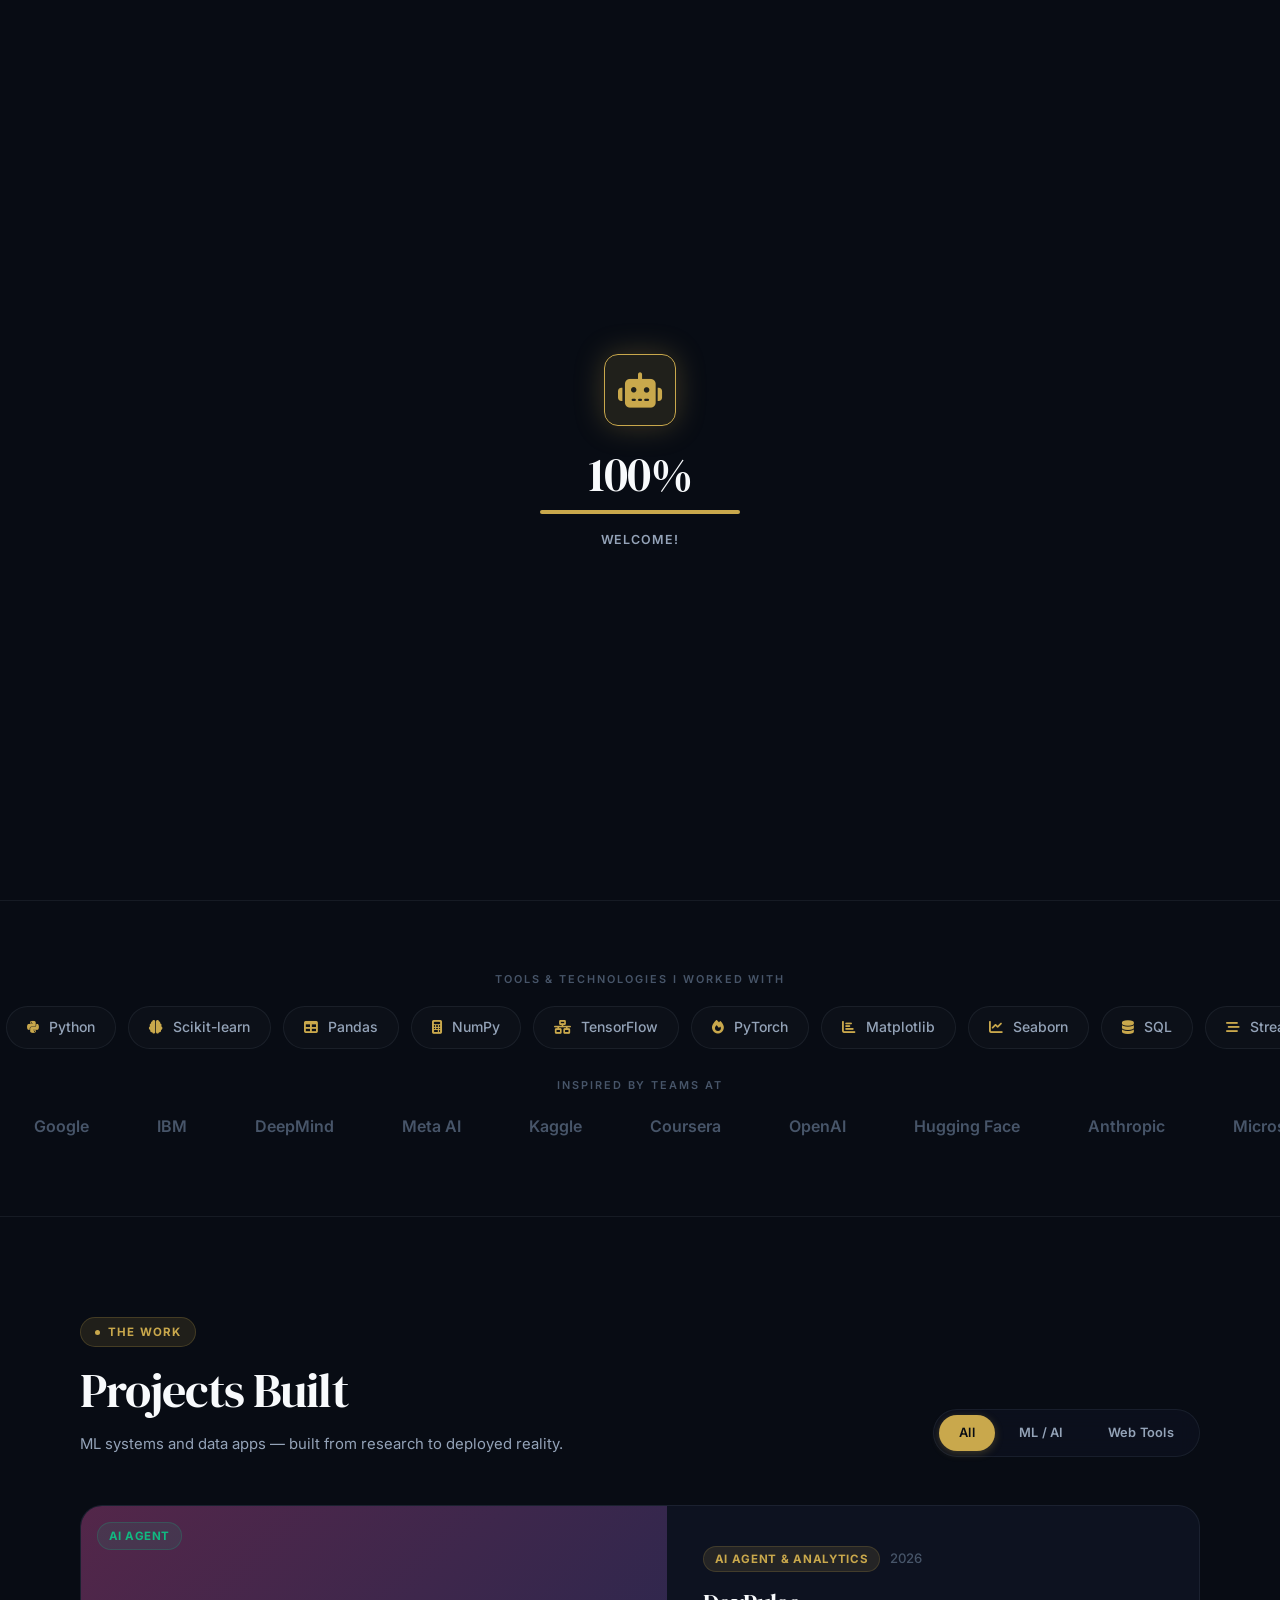
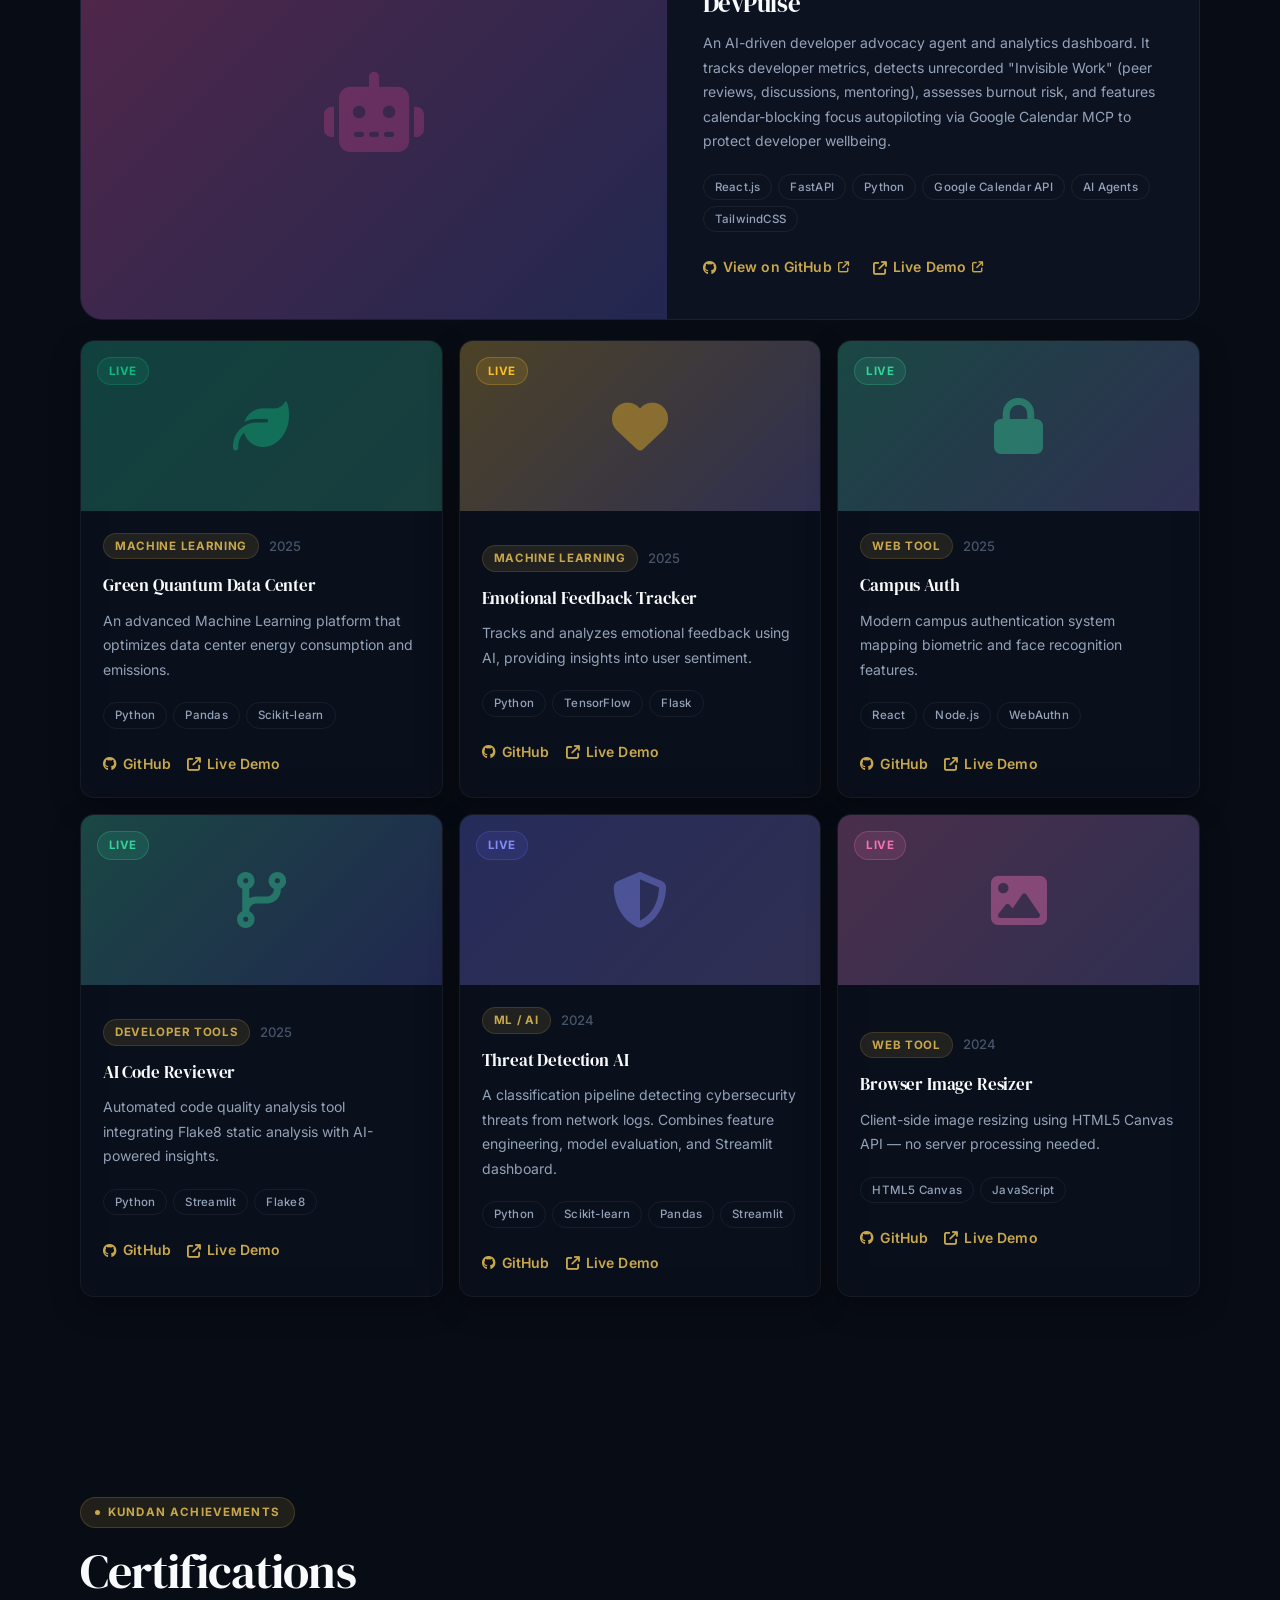
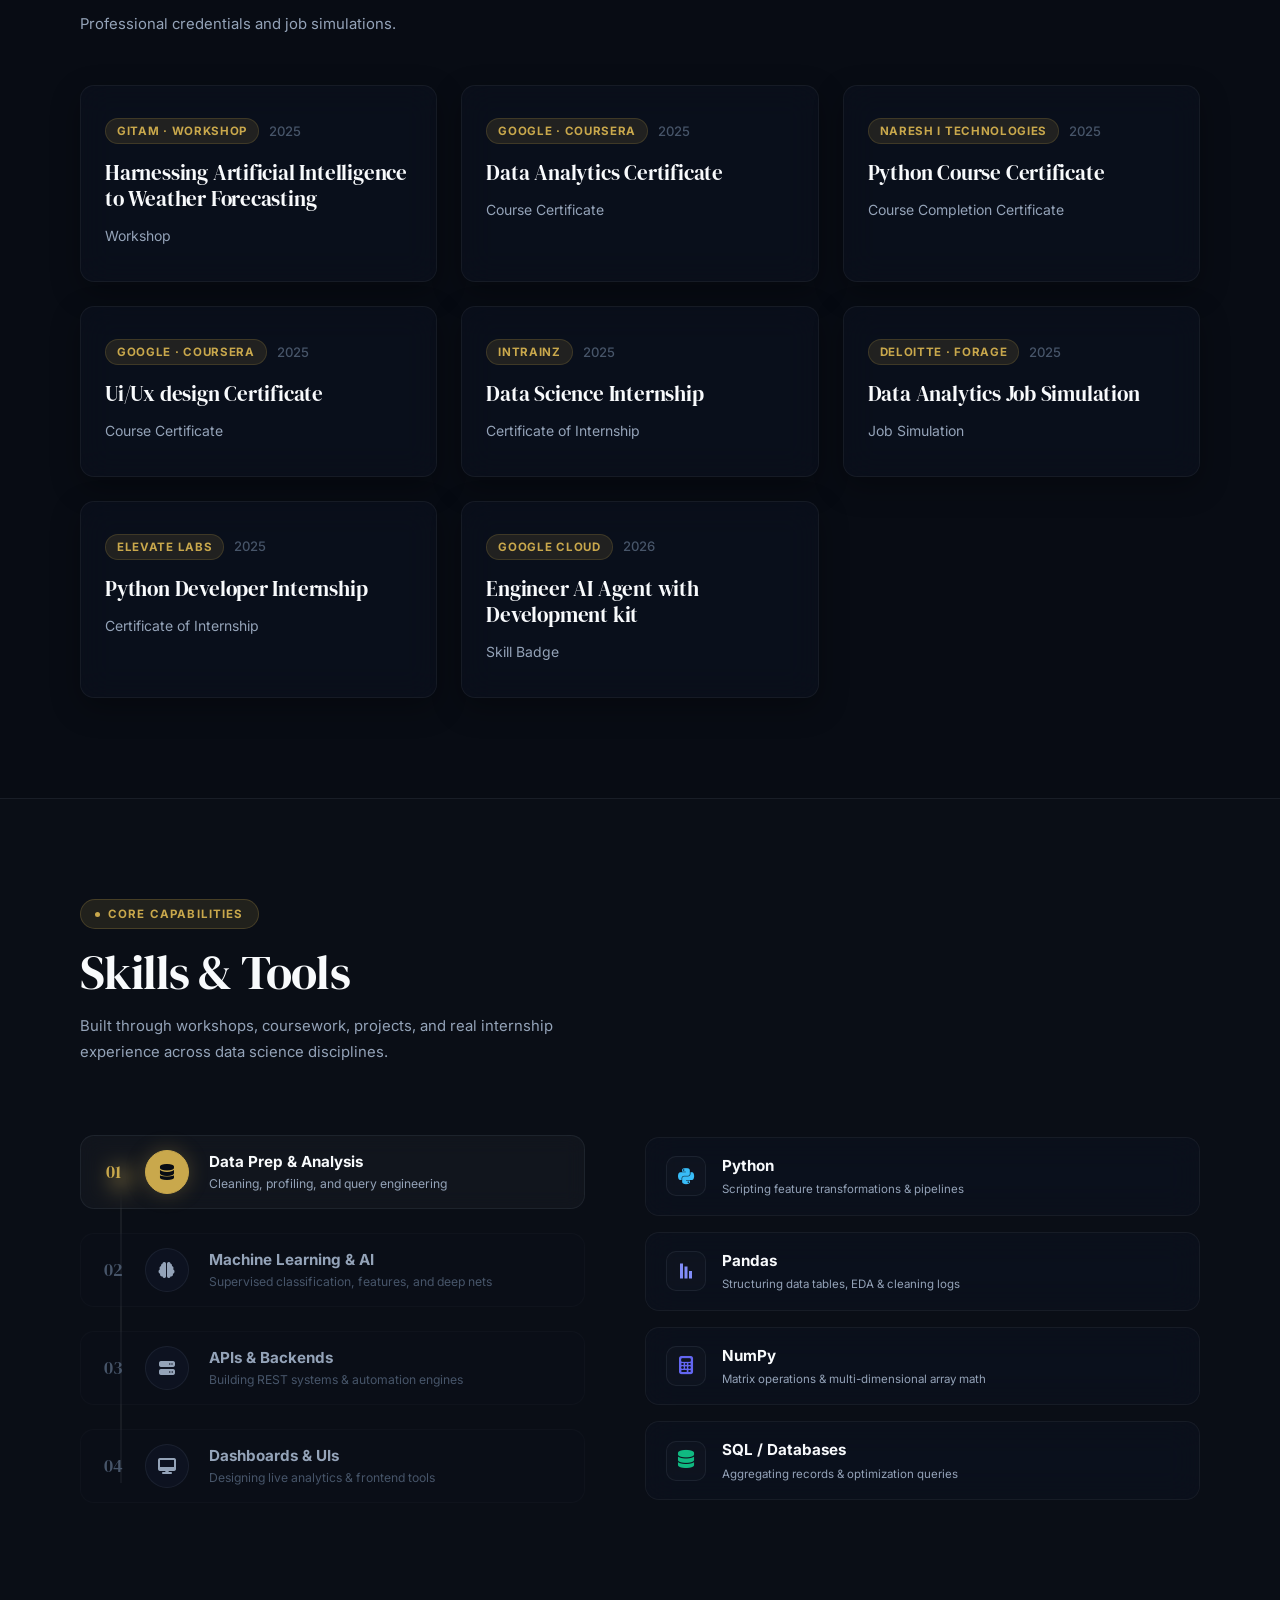
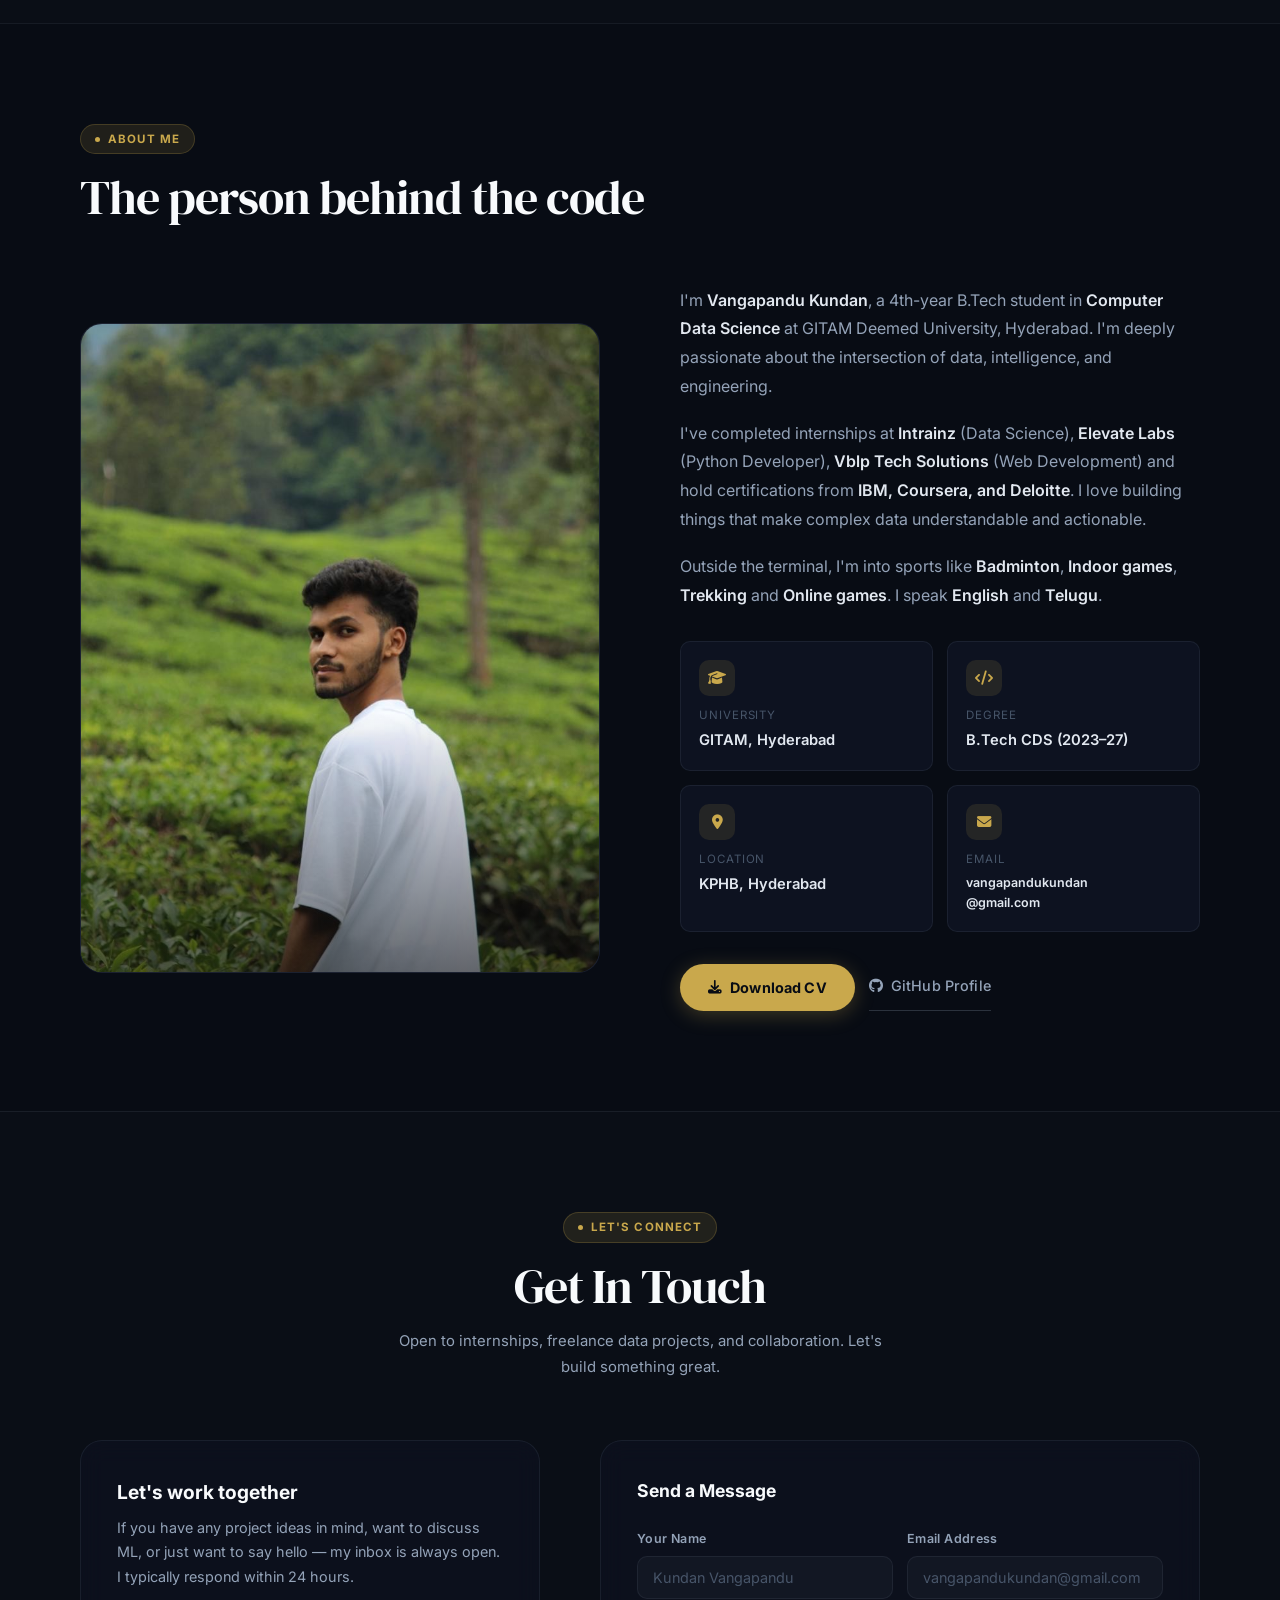
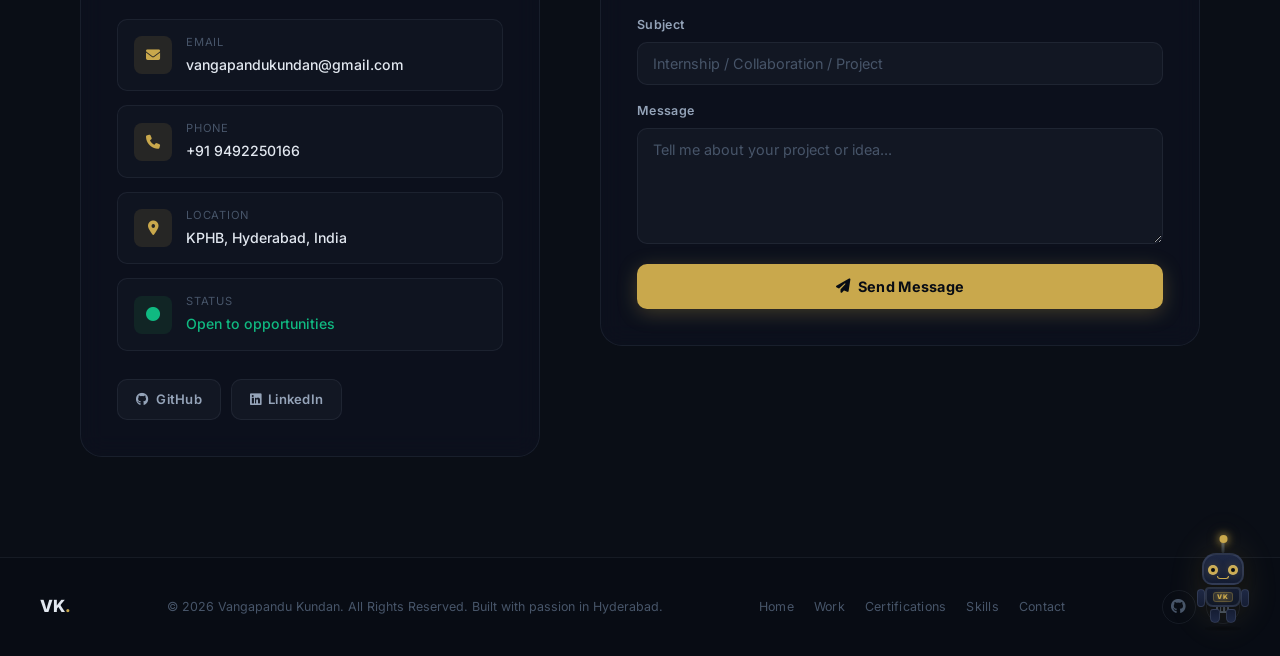
<file: index.html>
<!DOCTYPE html>
<html lang="en">

<head>
  <meta charset="UTF-8">
  <meta name="viewport" content="width=device-width, initial-scale=1.0">
  <title>Vangapandu Kundan — Data Scientist & ML Developer</title>

  <!-- SEO & Social Meta Tags -->
  <meta name="description"
    content="Portfolio of Vangapandu Kundan — 4th Year B.Tech Data Science student specializing in Machine Learning, Python, and AI systems.">
  <meta property="og:title" content="Vangapandu Kundan | Data Scientist">
  <meta property="og:description"
    content="Explore my portfolio featuring predictive ML models, AI apps, and full-stack data science projects built for real-world impact.">
  <meta property="og:type" content="website">
  <meta property="og:image" content="img/kundan_2.jpeg">
  <meta name="author" content="Vangapandu Kundan">

  <link rel="icon" type="image/svg+xml" href="data:image/svg+xml,<svg xmlns='http://www.w3.org/2000/svg' viewBox='0 0 100 100'><rect width='100' height='100' rx='20' fill='%23080C14'/><text y='.9em' font-size='58' x='50%25' text-anchor='middle' dy='0.08em' font-family='system-ui' font-weight='900' fill='%23C9A84C'>VK</text></svg>">
  <link rel="preconnect" href="https://fonts.googleapis.com">
  <link rel="preconnect" href="https://fonts.gstatic.com" crossorigin>
  <link rel="stylesheet" href="css/style.css">
  <link rel="stylesheet" href="https://cdnjs.cloudflare.com/ajax/libs/font-awesome/6.4.0/css/all.min.css">
</head>

<body>

  <!-- ═══ PRELOADER WELCOME SCREEN ════════════════════════════════ -->
  <div id="preloader">
    <div class="preloader-inner">
      <div class="preloader-avatar"><i class="fas fa-robot"></i></div>
      <div class="preloader-pct" id="preloader-pct">00%</div>
      <div class="preloader-bar">
        <div class="preloader-progress" id="preloader-progress"></div>
      </div>
      <div class="preloader-status" id="preloader-status">Initializing...</div>
    </div>
  </div>

  <!-- ═══ CUSTOM CURSOR ═══════════════════════════════════════════ -->
  <div id="cursor"></div>
  <div id="cursor-dot"></div>

  <!-- ═══ MOBILE NAV BACKDROP ════════════════════════════════════ -->
  <div class="nav-backdrop" id="navBackdrop"></div>

  <!-- ═══ MOBILE DRAWER NAV ══════════════════════════════════════ -->
  <nav class="mobile-nav" id="mobileNav">
    <button class="mobile-close" id="mobileClose"><i class="fas fa-xmark"></i></button>
    <a href="#home" class="active">Home</a>
    <a href="#work">Work</a>
    <a href="#certifications">Certifications</a>
    <a href="#skills">Skills</a>
    <a href="#about">About</a>
    <a href="#contact">Contact</a>
    <a href="files/Vangapandu_Kundan_Resume.pdf" download
      style="margin-top:20px; background:var(--accent); color:#080C14; padding:13px 20px; border-radius:100px; text-align:center; font-weight:700;">
      <i class="fas fa-download"></i> Download CV
    </a>
  </nav>

  <!-- ═══ NAVBAR ═════════════════════════════════════════════════ -->
  <header class="navbar" id="navbar">
    <!-- Logo -->
    <a href="#home" class="nav-logo" id="nav-logo">
      <div class="logo-avatar">VK</div>
      Vangapandu Kundan
    </a>

    <!-- Center links -->
    <div class="nav-links">
      <a href="#home" class="active" id="nl-home">Home</a>
      <a href="#work" id="nl-work">Work</a>
      <a href="#certifications" id="nl-certifications">Certifications</a>
      <a href="#skills" id="nl-skills">Skills</a>
      <a href="#about" id="nl-about">About</a>
      <a href="#contact" id="nl-contact">Contact</a>
    </div>

    <!-- Right -->
    <div class="nav-right">
      <!-- Theme Selector -->
      <div class="theme-menu-container">
        <button class="theme-toggle-btn" id="theme-toggle-btn" aria-label="Change Accent Color">
          <i class="fas fa-palette"></i>
        </button>
        <div class="theme-dropdown" id="theme-dropdown">
          <button class="theme-opt-color gold active" data-color="gold" title="Royal Gold"></button>
          <button class="theme-opt-color purple" data-color="purple" title="Electric Indigo"></button>
          <button class="theme-opt-color pink" data-color="pink" title="Cyber Pink"></button>
          <button class="theme-opt-color green" data-color="green" title="Neon Emerald"></button>
          <button class="theme-opt-color blue" data-color="blue" title="Sky Blue"></button>
        </div>
      </div>

      <a href="files/Vangapandu_Kundan_Resume.pdf" download class="hire-btn" id="hire-btn">
        <i class="fas fa-download"></i> Download CV
      </a>
      <div class="hamburger" id="hamburger" role="button" tabindex="0" aria-label="Open menu">
        <span></span><span></span><span></span>
      </div>
    </div>
  </header>

  <!-- ═══════════════════════════════════════════════════════════
     MAIN CONTENT
══════════════════════════════════════════════════════════════ -->
  <main>

    <!-- ─────────────────────────────────────────────────────────
     HERO
───────────────────────────────────────────────────────────── -->
    <section id="home">
      <div class="hero-inner">

        <!-- Left: Text -->
        <div class="hero-text">
          <div class="avail-badge">
            <span class="dot"></span>
            Available for new opportunities
          </div>

          <p class="hero-greeting">Hi there, I'm</p>
          <h1 class="hero-name">Vangapandu Kundan</h1>
          <p class="hero-role" id="hero-role">Data Scientist</p>

          <div class="hero-meta">
            <i class="fas fa-location-dot"></i>
            Hyderabad, India
            
          </div>

<p class="hero-bio">
  I'm a data science student passionate about turning complex datasets into <strong>real, practical impact</strong>. Using Python and machine learning, I design and deploy everything from <strong>predictive analytics dashboards to intelligent AI agents</strong> that automate everyday workflows.
</p>
<div style="margin-top:24px; margin-bottom: 24px; opacity: 0.9;">
  <svg width="140" height="40" viewBox="0 0 150 40" fill="none" xmlns="http://www.w3.org/2000/svg">
    <path d="M10 25 C 15 5, 25 5, 30 25 C 35 15, 45 35, 50 25 C 60 15, 75 15, 80 25 C 95 10, 110 10, 115 25 C 125 15, 135 15, 140 25" stroke="var(--accent)" stroke-width="2" stroke-linecap="round" stroke-linejoin="round" style="stroke-dasharray: 300; stroke-dashoffset: 300; animation: draw-sig 2.5s ease-out 0.5s forwards;"/>
  </svg>
  <style>
    @keyframes draw-sig { to { stroke-dashoffset: 0; } }
  </style>
</div>

          <div class="hero-cta">
            <a href="projects.html" class="btn-primary" id="hero-work-btn">
              <i class="fas fa-bolt"></i> View My Work
            </a>
            <a href="#contact" class="btn-ghost" id="hero-contact-btn">
              Get in Touch <i class="fas fa-arrow-right" style="font-size:0.75rem;"></i>
            </a>
          </div>
        </div>



        
        <!-- Right: Photo + Stats -->
        <div class="hero-visual">
          <div class="hero-photo-wrap">
            <img src="img/kundan_2.jpeg" alt="Vangapandu Kundan"
              onerror="this.style.display='none'; this.parentElement.style.background='linear-gradient(135deg,#16161f,#1e1b4b)'; this.parentElement.innerHTML += '<div style=\'position:absolute;inset:0;display:flex;align-items:center;justify-content:center;font-size:6rem\'>👨‍💻</div>';">
            <div class="photo-overlay"></div>
          </div>

          <!-- Stats -->
          <div class="hero-stats">
            <div class="stat-chip">
              <div class="stat-num">7+</div>
              <div class="stat-lbl">Projects</div>
            </div>
            <div class="stat-chip">
              <div class="stat-num">3</div>
              <div class="stat-lbl">Internships</div>
            </div>
            <div class="stat-chip">
              <div class="stat-num">8+</div>
              <div class="stat-lbl">Certifications</div>
            </div>
            <div class="stat-chip">
              <div class="stat-num">4th</div>
              <div class="stat-lbl">Year B.Tech</div>
            </div>
          </div>
        </div>

      </div>
    </section>

    <!-- ─────────────────────────────────────────────────────────
     TOOLS MARQUEE
───────────────────────────────────────────────────────────── -->
    <section id="tools">
      <!-- Row 1: Tools -->
      <p class="marquee-label">Tools &amp; Technologies I worked with</p>
      <div class="marquee-row">
        <div class="marquee-track" id="t1">
          <!-- repeated twice for seamless loop -->
          <span class="marquee-item"><i class="fab fa-python"></i> Python</span>
          <span class="marquee-item"><i class="fas fa-brain"></i> Scikit-learn</span>
          <span class="marquee-item"><i class="fas fa-table"></i> Pandas</span>
          <span class="marquee-item"><i class="fas fa-calculator"></i> NumPy</span>
          <span class="marquee-item"><i class="fas fa-network-wired"></i> TensorFlow</span>
          <span class="marquee-item"><i class="fas fa-fire"></i> PyTorch</span>
          <span class="marquee-item"><i class="fas fa-chart-bar"></i> Matplotlib</span>
          <span class="marquee-item"><i class="fas fa-chart-line"></i> Seaborn</span>
          <span class="marquee-item"><i class="fas fa-database"></i> SQL</span>
          <span class="marquee-item"><i class="fas fa-stream"></i> Streamlit</span>
          <span class="marquee-item"><i class="fas fa-flask"></i> Flask</span>
          <span class="marquee-item"><i class="fab fa-git-alt"></i> Git</span>
          <span class="marquee-item"><i class="fas fa-book"></i> Jupyter</span>
          <span class="marquee-item"><i class="fas fa-chart-pie"></i> Plotly</span>
          <span class="marquee-item"><i class="fab fa-python"></i> Python</span>
          <span class="marquee-item"><i class="fas fa-brain"></i> Scikit-learn</span>
          <span class="marquee-item"><i class="fas fa-table"></i> Pandas</span>
          <span class="marquee-item"><i class="fas fa-calculator"></i> NumPy</span>
          <span class="marquee-item"><i class="fas fa-network-wired"></i> TensorFlow</span>
          <span class="marquee-item"><i class="fas fa-fire"></i> PyTorch</span>
          <span class="marquee-item"><i class="fas fa-chart-bar"></i> Matplotlib</span>
          <span class="marquee-item"><i class="fas fa-chart-line"></i> Seaborn</span>
          <span class="marquee-item"><i class="fas fa-database"></i> SQL</span>
          <span class="marquee-item"><i class="fas fa-stream"></i> Streamlit</span>
          <span class="marquee-item"><i class="fas fa-flask"></i> Flask</span>
          <span class="marquee-item"><i class="fab fa-git-alt"></i> Git</span>
          <span class="marquee-item"><i class="fas fa-book"></i> Jupyter</span>
          <span class="marquee-item"><i class="fas fa-database"></i> NoSQL</span>
          <span class="marquee-item"><i class="fab fa-html5"></i> HTML</span>
          <span class="marquee-item"><i class="fab fa-css3-alt"></i> Tailwind CSS</span>
          <span class="marquee-item"><i class="fab fa-js"></i> JavaScript</span>
        </div>
      </div>

      <!-- Row 2: Inspired by -->
      <div class="marquee-row" style="margin-top: 28px;">
        <p class="marquee-label" style="margin-bottom: 14px;">Inspired by teams at</p>
        <div class="marquee-track reverse company-row">
          <span class="marquee-item">Google</span>
          <span class="marquee-item">IBM</span>
          <span class="marquee-item">DeepMind</span>
          <span class="marquee-item">Meta AI</span>
          <span class="marquee-item">Kaggle</span>
          <span class="marquee-item">Coursera</span>
          <span class="marquee-item">OpenAI</span>
          <span class="marquee-item">Hugging Face</span>
          <span class="marquee-item">Anthropic</span>
          <span class="marquee-item">Microsoft</span>
          <span class="marquee-item">Deloitte</span>
          <span class="marquee-item">Google</span>
          <span class="marquee-item">IBM</span>
          <span class="marquee-item">DeepMind</span>
          <span class="marquee-item">Meta AI</span>
          <span class="marquee-item">Kaggle</span>
          <span class="marquee-item">Coursera</span>
          <span class="marquee-item">OpenAI</span>
          <span class="marquee-item">Hugging Face</span>
          <span class="marquee-item">Anthropic</span>
          <span class="marquee-item">Microsoft</span>
          <span class="marquee-item">Deloitte</span>
          <span class="marquee-item">VBLP technologies</span>
        </div>
      </div>
    </section>

    <!-- ─────────────────────────────────────────────────────────
     FEATURED WORK
───────────────────────────────────────────────────────────── -->
    <section id="work">
      <div class="container">

        <div class="projects-header reveal">
          <div>
            <div class="section-badge"><span class="dot"></span> The Work</div>
            <h2 class="section-h">Projects Built</h2>
            <p class="section-sub">ML systems and data apps — built from research to deployed reality.</p>
          </div>
          <div class="filter-tabs" id="filterTabs">
            <button class="ftab active" data-f="all" id="ftab-all">All</button>
            <button class="ftab" data-f="ml" id="ftab-ml">ML / AI</button>
            <button class="ftab" data-f="web" id="ftab-web">Web Tools</button>
          </div>
        </div>

        <!-- Featured Large Card -->
        <div class="project-featured reveal" data-cat="ml" id="proj-featured">
          <div class="proj-img">
            <div class="proj-gradient"
              style="background: linear-gradient(135deg, rgba(236,72,153,0.3) 0%, rgba(99,102,241,0.2) 100%);"></div>
            <span class="proj-badge">AI Agent</span>
            <i class="fas fa-robot proj-icon-big" style="color:#ec4899;"></i>
          </div>
          <div class="proj-body">
            <div class="proj-meta">
              <span class="proj-type">AI Agent &amp; Analytics</span>
              <span class="proj-year">2026</span>
            </div>
            <h3 class="proj-title">DevPulse</h3>
            <p class="proj-desc">
              An AI-driven developer advocacy agent and analytics dashboard. It tracks developer metrics, detects unrecorded "Invisible Work" (peer reviews, discussions, mentoring), assesses burnout risk, and features calendar-blocking focus autopiloting via Google Calendar MCP to protect developer wellbeing.
            </p>
            <div class="proj-pills">
              <span class="proj-pill">React.js</span>
              <span class="proj-pill">FastAPI</span>
              <span class="proj-pill">Python</span>
              <span class="proj-pill">Google Calendar API</span>
              <span class="proj-pill">AI Agents</span>
              <span class="proj-pill">TailwindCSS</span>
            </div>
            <div style="display:flex; gap:24px; flex-wrap:wrap;">
              <a href="https://github.com/vangapandukundan/DevPulse" target="_blank" class="proj-link"
                id="feat-github">
                <i class="fab fa-github"></i> View on GitHub <i class="fas fa-arrow-up-right-from-square"
                  style="font-size:0.7rem;"></i>
              </a>
              <a href="https://dev-pulse-sigma-taupe.vercel.app/" target="_blank"
                class="proj-link" id="feat-demo">
                <i class="fas fa-external-link"></i> Live Demo <i class="fas fa-arrow-up-right-from-square"
                  style="font-size:0.7rem;"></i>
              </a>
            </div>
          </div>
        </div>

        <!-- 6 Small Cards -->
        <div class="projects-grid" id="projGrid">

          <!-- Green Quantum Data Center Optimization -->
          <div class="proj-card reveal reveal-d1" data-cat="ml" id="proj7">
            <div class="proj-img">
              <div class="proj-gradient"
                style="background: linear-gradient(135deg, rgba(16,185,129,0.25), rgba(52,211,153,0.2));"></div>
              <span class="proj-badge"
                style="background:rgba(16,185,129,0.12); border-color:rgba(16,185,129,0.25); color:#10b981;">Live</span>
              <i class="fas fa-leaf proj-icon-big" style="color:#10b981; font-size:3.5rem; opacity:0.4;"></i>
            </div>
            <div class="proj-body">
              <div class="proj-meta">
                <span class="proj-type">Machine Learning</span>
                <span class="proj-year">2025</span>
              </div>
              <h3 class="proj-title">Green Quantum Data Center</h3>
              <p class="proj-desc">An advanced Machine Learning platform that optimizes data center energy consumption
                and emissions.</p>
              <div class="proj-pills">
                <span class="proj-pill">Python</span>
                <span class="proj-pill">Pandas</span>
                <span class="proj-pill">Scikit-learn</span>
              </div>
              <div style="display:flex;gap:16px;flex-wrap:wrap;">
                <a href="https://github.com/vangapandukundan/green_dc_project" target="_blank" class="proj-link"><i
                    class="fab fa-github"></i> GitHub</a>
                <a href="https://green-dc-predictor.streamlit.app/" target="_blank" class="proj-link"><i
                    class="fas fa-external-link"></i> Live Demo</a>
              </div>
            </div>
          </div>

          <!-- Emotional Feedback Tracker -->
          <div class="proj-card reveal reveal-d2" data-cat="ml" id="proj6">
            <div class="proj-img">
              <div class="proj-gradient"
                style="background: linear-gradient(135deg, rgba(251,191,36,0.25), rgba(167,139,250,0.2));"></div>
              <span class="proj-badge"
                style="background:rgba(251,191,36,0.12); border-color:rgba(251,191,36,0.25); color:#fbbf24;">Live</span>
              <i class="fas fa-heart proj-icon-big" style="color:#fbbf24; font-size:3.5rem; opacity:0.4;"></i>
            </div>
            <div class="proj-body">
              <div class="proj-meta">
                <span class="proj-type">Machine Learning</span>
                <span class="proj-year">2025</span>
              </div>
              <h3 class="proj-title">Emotional Feedback Tracker</h3>
              <p class="proj-desc">Tracks and analyzes emotional feedback using AI, providing insights into user
                sentiment.</p>
              <div class="proj-pills">
                <span class="proj-pill">Python</span>
                <span class="proj-pill">TensorFlow</span>
                <span class="proj-pill">Flask</span>
              </div>
              <div style="display:flex;gap:16px;flex-wrap:wrap;">
                <a href="https://github.com/vangapandukundan/EmotionalFeedbackTracker" target="_blank"
                  class="proj-link"><i class="fab fa-github"></i> GitHub</a>
                <a href="https://lumina-emotion-tracker.vercel.app/" target="_blank" class="proj-link"><i
                    class="fas fa-external-link"></i> Live Demo</a>
              </div>
            </div>
          </div>

          <!-- Campus Auth -->
          <div class="proj-card reveal reveal-d3" data-cat="web" id="proj5">
            <div class="proj-img">
              <div class="proj-gradient"
                style="background: linear-gradient(135deg, rgba(52,211,153,0.25), rgba(167,139,250,0.2));"></div>
              <span class="proj-badge"
                style="background:rgba(52,211,153,0.12); border-color:rgba(52,211,153,0.25); color:#34d399;">Live</span>
              <i class="fas fa-lock proj-icon-big" style="color:#34d399; font-size:3.5rem; opacity:0.4;"></i>
            </div>
            <div class="proj-body">
              <div class="proj-meta">
                <span class="proj-type">Web Tool</span>
                <span class="proj-year">2025</span>
              </div>
              <h3 class="proj-title">Campus Auth</h3>
              <p class="proj-desc">Modern campus authentication system mapping biometric and face recognition features.
              </p>
              <div class="proj-pills">
                <span class="proj-pill">React</span>
                <span class="proj-pill">Node.js</span>
                <span class="proj-pill">WebAuthn</span>
              </div>
              <div style="display:flex;gap:16px;flex-wrap:wrap;">
                <a href="https://github.com/vangapandukundan/campus-auth" target="_blank" class="proj-link"><i
                    class="fab fa-github"></i> GitHub</a>
                <a href="https://campus-auth.vercel.app/login" target="_blank" class="proj-link"><i
                    class="fas fa-external-link"></i> Live Demo</a>
              </div>
            </div>
          </div>

          <!-- AI Code Reviewer -->
          <div class="proj-card reveal reveal-d1" data-cat="ml" id="proj2">
            <div class="proj-img">
              <div class="proj-gradient"
                style="background: linear-gradient(135deg, rgba(52,211,153,0.25), rgba(99,102,241,0.2));"></div>
              <span class="proj-badge"
                style="background:rgba(52,211,153,0.12); border-color:rgba(52,211,153,0.25); color:#34d399;">Live</span>
              <i class="fas fa-code-branch proj-icon-big" style="color:#34d399; font-size:3.5rem; opacity:0.4;"></i>
            </div>
            <div class="proj-body">
              <div class="proj-meta">
                <span class="proj-type">Developer Tools</span>
                <span class="proj-year">2025</span>
              </div>
              <h3 class="proj-title">AI Code Reviewer</h3>
              <p class="proj-desc">Automated code quality analysis tool integrating Flake8 static analysis with
                AI-powered insights.</p>
              <div class="proj-pills">
                <span class="proj-pill">Python</span>
                <span class="proj-pill">Streamlit</span>
                <span class="proj-pill">Flake8</span>
              </div>
              <div style="display:flex;gap:16px;flex-wrap:wrap;">
                <a href="https://github.com/vangapandukundan/ai-code-reviewer" target="_blank" class="proj-link"><i
                    class="fab fa-github"></i> GitHub</a>
                <a href="https://jgmqxoaptndlsravfmjpxg.streamlit.app/" target="_blank" class="proj-link"><i
                    class="fas fa-external-link"></i> Live Demo</a>
              </div>
            </div>
          </div>

          <!-- Threat Detection AI -->
          <div class="proj-card reveal reveal-d2" data-cat="ml" id="proj1">
            <div class="proj-img">
              <div class="proj-gradient"
                style="background: linear-gradient(135deg, rgba(99,102,241,0.25), rgba(167,139,250,0.2));"></div>
              <span class="proj-badge"
                style="background:rgba(99,102,241,0.12); border-color:rgba(99,102,241,0.25); color:#818cf8;">Live</span>
              <i class="fas fa-shield-alt proj-icon-big" style="color:#818cf8; font-size:3.5rem; opacity:0.4;"></i>
            </div>
            <div class="proj-body">
              <div class="proj-meta">
                <span class="proj-type">ML / AI</span>
                <span class="proj-year">2024</span>
              </div>
              <h3 class="proj-title">Threat Detection AI</h3>
              <p class="proj-desc">A classification pipeline detecting cybersecurity threats from network logs. Combines feature engineering, model evaluation, and Streamlit dashboard.</p>
              <div class="proj-pills">
                <span class="proj-pill">Python</span>
                <span class="proj-pill">Scikit-learn</span>
                <span class="proj-pill">Pandas</span>
                <span class="proj-pill">Streamlit</span>
              </div>
              <div style="display:flex;gap:16px;flex-wrap:wrap;">
                <a href="https://github.com/vangapandukundan/Threat-Detection-AI" target="_blank" class="proj-link"><i
                    class="fab fa-github"></i> GitHub</a>
                <a href="https://threat-detection-ai-sfmyghe6azj9pr29x8yaon.streamlit.app/" target="_blank" class="proj-link"><i
                    class="fas fa-external-link"></i> Live Demo</a>
              </div>
            </div>
          </div>

          <!-- Browser Image Resizer -->
          <div class="proj-card reveal reveal-d3" data-cat="web" id="proj4">
            <div class="proj-img">
              <div class="proj-gradient"
                style="background: linear-gradient(135deg, rgba(244,114,182,0.25), rgba(167,139,250,0.2));"></div>
              <span class="proj-badge"
                style="background:rgba(244,114,182,0.12); border-color:rgba(244,114,182,0.25); color:#f472b6;">Live</span>
              <i class="fas fa-image proj-icon-big" style="color:#f472b6; font-size:3.5rem; opacity:0.4;"></i>
            </div>
            <div class="proj-body">
              <div class="proj-meta">
                <span class="proj-type">Web Tool</span>
                <span class="proj-year">2024</span>
              </div>
              <h3 class="proj-title">Browser Image Resizer</h3>
              <p class="proj-desc">Client-side image resizing using HTML5 Canvas API — no server processing needed.</p>
              <div class="proj-pills">
                <span class="proj-pill">HTML5 Canvas</span>
                <span class="proj-pill">JavaScript</span>
              </div>
              <div style="display:flex;gap:16px;flex-wrap:wrap;">
                <a href="https://github.com/vangapandukundan/Image_Resizer/blob/main/index.html" target="_blank"
                  class="proj-link"><i class="fab fa-github"></i> GitHub</a>
                <a href="https://vangapandukundan.github.io/Image_Resizer/" target="_blank" class="proj-link"><i
                    class="fas fa-external-link"></i> Live Demo</a>
              </div>
            </div>
          </div>

        </div>
      </div>
    </section>

    <!-- ─────────────────────────────────────────────────────────
     CERTIFICATIONS
───────────────────────────────────────────────────────────── -->
    <section id="certifications" style="padding: 100px 0;">
      <div class="container">

        <div class="reveal">
          <div class="section-badge"><span class="dot"></span> Kundan Achievements</div>
          <h2 class="section-h">Certifications</h2>
          <p class="section-sub">Professional credentials and job simulations.</p>
        </div>

        <div class="certifications-grid"
          style="display: grid; grid-template-columns: repeat(auto-fit, minmax(300px, 1fr)); gap: 24px; margin-top: 48px;">

          <!-- Cert 1: AI Weather -->
          <a href="https://drive.google.com/file/d/1Kjc8iJ3PhNnvKCoBE99qNkr5UQDOizk-/view?usp=sharing" target="_blank"
            class="proj-card reveal" style="text-decoration: none; color: inherit; display: block;">
            <div class="proj-body" style="padding: 32px 24px;">
              <div class="proj-meta">
                <span class="proj-type">Gitam · Workshop</span>
                <span class="proj-year">2025</span>
              </div>
              <h3 class="proj-title" style="font-size: 1.3rem;">Harnessing Artificial Intelligence to Weather
                Forecasting</h3>
              <p class="proj-desc" style="margin-bottom: 0;">Workshop</p>
            </div>
          </a>

          <!-- Cert 2: Google Data Analytics -->
          <a href="https://drive.google.com/file/d/14QE3PVWPu8PL6GlwsMmwWtS_7yHHeRk-/view?usp=sharing" target="_blank"
            class="proj-card reveal reveal-d4" style="text-decoration: none; color: inherit; display: block;">
            <div class="proj-body" style="padding: 32px 24px;">
              <div class="proj-meta">
                <span class="proj-type">Google · Coursera</span>
                <span class="proj-year">2025</span>
              </div>
              <h3 class="proj-title" style="font-size: 1.3rem;">Data Analytics Certificate</h3>
              <p class="proj-desc" style="margin-bottom: 0;">Course Certificate</p>
            </div>
          </a>

          <!-- cert 3 python-->
          <a href="https://drive.google.com/file/d/1eZ3j85PAicDU8UP25I_w2NIdBDDTiY0W/view?usp=sharing" target="_blank"
            class="proj-card reveal reveal-d5" style="text-decoration: none; color: inherit; display: block;">
            <div class="proj-body" style="padding: 32px 24px;">
              <div class="proj-meta">
                <span class="proj-type">Naresh i Technologies</span>
                <span class="proj-year">2025</span>
              </div>
              <h3 class="proj-title" style="font-size: 1.3rem;">Python Course Certificate</h3>
              <p class="proj-desc" style="margin-bottom: 0;">Course Completion Certificate</p>
            </div>
          </a>

          <!-- Cert 4: UI/UX -->
          <a href="https://drive.google.com/file/d/1qdOD5XtbqDVZhEKaXCDKO2ws9F8GXkeL/view?usp=sharing" target="_blank"
            class="proj-card reveal reveal-d5" style="text-decoration: none; color: inherit; display: block;">
            <div class="proj-body" style="padding: 32px 24px;">
              <div class="proj-meta">
                <span class="proj-type">Google · Coursera</span>
                <span class="proj-year">2025</span>
              </div>
              <h3 class="proj-title" style="font-size: 1.3rem;">Ui/Ux design Certificate</h3>
              <p class="proj-desc" style="margin-bottom: 0;">Course Certificate</p>
            </div>
          </a>

          <!-- Cert 5: Data Science Internship -->
          <a href="certificates/Internship Certificate.pdf" target="_blank" class="proj-card reveal reveal-d2"
            style="text-decoration: none; color: inherit; display: block;">
            <div class="proj-body" style="padding: 32px 24px;">
              <div class="proj-meta">
                <span class="proj-type">Intrainz</span>
                <span class="proj-year">2025</span>
              </div>
              <h3 class="proj-title" style="font-size: 1.3rem;">Data Science Internship</h3>
              <p class="proj-desc" style="margin-bottom: 0;"> Certificate of Internship</p>
            </div>
          </a>

          <!-- Cert 6: Data Analytics Simulation -->
          <a href="certificates/Deloitte job simulation.pdf" target="_blank"
            class="proj-card reveal reveal-d1" style="text-decoration: none; color: inherit; display: block;">
            <div class="proj-body" style="padding: 32px 24px;">
              <div class="proj-meta">
                <span class="proj-type">Deloitte · Forage</span>
                <span class="proj-year">2025</span>
              </div>
              <h3 class="proj-title" style="font-size: 1.3rem;">Data Analytics Job Simulation</h3>
              <p class="proj-desc" style="margin-bottom: 0;">Job Simulation</p>
            </div>
          </a>

          <!-- Cert 7: Python Dev -->
          <a href="certificates/Elevate labs Internship Certificate.pdf" target="_blank"
            class="proj-card reveal reveal-d3" style="text-decoration: none; color: inherit; display: block;">
            <div class="proj-body" style="padding: 32px 24px;">
              <div class="proj-meta">
                <span class="proj-type">Elevate Labs</span>
                <span class="proj-year">2025</span>
              </div>
              <h3 class="proj-title" style="font-size: 1.3rem;">Python Developer Internship</h3>
              <p class="proj-desc" style="margin-bottom: 0;">Certificate of Internship</p>
            </div>
          </a>

          <!-- Cert 8: skill batch -->
          <a href="https://www.credly.com/badges/6739cc4a-7136-4fb3-8d9a-9626e827798c/public_url" target="_blank"
            class="proj-card reveal reveal-d3" style="text-decoration: none; color: inherit; display: block;">
            <div class="proj-body" style="padding: 32px 24px;">
              <div class="proj-meta">
                <span class="proj-type">Google Cloud</span>
                <span class="proj-year">2026</span>
              </div>
              <h3 class="proj-title" style="font-size: 1.3rem;">Engineer AI Agent with Development kit </h3>
              <p class="proj-desc" style="margin-bottom: 0;">Skill Badge</p>
            </div>
          </a>
        </div>
      </div>
    </section>

    <!-- ─────────────────────────────────────────────────────────
     SKILLS
───────────────────────────────────────────────────────────── -->
    <section id="skills">
      <div class="container">

        <div class="reveal" style="max-width:580px;">
          <div class="section-badge"><span class="dot"></span> Core Capabilities</div>
          <h2 class="section-h">Skills &amp; Tools</h2>
          <p class="section-sub">Built through workshops, coursework, projects, and real internship experience across data science disciplines.</p>
        </div>

        <div class="skills-container pipeline-layout">
          <!-- Left Column: Interactive Pipeline Flowchart -->
          <div class="pipeline-flow reveal">
            <div class="pipeline-track-line">
              <div class="pipeline-glowing-dot" id="pipelineDot"></div>
            </div>

            <!-- Stage 1 -->
            <div class="pipeline-stage active" data-id="ingestion">
              <div class="stage-num">01</div>
              <div class="stage-icon"><i class="fas fa-database"></i></div>
              <div class="stage-details">
                <span class="stage-title">Data Prep &amp; Analysis</span>
                <span class="stage-desc">Cleaning, profiling, and query engineering</span>
              </div>
            </div>

            <!-- Stage 2 -->
            <div class="pipeline-stage" data-id="modeling">
              <div class="stage-num">02</div>
              <div class="stage-icon"><i class="fas fa-brain"></i></div>
              <div class="stage-details">
                <span class="stage-title">Machine Learning &amp; AI</span>
                <span class="stage-desc">Supervised classification, features, and deep nets</span>
              </div>
            </div>

            <!-- Stage 3 -->
            <div class="pipeline-stage" data-id="deployment">
              <div class="stage-num">03</div>
              <div class="stage-icon"><i class="fas fa-server"></i></div>
              <div class="stage-details">
                <span class="stage-title">APIs &amp; Backends</span>
                <span class="stage-desc">Building REST systems &amp; automation engines</span>
              </div>
            </div>

            <!-- Stage 4 -->
            <div class="pipeline-stage" data-id="interface">
              <div class="stage-num">04</div>
              <div class="stage-icon"><i class="fas fa-desktop"></i></div>
              <div class="stage-details">
                <span class="stage-title">Dashboards &amp; UIs</span>
                <span class="stage-desc">Designing live analytics &amp; frontend tools</span>
              </div>
            </div>
          </div>

          <!-- Right Column: Pipeline Skills Pane -->
          <div class="pipeline-display-pane reveal reveal-d1" id="pipelineSkillsPane">
            <!-- Dynamically populated by JS -->
          </div>
        </div>

      </div>
    </section>

    <!-- ─────────────────────────────────────────────────────────
     ABOUT
───────────────────────────────────────────────────────────── -->
    <section id="about">
      <div class="container">

        <div class="reveal">
          <div class="section-badge"><span class="dot"></span> About Me</div>
          <h2 class="section-h">The person behind the code</h2>
        </div>

        <div class="about-grid">

          <div class="about-photo reveal">
            <img src="img/kundan.jpg" alt="Vangapandu Kundan">
          </div>

          <div class="about-content reveal reveal-d2">
            <p class="about-text">
              I'm <strong>Vangapandu Kundan</strong>, a 4th-year B.Tech student in
              <strong>Computer Data Science</strong> at GITAM Deemed University, Hyderabad.
              I'm deeply passionate about the intersection of data, intelligence, and engineering.
            </p>
            <p class="about-text">
              I've completed internships at <strong>Intrainz</strong> (Data Science),
              <strong>Elevate Labs</strong> (Python Developer), <strong>Vblp Tech Solutions</strong> (Web Development) and hold certifications from
              <strong>IBM, Coursera, and Deloitte</strong>. I love building things that make
              complex data understandable and actionable.
            </p>
            <p class="about-text">
              Outside the terminal, I'm into sports like <strong>Badminton</strong>,
              <strong>Indoor games</strong>, <strong>Trekking</strong> and <strong>Online games</strong>. I speak <strong>English</strong> and <strong>Telugu</strong>.
            </p>

            <div class="about-facts">
              <div class="fact-item reveal">
                <div class="fact-icon"><i class="fas fa-graduation-cap"></i></div>
                <div class="fact-label">University</div>
                <div class="fact-value">GITAM, Hyderabad</div>
              </div>
              <div class="fact-item reveal reveal-d1">
                <div class="fact-icon"><i class="fas fa-code"></i></div>
                <div class="fact-label">Degree</div>
                <div class="fact-value">B.Tech CDS (2023–27)</div>
              </div>
              <div class="fact-item reveal reveal-d2">
                <div class="fact-icon"><i class="fas fa-map-marker-alt"></i></div>
                <div class="fact-label">Location</div>
                <div class="fact-value">KPHB, Hyderabad</div>
              </div>
              <div class="fact-item reveal reveal-d3">
                <div class="fact-icon"><i class="fas fa-envelope"></i></div>
                <div class="fact-label">Email</div>
                <div class="fact-value" style="font-size:0.78rem;">vangapandukundan<br>@gmail.com</div>
              </div>
            </div>

            <div style="margin-top:32px; display:flex; gap:14px; flex-wrap:wrap;">
              <a href="files/Vangapandu_Kundan_Resume.pdf" download class="btn-primary" id="about-dl-btn">
                <i class="fas fa-download"></i> Download CV
              </a>
              <a href="https://github.com/vangapandukundan" target="_blank" class="btn-ghost" id="about-gh-btn">
                <i class="fab fa-github"></i> GitHub Profile
              </a>
            </div>
          </div>

        </div>
      </div>
    </section>

    <!-- ─────────────────────────────────────────────────────────
     CONTACT
───────────────────────────────────────────────────────────── -->
    <section id="contact">
      <div class="container">

        <div class="reveal" style="text-align:center; max-width:560px; margin:0 auto; margin-bottom:60px;">
          <div class="section-badge" style="justify-content:center;"><span class="dot"></span> Let's Connect</div>
          <h2 class="section-h">Get In Touch</h2>
          <p class="section-sub" style="margin:14px auto 0;">
            Open to internships, freelance data projects, and collaboration. Let's build something great.
          </p>
        </div>

        <div class="contact-grid">

          <!-- Info Column -->
          <div class="contact-info-card reveal">
            <h3 class="contact-info-title">Let's work together</h3>
            <p class="contact-info-text">
              If you have any project ideas in mind, want to discuss ML, or just want to say hello — my inbox is always open. I typically respond within 24 hours.
            </p>

            <div class="cinfo-items">
              <div class="cinfo-item">
                <div class="cinfo-icon"><i class="fas fa-envelope"></i></div>
                <div>
                  <div class="cinfo-lbl">Email</div>
                  <div class="cinfo-val"><a href="mailto:vangapandukundan@gmail.com">vangapandukundan@gmail.com</a>
                  </div>
                </div>
              </div>
              <div class="cinfo-item">
                <div class="cinfo-icon"><i class="fas fa-phone"></i></div>
                <div>
                  <div class="cinfo-lbl">Phone</div>
                  <div class="cinfo-val"><a href="tel:+919492250166">+91 9492250166</a></div>
                </div>
              </div>
              <div class="cinfo-item">
                <div class="cinfo-icon"><i class="fas fa-map-marker-alt"></i></div>
                <div>
                  <div class="cinfo-lbl">Location</div>
                  <div class="cinfo-val">KPHB, Hyderabad, India</div>
                </div>
              </div>
              <div class="cinfo-item">
                <div class="cinfo-icon" style="background:rgba(34,197,94,0.1); color:var(--green);"><i
                    class="fas fa-circle"></i></div>
                <div>
                  <div class="cinfo-lbl">Status</div>
                  <div class="cinfo-val" style="color:var(--green);">Open to opportunities</div>
                </div>
              </div>
            </div>

            <div class="social-row">
              <a href="https://github.com/vangapandukundan" target="_blank" class="social-btn" id="c-github-btn">
                <i class="fab fa-github"></i> GitHub
              </a>
              <a href="https://www.linkedin.com/in/kundan-student" target="_blank" class="social-btn"
                id="c-linkedin-btn">
                <i class="fab fa-linkedin"></i> LinkedIn
              </a>
            </div>
          </div>

          <!-- Form -->
          <div class="reveal reveal-d2">
            <div class="contact-form-wrap">
              <h3 class="form-title">Send a Message</h3>
              <form action="https://formspree.io/f/xblbelbd" method="POST" class="contact-form" id="contact-form">
                <div class="form-row">
                  <div class="form-group">
                    <label class="form-label" for="name">Your Name</label>
                    <input type="text" id="name" name="name" required class="form-control" placeholder="Kundan Vangapandu">
                  </div>
                  <div class="form-group">
                    <label class="form-label" for="email">Email Address</label>
                    <input type="email" id="email" name="email" required class="form-control"
                      placeholder="vangapandukundan@gmail.com">
                  </div>
                </div>
                <div class="form-group">
                  <label class="form-label" for="subject">Subject</label>
                  <input type="text" id="subject" name="subject" class="form-control"
                    placeholder="Internship / Collaboration / Project">
                </div>
                <div class="form-group">
                  <label class="form-label" for="message">Message</label>
                  <textarea id="message" name="message" rows="5" required class="form-control"
                    placeholder="Tell me about your project or idea..."></textarea>
                </div>
                <button type="submit" class="submit-btn" id="submit-btn">
                  <i class="fas fa-paper-plane"></i> Send Message
                </button>
              </form>
            </div>
          </div>

        </div>
      </div>
    </section>

  </main>

  <!-- ═══ FOOTER ═════════════════════════════════════════════════ -->
  <footer>
    <div class="footer-logo">VK<span>.</span></div>
    <p class="footer-copy">© 2026 Vangapandu Kundan. All Rights Reserved. Built with passion in Hyderabad.</p>
    <div class="footer-links">
      <a href="#home">Home</a>
      <a href="#work">Work</a>
      <a href="#certifications">Certifications</a>
      <a href="#skills">Skills</a>
      <a href="#contact">Contact</a>
    </div>
    <div class="footer-socials">
      <a href="https://github.com/vangapandukundan" target="_blank" aria-label="GitHub" class="footer-social-btn"><i class="fab fa-github"></i></a>
      <a href="https://www.linkedin.com/in/kundan-student" target="_blank" aria-label="LinkedIn" class="footer-social-btn"><i class="fab fa-linkedin"></i></a>
    </div>
  </footer>

  <!-- AI Assistant — Animated Robot Character -->
  <div id="ai-assistant">
    <!-- Robot Character -->
    <div id="ai-btn" role="button" tabindex="0" aria-label="Open AI Assistant">
      <div class="robot-speech-bubble">Ask Me! 💬</div>
      <div class="robot-unread-badge" id="robot-unread-badge"></div>
      <div class="robot-inner">
        <div class="robot-antenna"><div class="antenna-ball"></div></div>
        <div class="robot-head">
          <div class="robot-eye left"><div class="robot-pupil"></div></div>
          <div class="robot-eye right"><div class="robot-pupil"></div></div>
          <div class="robot-mouth"></div>
        </div>
        <div class="robot-body"><div class="robot-screen">VK</div></div>
        <div class="robot-arm left"></div>
        <div class="robot-arm right"></div>
        <div class="robot-legs">
          <div class="robot-leg left"></div>
          <div class="robot-leg right"></div>
        </div>
      </div>
      <div class="robot-shadow"></div>
    </div>

    <!-- Chat Window -->
    <div id="ai-chat-window" class="hidden">
      <div class="ai-header" id="ai-header">
        <div class="ai-header-profile">
          <div class="ai-avatar"><i class="fas fa-robot"></i></div>
          <div>
            <div class="ai-name">Kundan AI</div>
            <div class="ai-status"><span class="status-dot"></span> Online &amp; Ready</div>
          </div>
        </div>
        <div class="ai-header-actions">
          <button class="ai-hdr-btn" id="ai-clear-btn" title="Clear chat" aria-label="Clear chat history">
            <i class="fas fa-trash-can"></i>
          </button>
          <button class="ai-hdr-btn" id="ai-minimize-btn" title="Minimize" aria-label="Minimize chat">
            <i class="fas fa-minus"></i>
          </button>
          <button id="ai-close-btn" aria-label="Close Chat"><i class="fas fa-times"></i></button>
        </div>
      </div>
      <div class="ai-body" id="ai-body">
        <div class="ai-date-divider"><span>Today</span></div>
        <div class="ai-msg bot">
          <div class="ai-msg-content">
            Hey there! I'm Kundan's virtual helper. Ask me anything about his projects, skills, or how to get in touch! 🚀<br><br>
            Here's what I can help with:
            <ul>
              <li>💻 Explore his projects (like <strong>DevPulse</strong>)</li>
              <li>⚡ Detail his skills &amp; tech stack</li>
              <li>🎓 Check out his certifications</li>
              <li>✉️ Find out how to get in touch</li>
            </ul>
            What would you like to know?
          </div>
          <div class="ai-msg-time" id="ai-welcome-time"></div>
        </div>
      </div>
      <div class="ai-options" id="ai-options">
        <button class="ai-opt" data-query="about">About Kundan</button>
        <button class="ai-opt" data-query="projects">Show Projects</button>
        <button class="ai-opt" data-query="skills">Technical Skills</button>
        <button class="ai-opt" data-query="contact">Get in Touch</button>
      </div>
      <div class="ai-suggestions" id="ai-suggestions"></div>
      <form id="ai-form">
        <input type="text" id="ai-input" placeholder="Ask me anything..." autocomplete="off" maxlength="200">
        <button type="submit" id="ai-send-btn" aria-label="Send Message" disabled><i class="fas fa-paper-plane"></i></button>
      </form>
    </div>
  </div>

  <script src="js/script.js"></script>
</body>

</html>
</file>
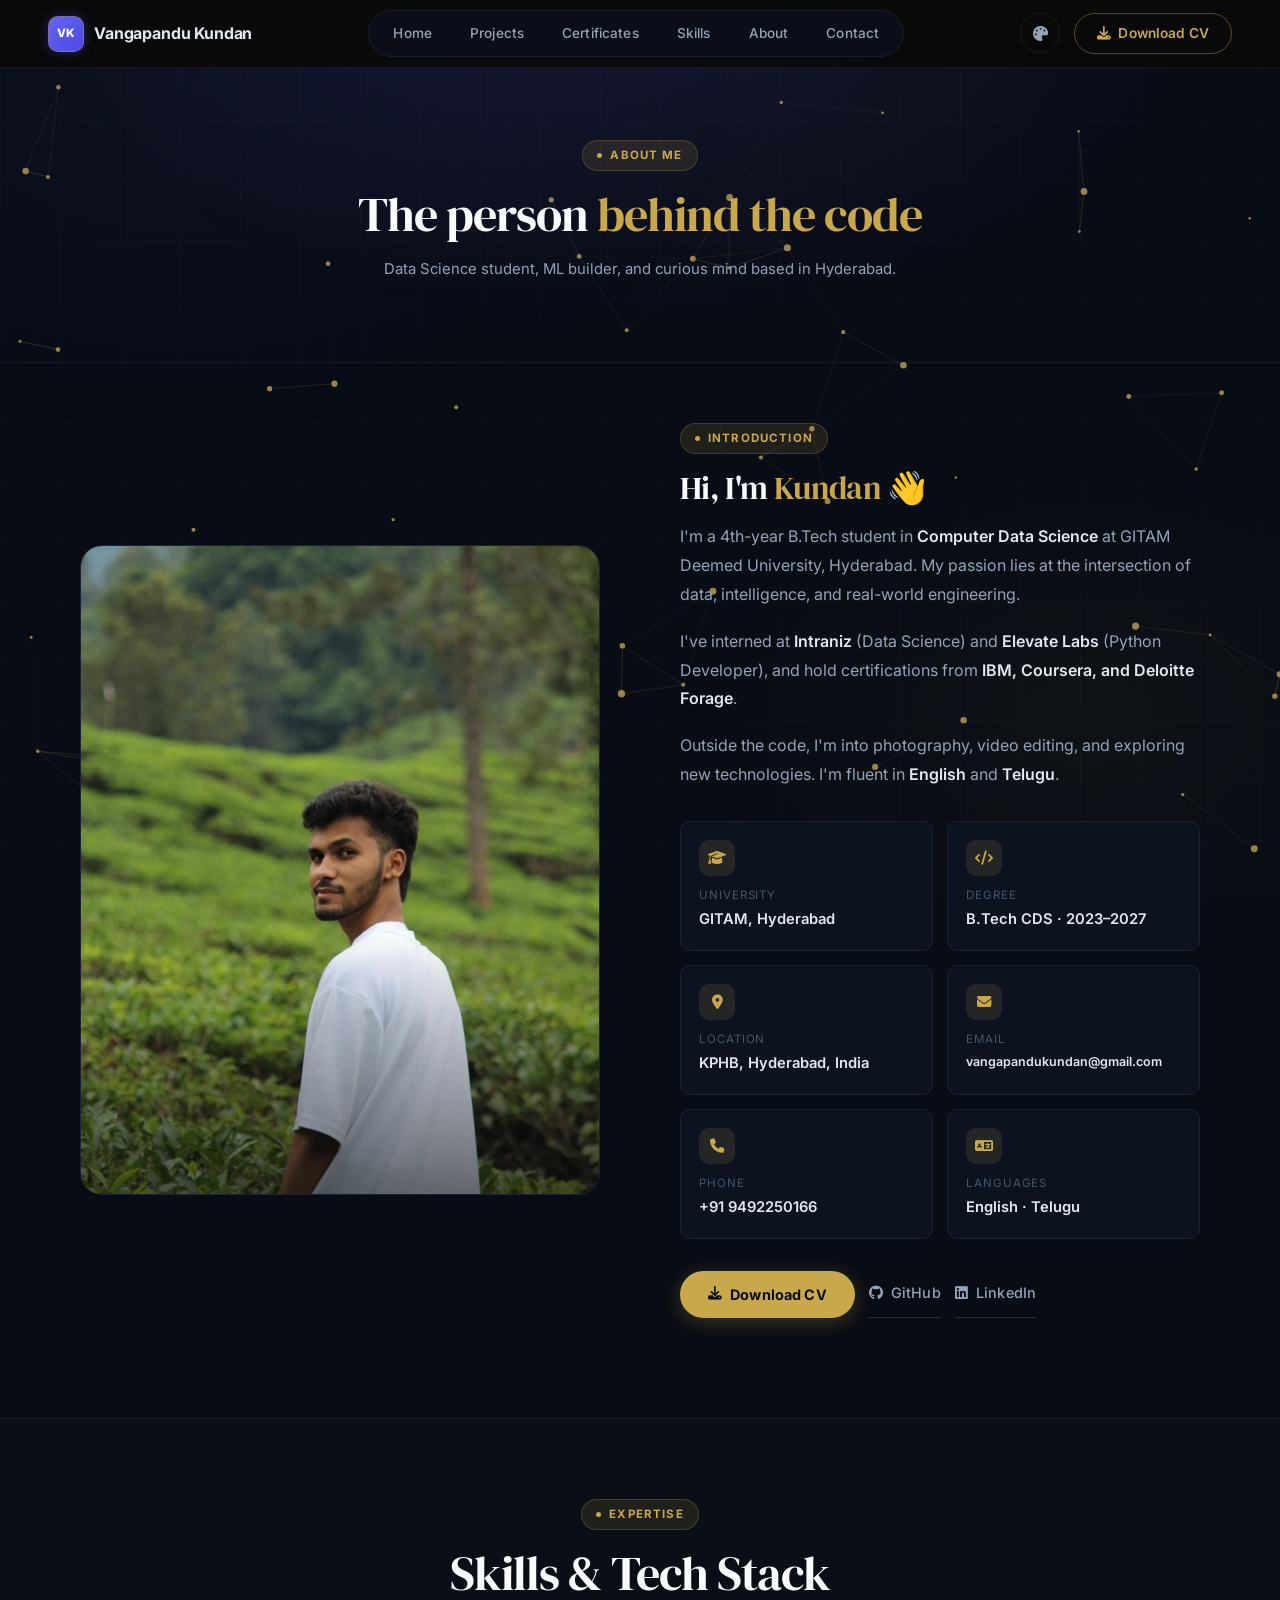
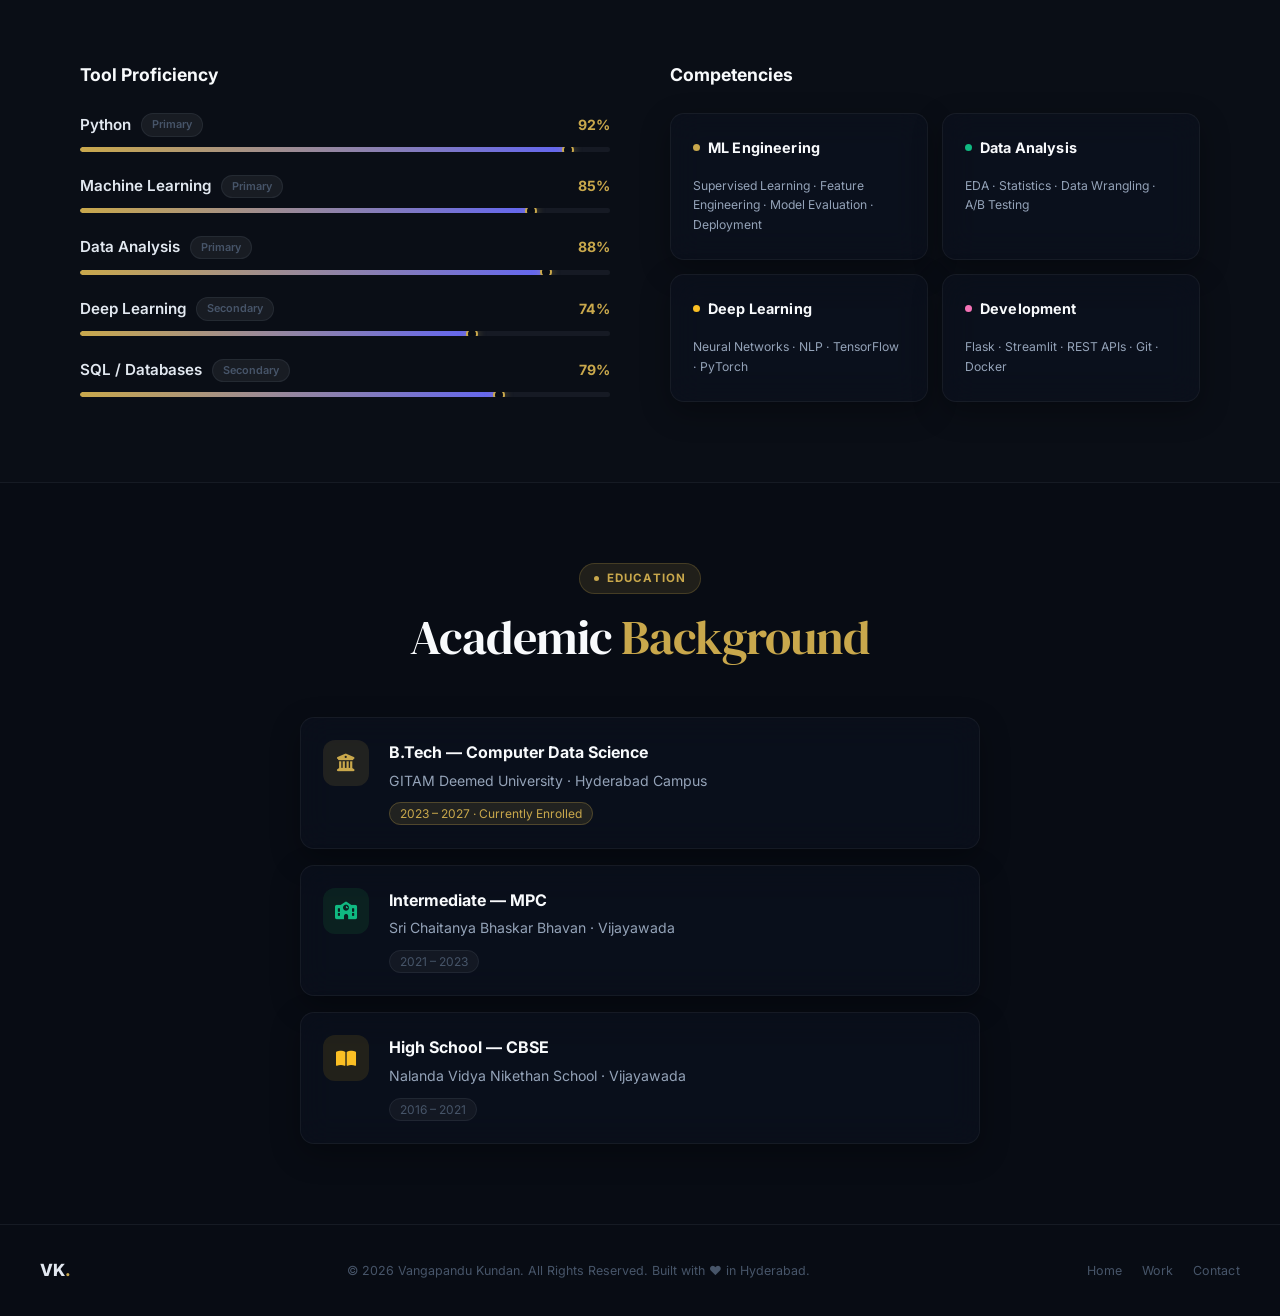
<file: about.html>
<!DOCTYPE html>
<html lang="en">
<head>
  <meta charset="UTF-8">
  <meta name="viewport" content="width=device-width, initial-scale=1.0">
  <title>About — Vangapandu Kundan · Data Scientist &amp; ML Developer</title>
  <meta name="description" content="Learn about Vangapandu Kundan — 4th year B.Tech Data Science student at GITAM University, Hyderabad. Internship experience, skills, and academic background.">
  <meta name="author" content="Vangapandu Kundan">
  <meta property="og:title" content="About — Vangapandu Kundan">
  <meta property="og:description" content="Learn about Vangapandu Kundan — Data Science student, ML builder, and curious mind based in Hyderabad.">
  <meta property="og:type" content="website">
  <meta property="og:image" content="img/kundan_2.jpeg">
  <link rel="icon" type="image/svg+xml" href="data:image/svg+xml,<svg xmlns='http://www.w3.org/2000/svg' viewBox='0 0 100 100'><rect width='100' height='100' rx='20' fill='%23080C14'/><text y='.9em' font-size='58' x='50%25' text-anchor='middle' dy='0.08em' font-family='system-ui' font-weight='900' fill='%23C9A84C'>VK</text></svg>">
  <link rel="preconnect" href="https://fonts.googleapis.com">
  <link rel="preconnect" href="https://fonts.gstatic.com" crossorigin>
  <link rel="stylesheet" href="css/style.css">
  <link rel="stylesheet" href="https://cdnjs.cloudflare.com/ajax/libs/font-awesome/6.4.0/css/all.min.css">
  <style>
    .navbar { background: rgba(10,10,10,0.95); backdrop-filter: blur(20px); border-bottom: 1px solid var(--border); }
    .page-hero {
      padding: 140px 40px 80px;
      text-align: center;
      position: relative;
      overflow: hidden;
    }
    .page-hero::before {
      content: '';
      position: absolute;
      inset: 0;
      background: radial-gradient(ellipse at 50% 0%, rgba(124,111,247,0.12) 0%, transparent 65%);
    }
    .page-content { position: relative; z-index: 1; }
  </style>
</head>
<body>

<div id="cursor"></div><div id="cursor-dot"></div>
<div class="nav-backdrop" id="navBackdrop"></div>
<nav class="mobile-nav" id="mobileNav">
  <button class="mobile-close" id="mobileClose"><i class="fas fa-xmark"></i></button>
  <a href="index.html">Home</a>
  <a href="projects.html">Projects</a>
  <a href="certificates.html">Certificates</a>
  <a href="index.html#skills">Skills</a>
  <a href="about.html" class="active">About</a>
  <a href="contact.html">Contact</a>
  <a href="files/Vangapandu_Kundan_Resume.pdf" download
    style="margin-top:20px; background:var(--accent); color:#080C14; padding:13px 20px; border-radius:100px; text-align:center; font-weight:700;">
    <i class="fas fa-download"></i> Download CV
  </a>
</nav>

<header class="navbar scrolled" id="navbar">
  <a href="index.html" class="nav-logo" id="nav-logo">
    <div class="logo-avatar">VK</div>
    Vangapandu Kundan
  </a>
  <div class="nav-links">
    <a href="index.html" id="nl-home">Home</a>
    <a href="projects.html" id="nl-projects">Projects</a>
    <a href="certificates.html" id="nl-certs">Certificates</a>
    <a href="index.html#skills" id="nl-skills">Skills</a>
    <a href="about.html" class="active" id="nl-about">About</a>
    <a href="contact.html" id="nl-contact">Contact</a>
  </div>
  <div class="nav-right">
    <!-- Theme Selector -->
    <div class="theme-menu-container">
      <button class="theme-toggle-btn" id="theme-toggle-btn" aria-label="Change Accent Color">
        <i class="fas fa-palette"></i>
      </button>
      <div class="theme-dropdown" id="theme-dropdown">
        <button class="theme-opt-color gold active" data-color="gold" title="Royal Gold"></button>
        <button class="theme-opt-color purple" data-color="purple" title="Electric Indigo"></button>
        <button class="theme-opt-color pink" data-color="pink" title="Cyber Pink"></button>
        <button class="theme-opt-color green" data-color="green" title="Neon Emerald"></button>
        <button class="theme-opt-color blue" data-color="blue" title="Sky Blue"></button>
      </div>
    </div>

    <a href="files/Vangapandu_Kundan_Resume.pdf" download class="hire-btn" id="hire-btn">
      <i class="fas fa-download"></i> Download CV
    </a>
    <div class="hamburger" id="hamburger" role="button" tabindex="0">
      <span></span><span></span><span></span>
    </div>
  </div>
</header>

<main>
  <div class="page-hero">
    <div class="page-content">
      <div class="section-badge" style="justify-content:center; margin-bottom:16px;">
        <span class="dot"></span> About Me
      </div>
      <h1 class="section-h">The person <span style="color:var(--accent);">behind the code</span></h1>
      <p class="section-sub" style="margin:14px auto 0; text-align:center;">
        Data Science student, ML builder, and curious mind based in Hyderabad.
      </p>
    </div>
  </div>

  <!-- About Content -->
  <section id="about" style="padding: 0 0 100px;">
    <div class="container">
      <div class="about-grid">

        <div class="about-photo reveal">
          <img src="img/kundan.jpg" alt="Vangapandu Kundan">
        </div>

        <div class="about-content reveal reveal-d2">
          <div class="section-badge" style="margin-bottom:16px;"><span class="dot"></span> Introduction</div>
          <h2 class="section-h" style="font-size:2rem;">Hi, I'm <span style="color:var(--accent);">Kundan</span> 👋</h2>
          <p class="about-text" style="margin-top:16px;">
            I'm a 4th-year B.Tech student in <strong>Computer Data Science</strong> at GITAM Deemed University, Hyderabad.
            My passion lies at the intersection of data, intelligence, and real-world engineering.
          </p>
          <p class="about-text">
            I've interned at <strong>Intraniz</strong> (Data Science) and <strong>Elevate Labs</strong> (Python Developer),
            and hold certifications from <strong>IBM, Coursera, and Deloitte Forage</strong>.
          </p>
          <p class="about-text">
            Outside the code, I'm into photography, video editing, and exploring new technologies.
            I'm fluent in <strong>English</strong> and <strong>Telugu</strong>.
          </p>

          <div class="about-facts">
            <div class="fact-item reveal"><div class="fact-icon"><i class="fas fa-graduation-cap"></i></div><div class="fact-label">University</div><div class="fact-value">GITAM, Hyderabad</div></div>
            <div class="fact-item reveal reveal-d1"><div class="fact-icon"><i class="fas fa-code"></i></div><div class="fact-label">Degree</div><div class="fact-value">B.Tech CDS · 2023–2027</div></div>
            <div class="fact-item reveal reveal-d2"><div class="fact-icon"><i class="fas fa-map-marker-alt"></i></div><div class="fact-label">Location</div><div class="fact-value">KPHB, Hyderabad, India</div></div>
            <div class="fact-item reveal reveal-d3"><div class="fact-icon"><i class="fas fa-envelope"></i></div><div class="fact-label">Email</div><div class="fact-value" style="font-size:0.78rem;">vangapandukundan@gmail.com</div></div>
            <div class="fact-item reveal"><div class="fact-icon"><i class="fas fa-phone"></i></div><div class="fact-label">Phone</div><div class="fact-value"><a href="tel:+919492250166" style="color:inherit;">+91 9492250166</a></div></div>
            <div class="fact-item reveal reveal-d1"><div class="fact-icon"><i class="fas fa-language"></i></div><div class="fact-label">Languages</div><div class="fact-value">English · Telugu</div></div>
          </div>

          <div style="margin-top:32px; display:flex; gap:14px; flex-wrap:wrap;">
            <a href="files/Vangapandu_Kundan_Resume.pdf" download class="btn-primary" id="about-cv-btn">
              <i class="fas fa-download"></i> Download CV
            </a>
            <a href="https://github.com/vangapandukundan" target="_blank" class="btn-ghost" id="about-gh-btn">
              <i class="fab fa-github"></i> GitHub
            </a>
            <a href="https://www.linkedin.com/in/kundan-student" target="_blank" class="btn-ghost" id="about-li-btn">
              <i class="fab fa-linkedin"></i> LinkedIn
            </a>
          </div>
        </div>

      </div>
    </div>
  </section>

  <!-- Skills -->
  <section id="skills" style="padding:80px 0; border-top:1px solid var(--border);">
    <div class="container">
      <div class="reveal" style="text-align:center; margin-bottom:52px;">
        <div class="section-badge" style="justify-content:center;"><span class="dot"></span> Expertise</div>
        <h2 class="section-h">Skills &amp; Tech Stack</h2>
      </div>
      <div class="skills-grid">
        <div>
          <h3 style="font-size:1.1rem; font-weight:700; color:var(--white); margin-bottom:24px;">Tool Proficiency</h3>
          <div class="skill-bars" id="skillBars">
            <div class="skill-bar-item reveal"><div class="skill-bar-header"><div class="skill-bar-name">Python <span class="skill-badge">Primary</span></div><div class="skill-pct">92%</div></div><div class="skill-bar-track"><div class="skill-bar-fill" data-w="92"></div></div></div>
            <div class="skill-bar-item reveal reveal-d1"><div class="skill-bar-header"><div class="skill-bar-name">Machine Learning <span class="skill-badge">Primary</span></div><div class="skill-pct">85%</div></div><div class="skill-bar-track"><div class="skill-bar-fill" data-w="85"></div></div></div>
            <div class="skill-bar-item reveal reveal-d2"><div class="skill-bar-header"><div class="skill-bar-name">Data Analysis <span class="skill-badge">Primary</span></div><div class="skill-pct">88%</div></div><div class="skill-bar-track"><div class="skill-bar-fill" data-w="88"></div></div></div>
            <div class="skill-bar-item reveal reveal-d3"><div class="skill-bar-header"><div class="skill-bar-name">Deep Learning <span class="skill-badge">Secondary</span></div><div class="skill-pct">74%</div></div><div class="skill-bar-track"><div class="skill-bar-fill" data-w="74"></div></div></div>
            <div class="skill-bar-item reveal"><div class="skill-bar-header"><div class="skill-bar-name">SQL / Databases <span class="skill-badge">Secondary</span></div><div class="skill-pct">79%</div></div><div class="skill-bar-track"><div class="skill-bar-fill" data-w="79"></div></div></div>
          </div>
        </div>
        <div>
          <h3 style="font-size:1.1rem; font-weight:700; color:var(--white); margin-bottom:24px;">Competencies</h3>
          <div class="competency-grid">
            <div class="comp-card reveal"><div class="comp-card-header"><div class="comp-dot"></div><div class="comp-title">ML Engineering</div></div><div class="comp-tags"><div class="comp-tag">Supervised Learning · Feature Engineering · Model Evaluation · Deployment</div></div></div>
            <div class="comp-card reveal reveal-d1"><div class="comp-card-header"><div class="comp-dot" style="background:var(--green);"></div><div class="comp-title">Data Analysis</div></div><div class="comp-tags"><div class="comp-tag">EDA · Statistics · Data Wrangling · A/B Testing</div></div></div>
            <div class="comp-card reveal reveal-d2"><div class="comp-card-header"><div class="comp-dot" style="background:#fbbf24;"></div><div class="comp-title">Deep Learning</div></div><div class="comp-tags"><div class="comp-tag">Neural Networks · NLP · TensorFlow · PyTorch</div></div></div>
            <div class="comp-card reveal reveal-d3"><div class="comp-card-header"><div class="comp-dot" style="background:#f472b6;"></div><div class="comp-title">Development</div></div><div class="comp-tags"><div class="comp-tag">Flask · Streamlit · REST APIs · Git · Docker</div></div></div>
          </div>
        </div>
      </div>
    </div>
  </section>

  <!-- Education -->
  <section style="padding:80px 0; border-top:1px solid var(--border);">
    <div class="container">
      <div class="reveal" style="text-align:center; margin-bottom:52px;">
        <div class="section-badge" style="justify-content:center;"><span class="dot"></span> Education</div>
        <h2 class="section-h">Academic <span style="color:var(--accent);">Background</span></h2>
      </div>
      <div style="max-width:680px; margin:0 auto; display:flex; flex-direction:column; gap:16px;">
        <div class="comp-card reveal" style="flex-direction:row; align-items:start; gap:20px; display:flex;">
          <div style="width:46px; height:46px; border-radius:12px; background:var(--accent-dim); display:flex; align-items:center; justify-content:center; color:var(--accent); font-size:1.1rem; flex-shrink:0;"><i class="fas fa-university"></i></div>
          <div>
            <div style="font-size:1rem; font-weight:700; color:var(--white); margin-bottom:4px;">B.Tech — Computer Data Science</div>
            <div style="font-size:0.88rem; color:var(--text-2); margin-bottom:8px;">GITAM Deemed University · Hyderabad Campus</div>
            <span style="font-size:0.75rem; color:var(--accent); background:var(--accent-dim); padding:3px 10px; border-radius:100px; border:1px solid var(--accent-glow);">2023 – 2027 · Currently Enrolled</span>
          </div>
        </div>
        <div class="comp-card reveal reveal-d1" style="flex-direction:row; align-items:start; gap:20px; display:flex;">
          <div style="width:46px; height:46px; border-radius:12px; background:rgba(34,197,94,0.1); display:flex; align-items:center; justify-content:center; color:var(--green); font-size:1.1rem; flex-shrink:0;"><i class="fas fa-school"></i></div>
          <div>
            <div style="font-size:1rem; font-weight:700; color:var(--white); margin-bottom:4px;">Intermediate — MPC</div>
            <div style="font-size:0.88rem; color:var(--text-2); margin-bottom:8px;">Sri Chaitanya Bhaskar Bhavan · Vijayawada</div>
            <span style="font-size:0.75rem; color:var(--text-3); background:rgba(255,255,255,0.04); padding:3px 10px; border-radius:100px; border:1px solid var(--border);">2021 – 2023</span>
          </div>
        </div>
        <div class="comp-card reveal reveal-d2" style="flex-direction:row; align-items:start; gap:20px; display:flex;">
          <div style="width:46px; height:46px; border-radius:12px; background:rgba(251,191,36,0.1); display:flex; align-items:center; justify-content:center; color:#fbbf24; font-size:1.1rem; flex-shrink:0;"><i class="fas fa-book-open"></i></div>
          <div>
            <div style="font-size:1rem; font-weight:700; color:var(--white); margin-bottom:4px;">High School — CBSE</div>
            <div style="font-size:0.88rem; color:var(--text-2); margin-bottom:8px;">Nalanda Vidya Nikethan School · Vijayawada</div>
            <span style="font-size:0.75rem; color:var(--text-3); background:rgba(255,255,255,0.04); padding:3px 10px; border-radius:100px; border:1px solid var(--border);">2016 – 2021</span>
          </div>
        </div>
      </div>
    </div>
  </section>
</main>

<footer>
  <div class="footer-logo">VK<span>.</span></div>
  <p class="footer-copy">© 2026 Vangapandu Kundan. All Rights Reserved. Built with ♥ in Hyderabad.</p>
  <div class="footer-links">
    <a href="index.html">Home</a>
    <a href="index.html#work">Work</a>
    <a href="index.html#contact">Contact</a>
  </div>
</footer>

<script src="js/script.js"></script>
</body>
</html>
</file>
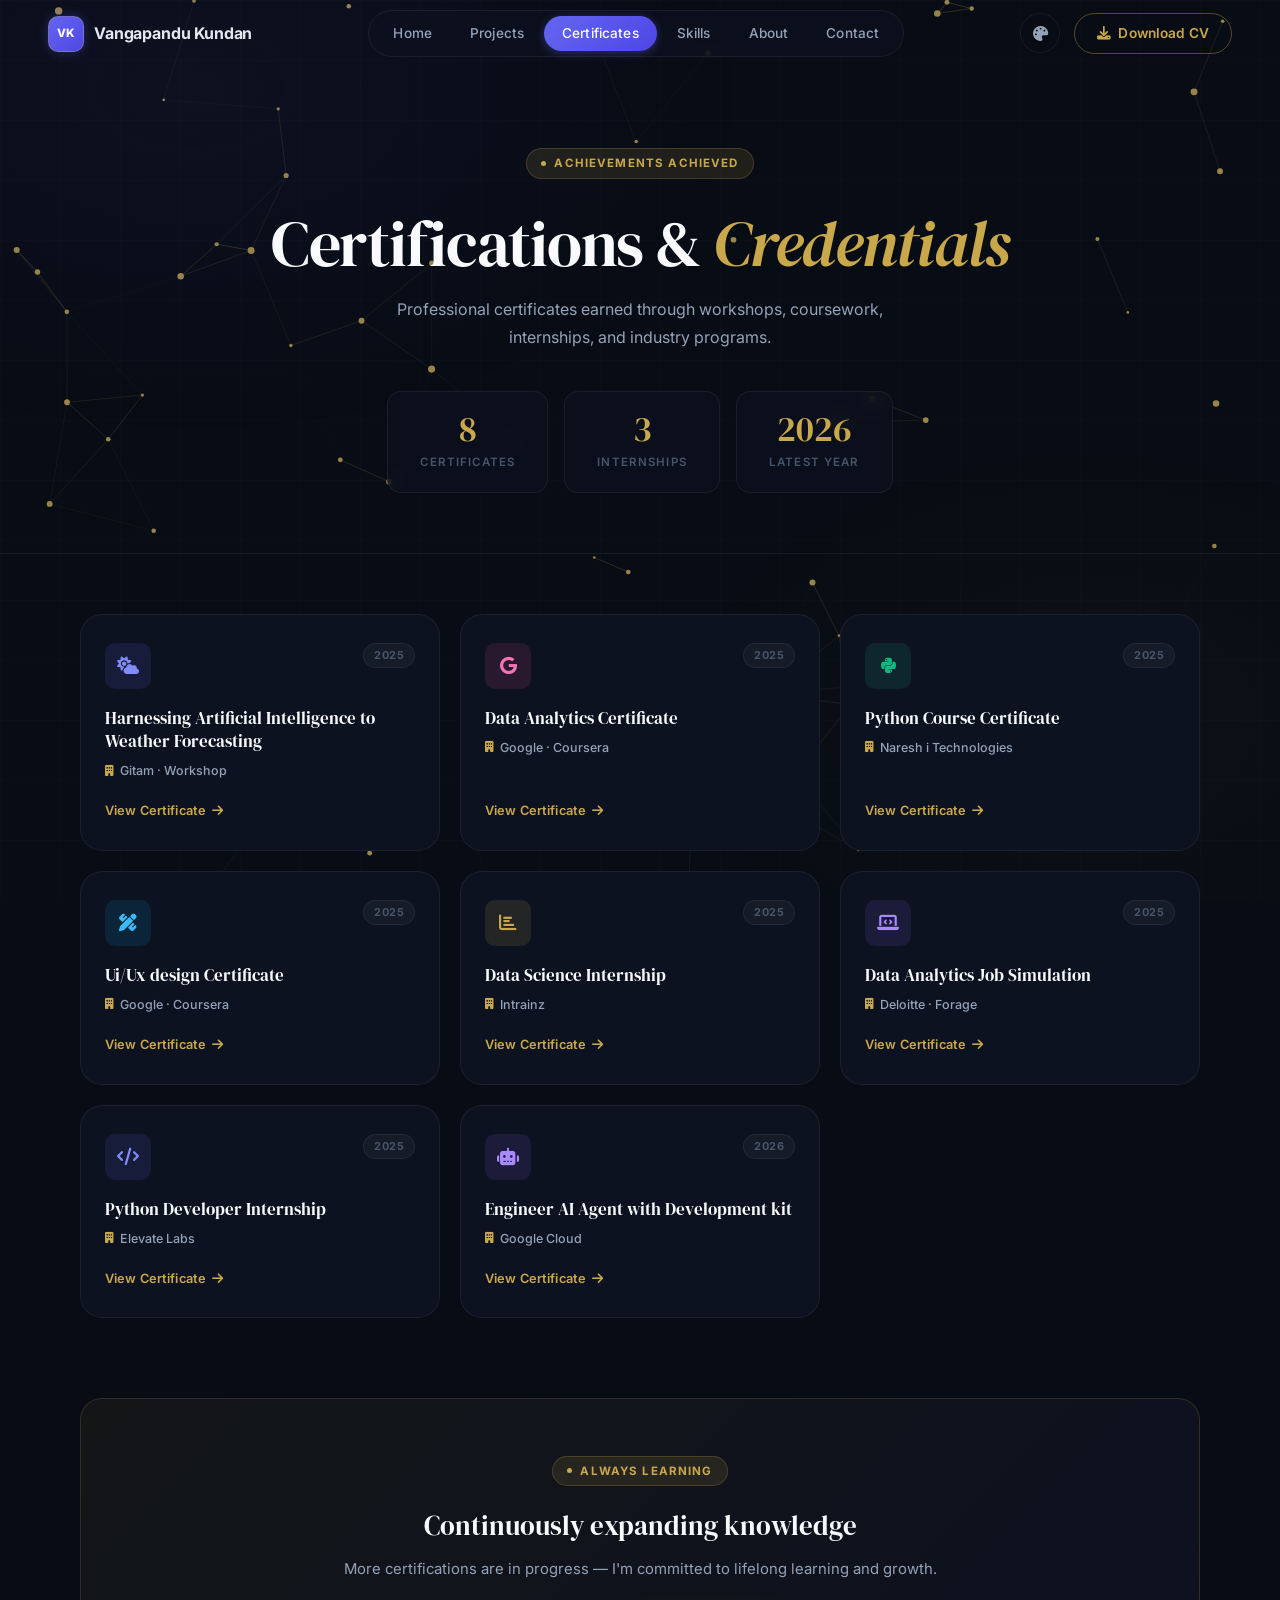
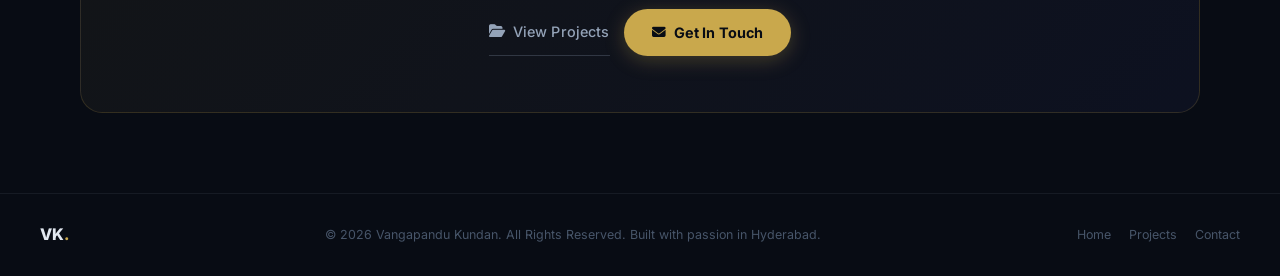
<file: certificates.html>
<!DOCTYPE html>
<html lang="en">

<head>
  <meta charset="UTF-8">
  <meta name="viewport" content="width=device-width, initial-scale=1.0">
  <title>Certificates — Vangapandu Kundan · Data Scientist</title>
  <meta name="description" content="Professional certifications earned by Vangapandu Kundan in Data Science, Machine Learning, and Python development.">
  <link rel="stylesheet" href="css/style.css">
  <link rel="stylesheet" href="https://cdnjs.cloudflare.com/ajax/libs/font-awesome/6.4.0/css/all.min.css">
  <style>
    /* ── Page-specific ── */
    .page-nav-spacer { height: var(--nav-h); }

    /* Page Hero */
    .page-hero {
      padding: 80px 0 60px;
      position: relative;
      z-index: 1;
      border-bottom: 1px solid var(--border);
    }
    .page-hero-inner {
      max-width: 1200px;
      margin: 0 auto;
      padding: 0 40px;
      text-align: center;
    }
    .page-hero h1 {
      font-family: 'DM Serif Display', Georgia, serif;
      font-size: clamp(2.4rem, 5vw, 4rem);
      font-weight: 400;
      color: var(--white);
      letter-spacing: -0.02em;
      line-height: 1.1;
      margin: 14px 0 16px;
    }
    .page-hero h1 em { font-style: italic; color: var(--accent); }
    .page-hero p {
      color: var(--text-2);
      font-size: 1rem;
      line-height: 1.75;
      max-width: 520px;
      margin: 0 auto;
    }

    /* Stats row */
    .stats-row {
      display: flex;
      gap: 16px;
      justify-content: center;
      flex-wrap: wrap;
      margin-top: 40px;
    }
    .stat-bubble {
      background: rgba(13,18,32,0.7);
      border: 1px solid var(--border);
      border-radius: var(--radius);
      padding: 20px 32px;
      text-align: center;
      backdrop-filter: blur(8px);
      min-width: 130px;
    }
    .stat-bubble-num {
      font-family: 'DM Serif Display', Georgia, serif;
      font-size: 2.2rem;
      font-weight: 400;
      color: var(--accent);
      line-height: 1;
    }
    .stat-bubble-lbl {
      font-size: 0.72rem;
      font-weight: 600;
      color: var(--text-3);
      text-transform: uppercase;
      letter-spacing: 0.10em;
      margin-top: 6px;
    }

    /* Content */
    .certs-content {
      max-width: 1200px;
      margin: 0 auto;
      padding: 60px 40px 80px;
      position: relative;
      z-index: 1;
    }

    /* Cert grid */
    .certs-grid {
      display: grid;
      grid-template-columns: repeat(3, 1fr);
      gap: 20px;
    }

    /* Cert Card */
    .cert-card {
      background: var(--bg-card);
      border: 1px solid var(--border);
      border-radius: var(--radius-lg);
      padding: 28px 24px;
      display: flex;
      flex-direction: column;
      gap: 0;
      transition: all 0.32s var(--ease);
      text-decoration: none;
      color: inherit;
      position: relative;
      overflow: hidden;
    }
    .cert-card::before {
      content: '';
      position: absolute;
      top: 0; left: 0; right: 0;
      height: 3px;
      opacity: 0;
      transition: opacity 0.3s var(--ease);
    }
    .cert-card.c-indigo::before  { background: linear-gradient(90deg, #6366F1, #818cf8); }
    .cert-card.c-green::before   { background: linear-gradient(90deg, #10B981, #34d399); }
    .cert-card.c-amber::before   { background: linear-gradient(90deg, var(--accent), #D4B65A); }
    .cert-card.c-violet::before  { background: linear-gradient(90deg, #8B5CF6, #a78bfa); }
    .cert-card.c-pink::before    { background: linear-gradient(90deg, #EC4899, #f472b6); }
    .cert-card.c-sky::before     { background: linear-gradient(90deg, #0EA5E9, #38bdf8); }

    .cert-card:hover {
      border-color: rgba(201,168,76,0.22);
      transform: translateY(-5px);
      box-shadow: 0 20px 45px rgba(0,0,0,0.45);
    }
    .cert-card:hover::before { opacity: 1; }

    .cert-top {
      display: flex;
      align-items: flex-start;
      justify-content: space-between;
      margin-bottom: 18px;
    }
    .cert-icon {
      width: 46px; height: 46px;
      border-radius: var(--radius-sm);
      display: flex; align-items: center; justify-content: center;
      font-size: 1.1rem;
      flex-shrink: 0;
    }
    .cert-icon.c-indigo  { background: rgba(99,102,241,0.12);  color: #818cf8; }
    .cert-icon.c-green   { background: rgba(16,185,129,0.12);  color: #10B981; }
    .cert-icon.c-amber   { background: rgba(201,168,76,0.12);  color: var(--accent); }
    .cert-icon.c-violet  { background: rgba(139,92,246,0.12);  color: #a78bfa; }
    .cert-icon.c-pink    { background: rgba(236,72,153,0.12);  color: #f472b6; }
    .cert-icon.c-sky     { background: rgba(14,165,233,0.12);  color: #38bdf8; }

    .cert-year-tag {
      padding: 3px 10px;
      border-radius: var(--radius-pill);
      font-size: 0.68rem;
      font-weight: 700;
      color: var(--text-3);
      background: rgba(255,255,255,0.04);
      border: 1px solid var(--border);
      letter-spacing: 0.04em;
    }

    .cert-title {
      font-family: 'DM Serif Display', Georgia, serif;
      font-size: 1.08rem;
      font-weight: 400;
      color: var(--white);
      line-height: 1.35;
      margin-bottom: 8px;
    }
    .cert-issuer {
      display: flex;
      align-items: center;
      gap: 6px;
      font-size: 0.78rem;
      color: var(--text-2);
      font-weight: 500;
      margin-bottom: 20px;
    }
    .cert-issuer i { color: var(--accent); font-size: 0.72rem; }

    .cert-link {
      display: inline-flex;
      align-items: center;
      gap: 6px;
      font-size: 0.80rem;
      font-weight: 600;
      color: var(--accent);
      transition: gap 0.2s, color 0.2s;
      margin-top: auto;
      letter-spacing: 0.01em;
      text-decoration: none;
    }
    .cert-link:hover { gap: 10px; color: #D4B65A; }

    /* CTA */
    .cta-band {
      max-width: 1200px;
      margin: 0 auto;
      padding: 0 40px 80px;
      position: relative;
      z-index: 1;
    }
    .cta-inner {
      background: linear-gradient(135deg, rgba(201,168,76,0.06), rgba(99,102,241,0.06));
      border: 1px solid rgba(201,168,76,0.18);
      border-radius: var(--radius-lg);
      padding: 56px 40px;
      text-align: center;
    }
    .cta-inner h3 {
      font-family: 'DM Serif Display', Georgia, serif;
      font-size: 1.7rem;
      font-weight: 400;
      color: var(--white);
      margin-bottom: 10px;
    }
    .cta-inner p { color: var(--text-2); font-size: 0.93rem; margin-bottom: 28px; }
    .cta-btns { display: flex; gap: 14px; justify-content: center; flex-wrap: wrap; }

    /* Footer */
    .page-footer {
      border-top: 1px solid var(--border);
      padding: 28px 40px;
      display: flex;
      align-items: center;
      justify-content: space-between;
      gap: 16px;
      flex-wrap: wrap;
      position: relative;
      z-index: 1;
    }
    .pf-logo { font-size: 1rem; font-weight: 800; color: var(--text); letter-spacing: -0.01em; }
    .pf-logo span { color: var(--accent); }
    .pf-copy { font-size: 0.78rem; color: var(--text-3); }
    .pf-links { display: flex; gap: 18px; }
    .pf-links a { font-size: 0.78rem; color: var(--text-3); transition: color 0.2s; }
    .pf-links a:hover { color: var(--accent); }

    /* ── Tablet ── */
    @media (max-width: 960px) {
      .certs-grid { grid-template-columns: repeat(2, 1fr); }
      .stats-row { gap: 12px; }
    }

    /* ── Large phone / landscape ── */
    @media (max-width: 768px) {
      .hire-btn { display: none !important; }
      .page-hero { padding: 56px 0 36px; }
      .page-hero-inner { padding: 0 20px; }
      .stats-row { margin-top: 28px; }
      .stat-bubble { min-width: 100px; padding: 16px 20px; }
      .stat-bubble-num { font-size: 1.9rem; }
      .certs-content { padding: 48px 20px 60px; }
      .cta-band { padding: 0 20px 60px; }
      .cta-inner { padding: 40px 24px; }
      .page-footer { padding: 20px; flex-direction: column; text-align: center; }
      .pf-links { justify-content: center; flex-wrap: wrap; gap: 14px; }
    }

    /* ── Small phone / Portrait ── */
    @media (max-width: 600px) {
      .page-hero { padding: 40px 0 28px; }
      .page-hero-inner { padding: 0 16px; }
      .page-hero p { font-size: 0.9rem; }
      .stats-row { gap: 8px; }
      .stat-bubble { min-width: 80px; padding: 14px 16px; }
      .stat-bubble-num { font-size: 1.65rem; }
      .stat-bubble-lbl { font-size: 0.66rem; }
      .certs-grid { grid-template-columns: 1fr; gap: 12px; }
      .certs-content { padding: 36px 16px 48px; }
      .cert-card { padding: 22px 18px; }
      .cert-title { font-size: 1rem; }
      .cert-issuer { font-size: 0.75rem; }
      .cta-band { padding: 0 16px 48px; }
      .cta-inner { padding: 30px 16px; }
      .cta-inner h3 { font-size: 1.35rem; }
      .cta-inner p { font-size: 0.87rem; }
      .cta-btns { flex-direction: column; align-items: center; }
      .cta-btns .btn-primary, .cta-btns .btn-ghost { width: 100%; justify-content: center; }
      .page-footer { padding: 16px; }
    }
  </style>
</head>

<body>

  <!-- Custom Cursor -->
  <div id="cursor"></div>
  <div id="cursor-dot"></div>

  <!-- ═══ NAVBAR ═══════════════════════════════════════════════ -->
  <header class="navbar" id="navbar">
    <a href="index.html" class="nav-logo" id="nav-logo">
      <div class="logo-avatar">VK</div>
      Vangapandu Kundan
    </a>

    <div class="nav-links">
      <a href="index.html" id="nl-home">Home</a>
      <a href="projects.html" id="nl-projects">Projects</a>
      <a href="certificates.html" class="active" id="nl-certs">Certificates</a>
      <a href="index.html#skills" id="nl-skills">Skills</a>
      <a href="index.html#about" id="nl-about">About</a>
      <a href="contact.html" id="nl-contact">Contact</a>
    </div>

    <div class="nav-right">
      <!-- Theme Selector -->
      <div class="theme-menu-container">
        <button class="theme-toggle-btn" id="theme-toggle-btn" aria-label="Change Accent Color">
          <i class="fas fa-palette"></i>
        </button>
        <div class="theme-dropdown" id="theme-dropdown">
          <button class="theme-opt-color gold active" data-color="gold" title="Royal Gold"></button>
          <button class="theme-opt-color purple" data-color="purple" title="Electric Indigo"></button>
          <button class="theme-opt-color pink" data-color="pink" title="Cyber Pink"></button>
          <button class="theme-opt-color green" data-color="green" title="Neon Emerald"></button>
          <button class="theme-opt-color blue" data-color="blue" title="Sky Blue"></button>
        </div>
      </div>

      <a href="files/Vangapandu_Kundan_Resume.pdf" download class="hire-btn" id="hire-btn">
        <i class="fas fa-download"></i> Download CV
      </a>
      <div class="hamburger" id="hamburger" role="button" tabindex="0" aria-label="Open menu">
        <span></span><span></span><span></span>
      </div>
    </div>
  </header>

  <!-- Mobile Drawer -->
  <div class="nav-backdrop" id="navBackdrop"></div>
  <nav class="mobile-nav" id="mobileNav">
    <button class="mobile-close" id="mobileClose"><i class="fas fa-xmark"></i></button>
    <a href="index.html">Home</a>
    <a href="projects.html">Projects</a>
    <a href="certificates.html" class="active">Certificates</a>
    <a href="index.html#skills">Skills</a>
    <a href="index.html#about">About</a>
    <a href="contact.html">Contact</a>
    <a href="files/Vangapandu_Kundan_Resume.pdf" download
      style="margin-top:20px; background:var(--accent); color:#080C14; padding:13px 20px; border-radius:100px; text-align:center; font-weight:700;">
      <i class="fas fa-download"></i> Download CV
    </a>
  </nav>

  <div class="page-nav-spacer"></div>

  <!-- Page Hero -->
  <section class="page-hero">
    <div class="page-hero-inner reveal">
      <div class="section-badge"><span class="dot"></span> Achievements Achieved</div>
      <h1>Certifications &amp; <em>Credentials</em></h1>
      <p>Professional certificates earned through workshops, coursework, internships, and industry programs.</p>

      <!-- Stats -->
      <div class="stats-row">
        <div class="stat-bubble">
          <div class="stat-bubble-num">8</div>
          <div class="stat-bubble-lbl">Certificates</div>
        </div>
        <div class="stat-bubble">
          <div class="stat-bubble-num">3</div>
          <div class="stat-bubble-lbl">Internships</div>
        </div>
        <div class="stat-bubble">
          <div class="stat-bubble-num">2026</div>
          <div class="stat-bubble-lbl">Latest Year</div>
        </div>
      </div>
    </div>
  </section>

  <!-- Certs Grid -->
  <div class="certs-content">
    <div class="certs-grid">

      <!-- Cert 1: AI Weather -->
      <a href="https://drive.google.com/file/d/1Kjc8iJ3PhNnvKCoBE99qNkr5UQDOizk-/view?usp=sharing"
         target="_blank" rel="noopener" class="cert-card c-indigo reveal reveal-d1" id="cert-1">
        <div class="cert-top">
          <div class="cert-icon c-indigo"><i class="fas fa-cloud-sun"></i></div>
          <span class="cert-year-tag">2025</span>
        </div>
        <h3 class="cert-title">Harnessing Artificial Intelligence to Weather Forecasting</h3>
        <p class="cert-issuer"><i class="fas fa-building"></i> Gitam · Workshop</p>
        <span class="cert-link">View Certificate <i class="fas fa-arrow-right"></i></span>
      </a>

      <!-- Cert 2: Google Data Analytics -->
      <a href="https://drive.google.com/file/d/14QE3PVWPu8PL6GlwsMmwWtS_7yHHeRk-/view?usp=sharing"
         target="_blank" rel="noopener" class="cert-card c-pink reveal reveal-d2" id="cert-2">
        <div class="cert-top">
          <div class="cert-icon c-pink"><i class="fab fa-google"></i></div>
          <span class="cert-year-tag">2025</span>
        </div>
        <h3 class="cert-title">Data Analytics Certificate</h3>
        <p class="cert-issuer"><i class="fas fa-building"></i> Google · Coursera</p>
        <span class="cert-link">View Certificate <i class="fas fa-arrow-right"></i></span>
      </a>

      <!-- Cert 3: Python Course -->
      <a href="https://drive.google.com/file/d/1eZ3j85PAicDU8UP25I_w2NIdBDDTiY0W/view?usp=sharing"
         target="_blank" rel="noopener" class="cert-card c-green reveal reveal-d3" id="cert-3">
        <div class="cert-top">
          <div class="cert-icon c-green"><i class="fab fa-python"></i></div>
          <span class="cert-year-tag">2025</span>
        </div>
        <h3 class="cert-title">Python Course Certificate</h3>
        <p class="cert-issuer"><i class="fas fa-building"></i> Naresh i Technologies</p>
        <span class="cert-link">View Certificate <i class="fas fa-arrow-right"></i></span>
      </a>

      <!-- Cert 4: UI/UX design -->
      <a href="https://drive.google.com/file/d/1qdOD5XtbqDVZhEKaXCDKO2ws9F8GXkeL/view?usp=sharing"
         target="_blank" rel="noopener" class="cert-card c-sky reveal reveal-d1" id="cert-4">
        <div class="cert-top">
          <div class="cert-icon c-sky"><i class="fas fa-pen-ruler"></i></div>
          <span class="cert-year-tag">2025</span>
        </div>
        <h3 class="cert-title">Ui/Ux design Certificate</h3>
        <p class="cert-issuer"><i class="fas fa-building"></i> Google · Coursera</p>
        <span class="cert-link">View Certificate <i class="fas fa-arrow-right"></i></span>
      </a>

      <!-- Cert 5: Data Science Internship -->
      <a href="certificates/Internship Certificate.pdf"
         target="_blank" class="cert-card c-amber reveal reveal-d2" id="cert-5">
        <div class="cert-top">
          <div class="cert-icon c-amber"><i class="fas fa-chart-bar"></i></div>
          <span class="cert-year-tag">2025</span>
        </div>
        <h3 class="cert-title">Data Science Internship</h3>
        <p class="cert-issuer"><i class="fas fa-building"></i> Intrainz</p>
        <span class="cert-link">View Certificate <i class="fas fa-arrow-right"></i></span>
      </a>

      <!-- Cert 6: Data Analytics Simulation -->
      <a href="https://drive.google.com/file/d/1irQkvL0rqNXB9kUWPRGwH6m6DORXcWvZ/view?usp=sharing"
         target="_blank" rel="noopener" class="cert-card c-violet reveal reveal-d3" id="cert-6">
        <div class="cert-top">
          <div class="cert-icon c-violet"><i class="fas fa-laptop-code"></i></div>
          <span class="cert-year-tag">2025</span>
        </div>
        <h3 class="cert-title">Data Analytics Job Simulation</h3>
        <p class="cert-issuer"><i class="fas fa-building"></i> Deloitte · Forage</p>
        <span class="cert-link">View Certificate <i class="fas fa-arrow-right"></i></span>
      </a>

      <!-- Cert 7: Python Developer Internship -->
      <a href="certificates/Elevate labs Internship Certificate.pdf"
         target="_blank" class="cert-card c-indigo reveal reveal-d1" id="cert-7">
        <div class="cert-top">
          <div class="cert-icon c-indigo"><i class="fas fa-code"></i></div>
          <span class="cert-year-tag">2025</span>
        </div>
        <h3 class="cert-title">Python Developer Internship</h3>
        <p class="cert-issuer"><i class="fas fa-building"></i> Elevate Labs</p>
        <span class="cert-link">View Certificate <i class="fas fa-arrow-right"></i></span>
      </a>

      <!-- Cert 8: Engineer AI Agent with Development kit -->
      <a href="https://www.credly.com/badges/6739cc4a-7136-4fb3-8d9a-9626e827798c/public_url"
         target="_blank" rel="noopener" class="cert-card c-violet reveal reveal-d2" id="cert-8">
        <div class="cert-top">
          <div class="cert-icon c-violet"><i class="fas fa-robot"></i></div>
          <span class="cert-year-tag">2026</span>
        </div>
        <h3 class="cert-title">Engineer AI Agent with Development kit</h3>
        <p class="cert-issuer"><i class="fas fa-building"></i> Google Cloud</p>
        <span class="cert-link">View Certificate <i class="fas fa-arrow-right"></i></span>
      </a>

    </div>
  </div>

  <!-- CTA Band -->
  <div class="cta-band">
    <div class="cta-inner reveal">
      <div class="section-badge" style="justify-content:center; margin-bottom:18px;"><span class="dot"></span> Always Learning</div>
      <h3>Continuously expanding knowledge</h3>
      <p>More certifications are in progress — I'm committed to lifelong learning and growth.</p>
      <div class="cta-btns">
        <a href="projects.html" class="btn-ghost" id="cta-projects-btn">
          <i class="fas fa-folder-open"></i> View Projects
        </a>
        <a href="contact.html" class="btn-primary" id="cta-contact-btn">
          <i class="fas fa-envelope"></i> Get In Touch
        </a>
      </div>
    </div>
  </div>

  <!-- Footer -->
  <footer class="page-footer">
    <div class="pf-logo">VK<span>.</span></div>
    <p class="pf-copy">© 2026 Vangapandu Kundan. All Rights Reserved. Built with passion in Hyderabad.</p>
    <div class="pf-links">
      <a href="index.html">Home</a>
      <a href="projects.html">Projects</a>
      <a href="contact.html">Contact</a>
    </div>
  </footer>

  <script src="js/script.js"></script>

</body>
</html>
</file>
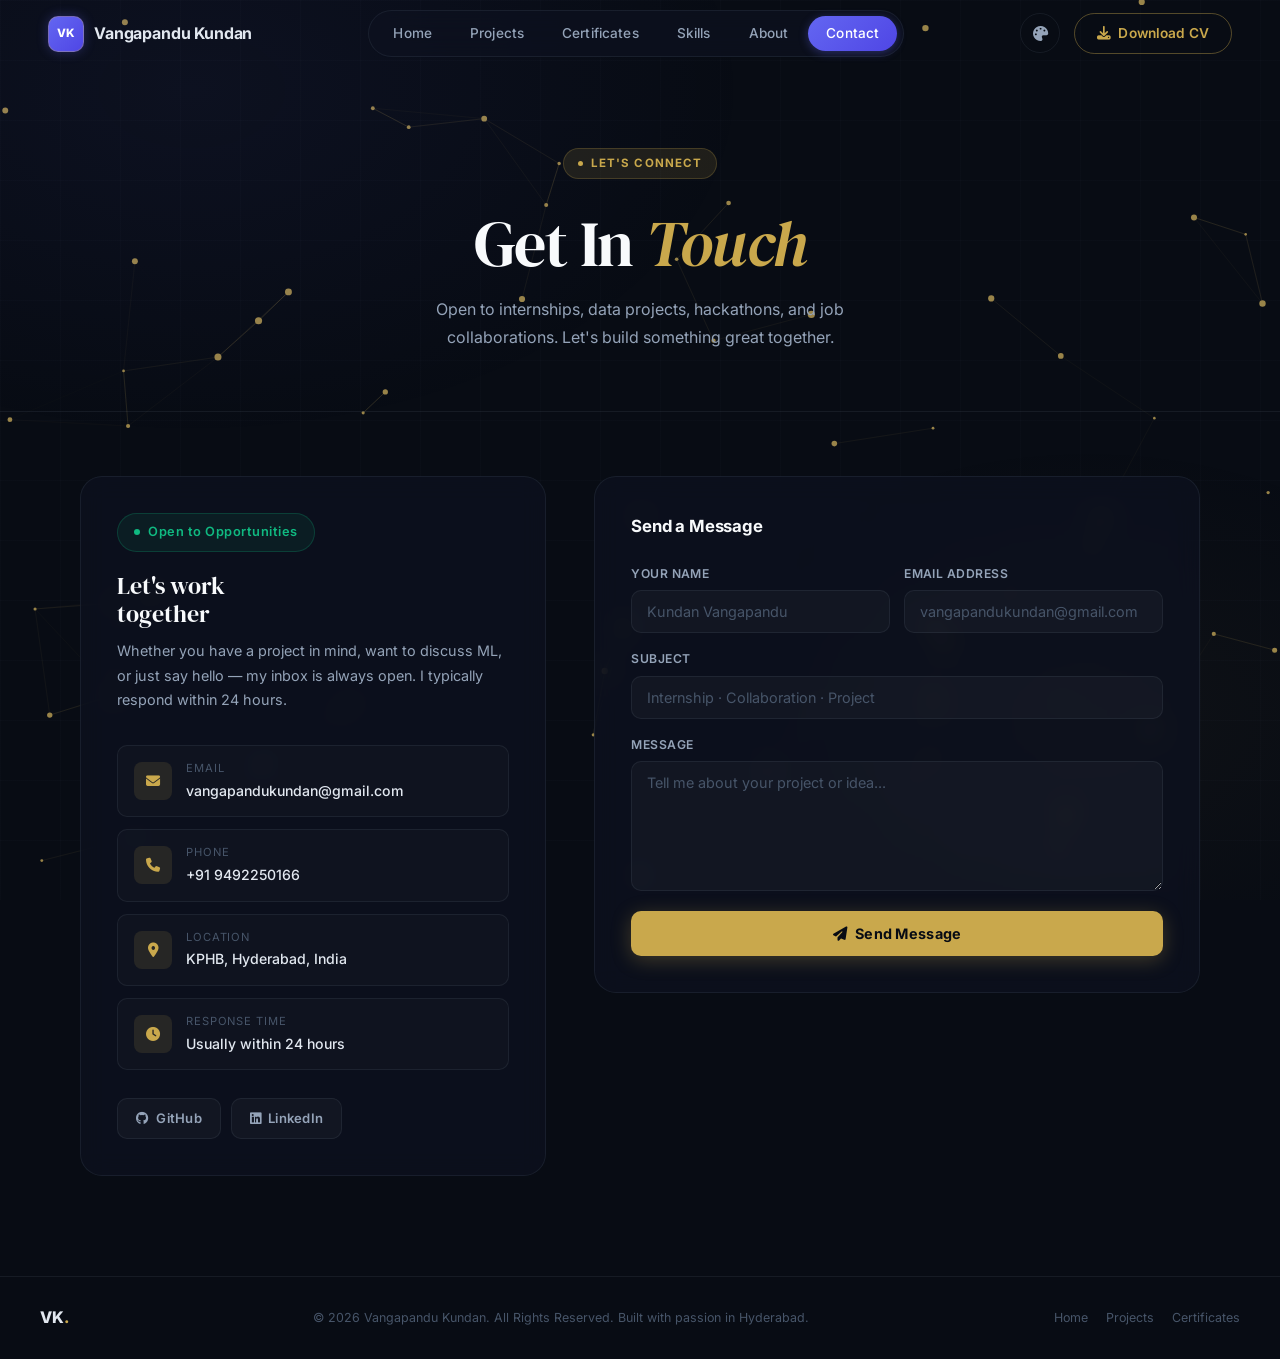
<file: contact.html>
<!DOCTYPE html>
<html lang="en">

<head>
  <meta charset="UTF-8">
  <meta name="viewport" content="width=device-width, initial-scale=1.0">
  <title>Contact — Vangapandu Kundan · Data Scientist</title>
  <meta name="description" content="Get in touch with Vangapandu Kundan — open to internship opportunities, collaborations, and freelance data science projects.">
  <link rel="icon" type="image/svg+xml" href="data:image/svg+xml,<svg xmlns='http://www.w3.org/2000/svg' viewBox='0 0 100 100'><rect width='100' height='100' rx='20' fill='%23080C14'/><text y='.9em' font-size='58' x='50%25' text-anchor='middle' dy='0.08em' font-family='system-ui' font-weight='900' fill='%23C9A84C'>VK</text></svg>">
  <meta name="author" content="Vangapandu Kundan">
  <meta property="og:title" content="Contact — Vangapandu Kundan">
  <meta property="og:description" content="Get in touch with Vangapandu Kundan — open to internship opportunities, collaborations, and freelance data science projects.">
  <meta property="og:type" content="website">
  <meta property="og:image" content="img/kundan_2.jpeg">
  <link rel="preconnect" href="https://fonts.googleapis.com">
  <link rel="preconnect" href="https://fonts.gstatic.com" crossorigin>
  <link rel="stylesheet" href="css/style.css">
  <link rel="stylesheet" href="https://cdnjs.cloudflare.com/ajax/libs/font-awesome/6.4.0/css/all.min.css">
  <style>
    /* ── Page-specific ── */
    .page-nav-spacer { height: var(--nav-h); }

    /* Page Hero */
    .page-hero {
      padding: 80px 0 60px;
      position: relative;
      z-index: 1;
      border-bottom: 1px solid var(--border);
    }
    .page-hero-inner {
      max-width: 1200px;
      margin: 0 auto;
      padding: 0 40px;
      text-align: center;
    }
    .page-hero h1 {
      font-family: 'DM Serif Display', Georgia, serif;
      font-size: clamp(2.4rem, 5vw, 4rem);
      font-weight: 400;
      color: var(--white);
      letter-spacing: -0.02em;
      line-height: 1.1;
      margin: 14px 0 16px;
    }
    .page-hero h1 em { font-style: italic; color: var(--accent); }
    .page-hero p {
      color: var(--text-2);
      font-size: 1rem;
      line-height: 1.75;
      max-width: 520px;
      margin: 0 auto;
    }

    /* Contact layout */
    .contact-content {
      max-width: 1200px;
      margin: 0 auto;
      padding: 64px 40px 100px;
      position: relative;
      z-index: 1;
    }
    .contact-layout {
      display: grid;
      grid-template-columns: 1fr 1.3fr;
      gap: 48px;
      align-items: start;
    }

    /* Left info column */
    .info-card {
      background: rgba(13,18,32,0.70);
      border: 1px solid var(--border);
      border-radius: var(--radius-lg);
      padding: 36px;
      backdrop-filter: blur(12px);
    }
    .info-card-title {
      font-family: 'DM Serif Display', Georgia, serif;
      font-size: 1.5rem;
      font-weight: 400;
      color: var(--white);
      line-height: 1.2;
      margin-bottom: 10px;
    }
    .info-card-sub {
      color: var(--text-2);
      font-size: 0.9rem;
      line-height: 1.7;
      margin-bottom: 32px;
    }

    /* Contact items */
    .cinfo-list { display: flex; flex-direction: column; gap: 12px; margin-bottom: 28px; }
    .cinfo-row {
      display: flex;
      align-items: center;
      gap: 14px;
      padding: 14px 16px;
      background: rgba(255,255,255,0.02);
      border: 1px solid var(--border);
      border-radius: var(--radius-sm);
      transition: all 0.22s var(--ease);
    }
    .cinfo-row:hover { border-color: rgba(201,168,76,0.28); background: rgba(201,168,76,0.03); }
    .cinfo-icon {
      width: 38px; height: 38px;
      border-radius: 8px;
      background: var(--accent-dim);
      display: flex; align-items: center; justify-content: center;
      color: var(--accent);
      font-size: 0.88rem;
      flex-shrink: 0;
    }
    .cinfo-lbl { font-size: 0.70rem; color: var(--text-3); text-transform: uppercase; letter-spacing: 0.08em; margin-bottom: 2px; }
    .cinfo-val { font-size: 0.88rem; color: var(--text); font-weight: 500; }
    .cinfo-val a { color: inherit; transition: color 0.2s; }
    .cinfo-val a:hover { color: var(--accent); }

    /* Status badge */
    .status-badge {
      display: inline-flex;
      align-items: center;
      gap: 8px;
      padding: 8px 16px;
      background: rgba(16,185,129,0.08);
      border: 1px solid rgba(16,185,129,0.22);
      border-radius: var(--radius-pill);
      color: var(--green);
      font-size: 0.80rem;
      font-weight: 600;
      letter-spacing: 0.04em;
      margin-bottom: 20px;
    }
    .status-badge .dot {
      width: 6px; height: 6px;
      border-radius: 50%;
      background: var(--green);
      animation: pulse-green 1.8s ease-in-out infinite;
    }

    /* Social row */
    .socials { display: flex; gap: 10px; flex-wrap: wrap; }
    .social-pill {
      display: flex; align-items: center; gap: 7px;
      padding: 9px 18px;
      background: rgba(255,255,255,0.03);
      border: 1px solid var(--border);
      border-radius: var(--radius-sm);
      color: var(--text-2);
      font-size: 0.82rem;
      font-weight: 600;
      transition: all 0.22s var(--ease);
      letter-spacing: 0.02em;
    }
    .social-pill:hover { background: var(--accent); border-color: var(--accent); color: #080C14; transform: translateY(-2px); box-shadow: 0 6px 18px var(--accent-glow); }

    /* Form column */
    .form-card {
      background: rgba(13,18,32,0.70);
      border: 1px solid var(--border);
      border-radius: var(--radius-lg);
      padding: 36px;
      backdrop-filter: blur(12px);
    }
    .form-card-title {
      font-size: 1.05rem;
      font-weight: 700;
      color: var(--white);
      margin-bottom: 24px;
      letter-spacing: -0.01em;
    }
    .cform { display: flex; flex-direction: column; gap: 16px; }
    .cform-row { display: grid; grid-template-columns: 1fr 1fr; gap: 14px; }
    .cform-group { display: flex; flex-direction: column; gap: 7px; }
    .cform-label { font-size: 0.76rem; font-weight: 600; color: var(--text-2); letter-spacing: 0.04em; text-transform: uppercase; }
    .cform-input {
      padding: 12px 15px;
      background: rgba(255,255,255,0.03);
      border: 1px solid var(--border);
      border-radius: var(--radius-sm);
      color: var(--text);
      font-size: 0.9rem;
      font-family: 'Inter', sans-serif;
      transition: all 0.22s;
      outline: none;
    }
    .cform-input::placeholder { color: var(--text-3); }
    .cform-input:focus {
      border-color: rgba(201,168,76,0.45);
      background: rgba(201,168,76,0.03);
      box-shadow: 0 0 0 3px rgba(201,168,76,0.08);
    }
    textarea.cform-input { resize: vertical; min-height: 130px; }
    .cform-submit {
      display: flex; align-items: center; justify-content: center; gap: 8px;
      padding: 14px;
      background: var(--accent);
      color: #080C14;
      border-radius: var(--radius-sm);
      font-size: 0.9rem;
      font-weight: 700;
      cursor: pointer;
      font-family: inherit;
      border: none;
      transition: all 0.25s var(--ease);
      box-shadow: 0 4px 20px var(--accent-glow);
      margin-top: 4px;
      letter-spacing: 0.02em;
    }
    .cform-submit:hover { background: #D4B65A; transform: translateY(-2px); box-shadow: 0 10px 32px var(--accent-glow); }

    /* Footer */
    .page-footer {
      border-top: 1px solid var(--border);
      padding: 28px 40px;
      display: flex;
      align-items: center;
      justify-content: space-between;
      gap: 16px;
      flex-wrap: wrap;
      position: relative;
      z-index: 1;
    }
    .pf-logo { font-size: 1rem; font-weight: 800; color: var(--text); letter-spacing: -0.01em; }
    .pf-logo span { color: var(--accent); }
    .pf-copy { font-size: 0.78rem; color: var(--text-3); }
    .pf-links { display: flex; gap: 18px; }
    .pf-links a { font-size: 0.78rem; color: var(--text-3); transition: color 0.2s; }
    .pf-links a:hover { color: var(--accent); }

    /* ── Tablet ── */
    @media (max-width: 900px) {
      .contact-layout { grid-template-columns: 1fr; gap: 28px; }
    }

    /* ── Large phone / landscape ── */
    @media (max-width: 768px) {
      .hire-btn { display: none !important; }
      .page-hero { padding: 56px 0 36px; }
      .page-hero-inner { padding: 0 20px; }
      .contact-content { padding: 48px 20px 72px; }
      .info-card, .form-card { padding: 28px 22px; }
      .cinfo-row { padding: 12px 14px; }
      .page-footer { padding: 20px; flex-direction: column; text-align: center; }
      .pf-links { justify-content: center; flex-wrap: wrap; gap: 14px; }
    }

    /* ── Small phone / Portrait ── */
    @media (max-width: 600px) {
      .page-hero { padding: 40px 0 28px; }
      .page-hero-inner { padding: 0 16px; }
      .page-hero p { font-size: 0.9rem; }
      .contact-content { padding: 36px 16px 56px; }
      .contact-layout { gap: 20px; }
      .info-card, .form-card { padding: 22px 16px; }
      .info-card-title { font-size: 1.3rem; }
      .info-card-sub { font-size: 0.87rem; }
      .cinfo-row { padding: 11px 12px; gap: 10px; }
      .cinfo-icon { width: 34px; height: 34px; font-size: 0.82rem; }
      .cinfo-val { font-size: 0.82rem; }
      .socials { flex-direction: column; gap: 8px; }
      .social-pill { justify-content: center; }
      .cform-row { grid-template-columns: 1fr; gap: 12px; }
      .cform-input { font-size: 0.875rem; padding: 11px 13px; }
      .cform-submit { font-size: 0.875rem; }
      .page-footer { padding: 16px; }
    }
  </style>
</head>

<body>

  <!-- Custom Cursor -->
  <div id="cursor"></div>
  <div id="cursor-dot"></div>

  <!-- ═══ NAVBAR ═══════════════════════════════════════════════ -->
  <header class="navbar" id="navbar">
    <a href="index.html" class="nav-logo" id="nav-logo">
      <div class="logo-avatar">VK</div>
      Vangapandu Kundan
    </a>

    <div class="nav-links">
      <a href="index.html" id="nl-home">Home</a>
      <a href="projects.html" id="nl-projects">Projects</a>
      <a href="certificates.html" id="nl-certs">Certificates</a>
      <a href="index.html#skills" id="nl-skills">Skills</a>
      <a href="index.html#about" id="nl-about">About</a>
      <a href="contact.html" class="active" id="nl-contact">Contact</a>
    </div>

    <div class="nav-right">
      <!-- Theme Selector -->
      <div class="theme-menu-container">
        <button class="theme-toggle-btn" id="theme-toggle-btn" aria-label="Change Accent Color">
          <i class="fas fa-palette"></i>
        </button>
        <div class="theme-dropdown" id="theme-dropdown">
          <button class="theme-opt-color gold active" data-color="gold" title="Royal Gold"></button>
          <button class="theme-opt-color purple" data-color="purple" title="Electric Indigo"></button>
          <button class="theme-opt-color pink" data-color="pink" title="Cyber Pink"></button>
          <button class="theme-opt-color green" data-color="green" title="Neon Emerald"></button>
          <button class="theme-opt-color blue" data-color="blue" title="Sky Blue"></button>
        </div>
      </div>

      <a href="files/Vangapandu_Kundan_Resume.pdf" download class="hire-btn" id="hire-btn">
        <i class="fas fa-download"></i> Download CV
      </a>
      <div class="hamburger" id="hamburger" role="button" tabindex="0" aria-label="Open menu">
        <span></span><span></span><span></span>
      </div>
    </div>
  </header>

  <!-- Mobile Drawer -->
  <div class="nav-backdrop" id="navBackdrop"></div>
  <nav class="mobile-nav" id="mobileNav">
    <button class="mobile-close" id="mobileClose"><i class="fas fa-xmark"></i></button>
    <a href="index.html">Home</a>
    <a href="projects.html">Projects</a>
    <a href="certificates.html">Certificates</a>
    <a href="index.html#skills">Skills</a>
    <a href="index.html#about">About</a>
    <a href="contact.html" class="active">Contact</a>
    <a href="files/Vangapandu_Kundan_Resume.pdf" download
      style="margin-top:20px; background:var(--accent); color:#080C14; padding:13px 20px; border-radius:100px; text-align:center; font-weight:700;">
      <i class="fas fa-download"></i> Download CV
    </a>
  </nav>

  <div class="page-nav-spacer"></div>

  <!-- Page Hero -->
  <section class="page-hero">
    <div class="page-hero-inner reveal">
      <div class="section-badge"><span class="dot"></span> Let's Connect</div>
      <h1>Get In <em>Touch</em></h1>
      <p>Open to internships, data projects, hackathons, and job collaborations. Let's build something great together.</p>
    </div>
  </section>

  <!-- Contact Content -->
  <div class="contact-content">
    <div class="contact-layout">

      <!-- Info Column -->
      <div class="reveal">
        <div class="info-card">
          <div class="status-badge"><span class="dot"></span> Open to Opportunities</div>
          <h2 class="info-card-title">Let's work<br>together</h2>
          <p class="info-card-sub">Whether you have a project in mind, want to discuss ML, or just say hello — my inbox is always open. I typically respond within 24 hours.</p>

          <div class="cinfo-list">
            <div class="cinfo-row">
              <div class="cinfo-icon"><i class="fas fa-envelope"></i></div>
              <div>
                <div class="cinfo-lbl">Email</div>
                <div class="cinfo-val"><a href="mailto:vangapandukundan@gmail.com">vangapandukundan@gmail.com</a></div>
              </div>
            </div>
            <div class="cinfo-row">
              <div class="cinfo-icon"><i class="fas fa-phone"></i></div>
              <div>
                <div class="cinfo-lbl">Phone</div>
                <div class="cinfo-val">+91 9492250166</div>
              </div>
            </div>
            <div class="cinfo-row">
              <div class="cinfo-icon"><i class="fas fa-map-marker-alt"></i></div>
              <div>
                <div class="cinfo-lbl">Location</div>
                <div class="cinfo-val">KPHB, Hyderabad, India</div>
              </div>
            </div>
            <div class="cinfo-row">
              <div class="cinfo-icon"><i class="fas fa-clock"></i></div>
              <div>
                <div class="cinfo-lbl">Response Time</div>
                <div class="cinfo-val">Usually within 24 hours</div>
              </div>
            </div>
          </div>

          <div class="socials">
            <a href="https://github.com/vangapandukundan" target="_blank" rel="noopener" class="social-pill" id="contact-github-btn">
              <i class="fab fa-github"></i> GitHub
            </a>
            <a href="https://www.linkedin.com/in/kundan-student" target="_blank" rel="noopener" class="social-pill" id="contact-linkedin-btn">
              <i class="fab fa-linkedin"></i> LinkedIn
            </a>
          </div>
        </div>
      </div>

      <!-- Form Column -->
      <div class="reveal reveal-d2">
        <div class="form-card">
          <h3 class="form-card-title">Send a Message</h3>
          <form action="https://formspree.io/f/xblbelbd" method="POST" class="cform" id="contact-form">
            <div class="cform-row">
              <div class="cform-group">
                <label class="cform-label" for="name">Your Name</label>
                <input type="text" id="name" name="name" required class="cform-input" placeholder="Kundan Vangapandu">
              </div>
              <div class="cform-group">
                <label class="cform-label" for="email">Email Address</label>
                <input type="email" id="email" name="email" required class="cform-input" placeholder="vangapandukundan@gmail.com">
              </div>
            </div>
            <div class="cform-group">
              <label class="cform-label" for="subject">Subject</label>
              <input type="text" id="subject" name="subject" class="cform-input" placeholder="Internship · Collaboration · Project">
            </div>
            <div class="cform-group">
              <label class="cform-label" for="message">Message</label>
              <textarea id="message" name="message" rows="6" required class="cform-input" placeholder="Tell me about your project or idea..."></textarea>
            </div>
            <button type="submit" class="cform-submit" id="contact-submit-btn">
              <i class="fas fa-paper-plane"></i> Send Message
            </button>
          </form>
        </div>
      </div>

    </div>
  </div>

  <!-- Footer -->
  <footer class="page-footer">
    <div class="pf-logo">VK<span>.</span></div>
    <p class="pf-copy">© 2026 Vangapandu Kundan. All Rights Reserved. Built with passion in Hyderabad.</p>
    <div class="pf-links">
      <a href="index.html">Home</a>
      <a href="projects.html">Projects</a>
      <a href="certificates.html">Certificates</a>
    </div>
  </footer>

  <script src="js/script.js"></script>
  <script>
    // Contact form validation
    const form = document.getElementById('contact-form');
    const btn = document.getElementById('contact-submit-btn');
    if (form) {
      form.addEventListener('submit', (e) => {
        const name = document.getElementById('name')?.value.trim();
        const email = document.getElementById('email')?.value.trim();
        const message = document.getElementById('message')?.value.trim();
        if (!name || !email || !message) {
          e.preventDefault();
          return;
        }
        if (btn) {
          btn.innerHTML = '<i class="fas fa-spinner fa-spin"></i> Sending...';
          btn.disabled = true;
        }
      });
    }
  </script>

</body>
</html>
</file>
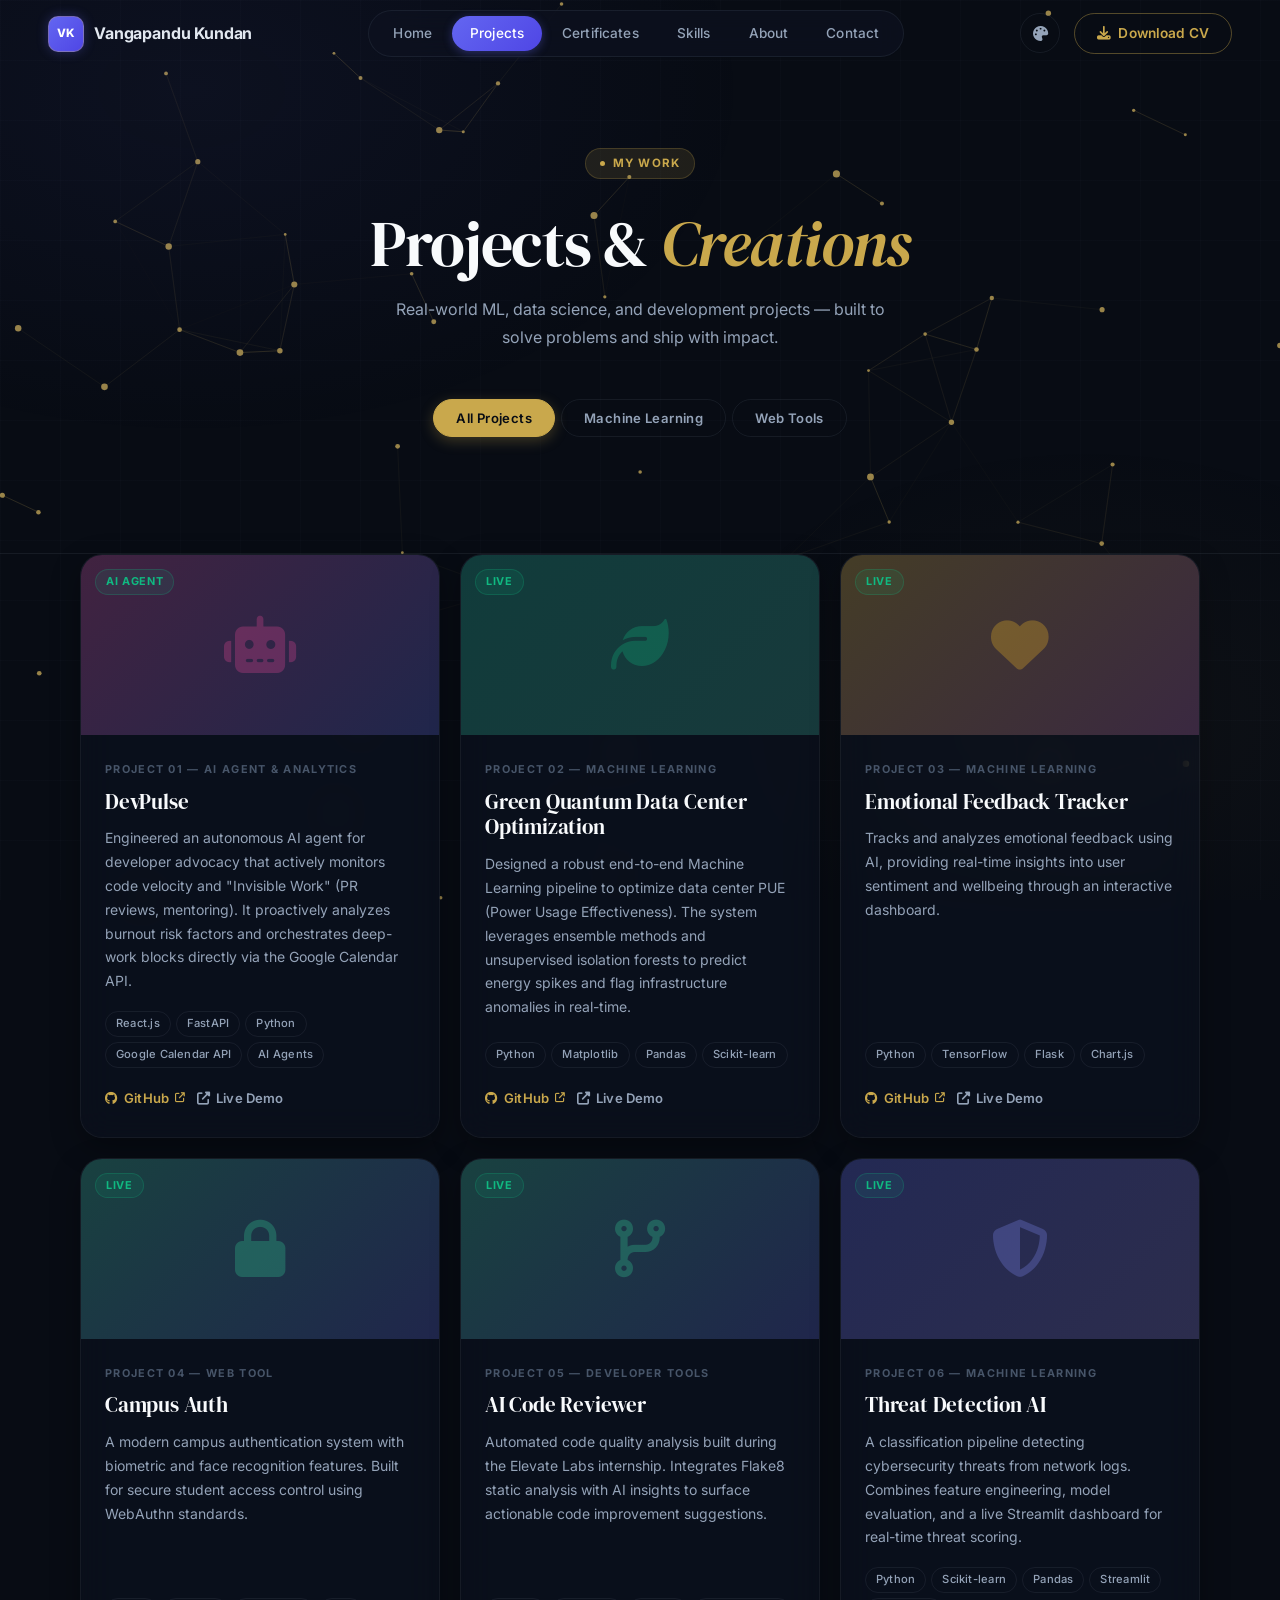
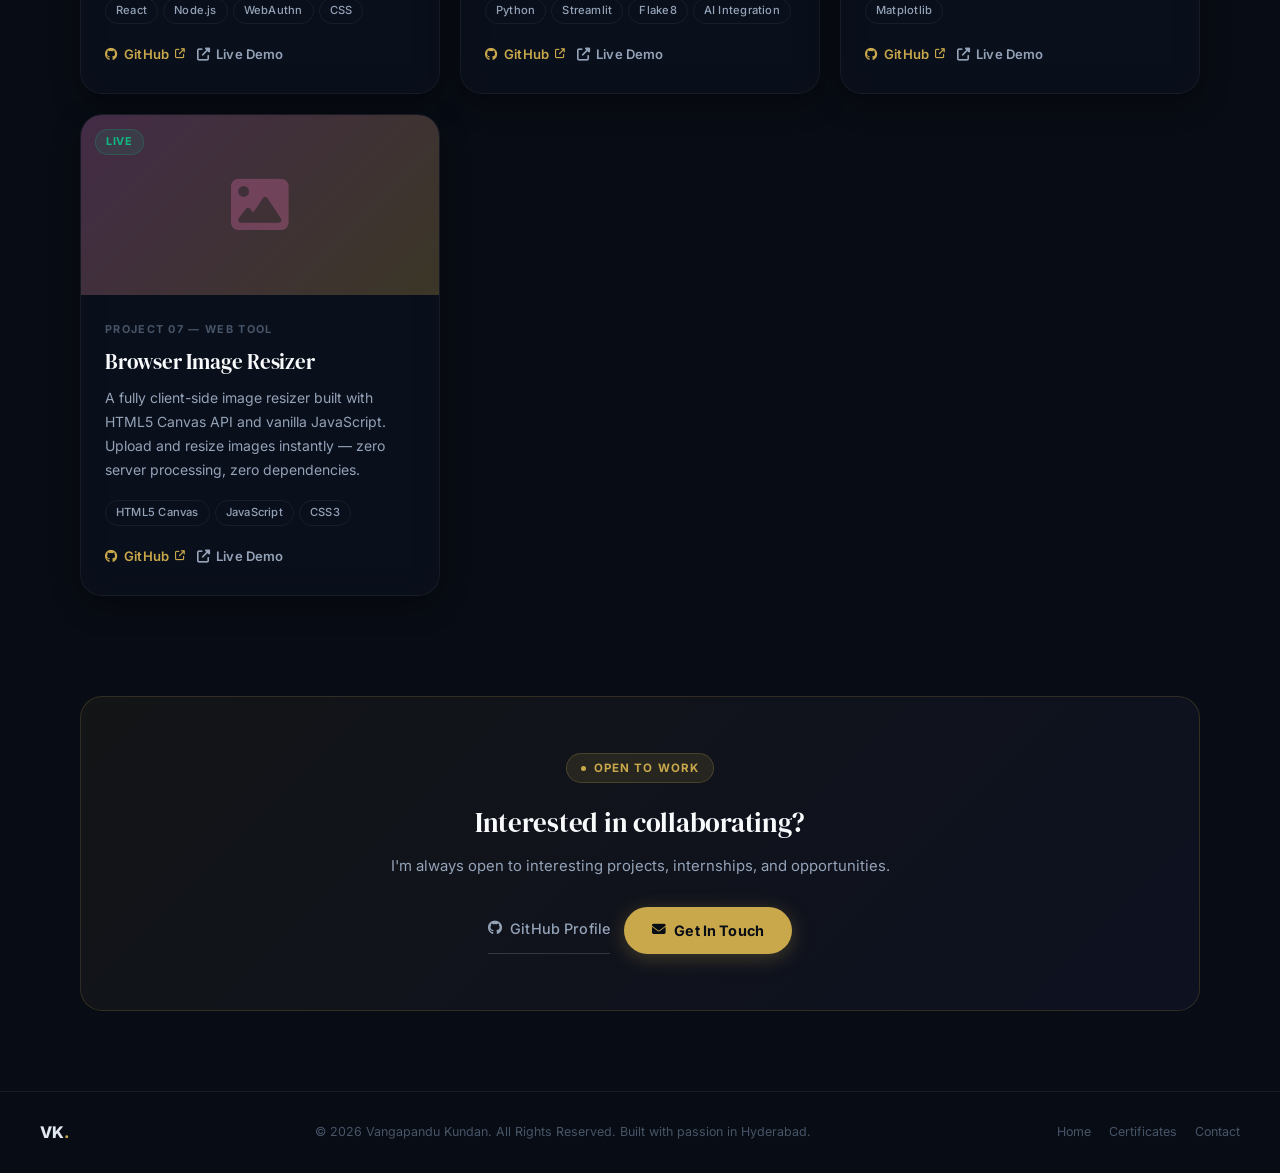
<file: projects.html>
<!DOCTYPE html>
<html lang="en">

<head>
  <meta charset="UTF-8">
  <meta name="viewport" content="width=device-width, initial-scale=1.0">
  <title>Projects — Vangapandu Kundan · Data Scientist</title>
  <meta name="description"
    content="Explore data science and ML projects by Vangapandu Kundan — DevPulse, Threat Detection AI, AI Code Reviewer, Browser Image Resizer, and more.">
  <link rel="icon" type="image/svg+xml" href="data:image/svg+xml,<svg xmlns='http://www.w3.org/2000/svg' viewBox='0 0 100 100'><rect width='100' height='100' rx='20' fill='%23080C14'/><text y='.9em' font-size='58' x='50%25' text-anchor='middle' dy='0.08em' font-family='system-ui' font-weight='900' fill='%23C9A84C'>VK</text></svg>">
  <meta name="author" content="Vangapandu Kundan">
  <meta property="og:title" content="Projects — Vangapandu Kundan · Data Scientist">
  <meta property="og:description" content="Explore data science and ML projects by Vangapandu Kundan — DevPulse, Threat Detection AI, AI Code Reviewer, and more.">
  <meta property="og:type" content="website">
  <meta property="og:image" content="img/kundan_2.jpeg">
  <link rel="preconnect" href="https://fonts.googleapis.com">
  <link rel="preconnect" href="https://fonts.gstatic.com" crossorigin>
  <link rel="stylesheet" href="css/style.css">
  <link rel="stylesheet" href="https://cdnjs.cloudflare.com/ajax/libs/font-awesome/6.4.0/css/all.min.css">
  <style>
    /* ── Page-specific overrides ── */
    .page-nav-spacer {
      height: var(--nav-h);
    }

    /* Page Hero */
    .page-hero {
      padding: 80px 0 60px;
      position: relative;
      z-index: 1;
      border-bottom: 1px solid var(--border);
    }

    .page-hero-inner {
      max-width: 1200px;
      margin: 0 auto;
      padding: 0 40px;
      text-align: center;
    }

    .page-hero h1 {
      font-family: 'DM Serif Display', Georgia, serif;
      font-size: clamp(2.4rem, 5vw, 4rem);
      font-weight: 400;
      color: var(--white);
      letter-spacing: -0.02em;
      line-height: 1.1;
      margin: 14px 0 16px;
    }

    .page-hero h1 em {
      font-style: italic;
      color: var(--accent);
    }

    .page-hero p {
      color: var(--text-2);
      font-size: 1rem;
      line-height: 1.75;
      max-width: 520px;
      margin: 0 auto;
    }

    /* Filter bar */
    .filter-bar {
      display: flex;
      align-items: center;
      justify-content: center;
      gap: 6px;
      flex-wrap: wrap;
      margin: 48px 0 56px;
    }

    .filter-btn {
      display: inline-flex;
      align-items: center;
      justify-content: center;
      padding: 8px 22px;
      border-radius: var(--radius-pill);
      font-size: 0.82rem;
      font-weight: 600;
      color: var(--text-2);
      border: 1px solid var(--border);
      background: transparent;
      transition: all 0.22s var(--ease);
      cursor: pointer;
      letter-spacing: 0.03em;
      font-family: inherit;
      touch-action: manipulation;
      pointer-events: auto;
      user-select: none;
      -webkit-user-select: none;
      white-space: nowrap;
      min-height: 38px;
    }

    .filter-btn:hover {
      color: var(--text);
      border-color: var(--border-2);
      background: rgba(255, 255, 255, 0.03);
    }

    .filter-btn.active {
      background: var(--accent);
      border-color: var(--accent);
      color: #080C14;
      box-shadow: 0 4px 14px var(--accent-glow);
    }

    /* Projects grid */
    .projects-content {
      max-width: 1200px;
      margin: 0 auto;
      padding: 0 40px 100px;
      position: relative;
      z-index: 1;
    }

    .projects-grid-full {
      display: grid;
      grid-template-columns: repeat(3, 1fr);
      gap: 20px;
    }

    /* Project Card */
    .pcard {
      background: var(--bg-card);
      border: 1px solid var(--border);
      border-radius: var(--radius-lg);
      overflow: hidden;
      display: flex;
      flex-direction: column;
      transition: all 0.32s var(--ease);
      position: relative;
    }

    .pcard::after {
      content: '';
      position: absolute;
      bottom: 0;
      left: 0;
      right: 0;
      height: 2px;
      background: linear-gradient(90deg, var(--accent), #6366F1);
      transform: scaleX(0);
      transform-origin: left;
      transition: transform 0.38s var(--ease);
    }

    .pcard:hover {
      border-color: rgba(201, 168, 76, 0.25);
      transform: translateY(-6px);
      box-shadow: 0 20px 50px rgba(0, 0, 0, 0.5), 0 0 0 1px rgba(201, 168, 76, 0.07);
    }

    .pcard:hover::after {
      transform: scaleX(1);
    }

    .pcard-img {
      position: relative;
      height: 180px;
      background: var(--bg-card2);
      display: flex;
      align-items: center;
      justify-content: center;
      overflow: hidden;
    }

    .pcard-img .grad {
      position: absolute;
      inset: 0;
    }

    .pcard-img .picon {
      font-size: 3.6rem;
      opacity: 0.28;
      position: relative;
      z-index: 1;
    }

    .pcard-badge {
      position: absolute;
      top: 14px;
      left: 14px;
      padding: 3px 10px;
      border-radius: var(--radius-pill);
      font-size: 0.68rem;
      font-weight: 700;
      letter-spacing: 0.06em;
      text-transform: uppercase;
      z-index: 2;
      background: rgba(16, 185, 129, 0.10);
      border: 1px solid rgba(16, 185, 129, 0.22);
      color: var(--green);
    }

    .pcard-body {
      padding: 26px 24px 28px;
      flex: 1;
      display: flex;
      flex-direction: column;
    }

    .pcard-num {
      font-size: 0.68rem;
      font-weight: 700;
      color: var(--text-3);
      letter-spacing: 0.12em;
      text-transform: uppercase;
      margin-bottom: 10px;
    }

    .pcard-title {
      font-family: 'DM Serif Display', Georgia, serif;
      font-size: 1.3rem;
      font-weight: 400;
      color: var(--white);
      line-height: 1.25;
      margin-bottom: 12px;
      letter-spacing: -0.01em;
    }

    .pcard-desc {
      color: var(--text-2);
      font-size: 0.875rem;
      line-height: 1.7;
      flex: 1;
      margin-bottom: 18px;
    }

    .pcard-pills {
      display: flex;
      flex-wrap: wrap;
      gap: 5px;
      margin-bottom: 20px;
    }

    .pcard-pill {
      padding: 3px 10px;
      border: 1px solid var(--border);
      border-radius: var(--radius-pill);
      font-size: 0.7rem;
      color: var(--text-2);
      font-weight: 500;
      letter-spacing: 0.02em;
      transition: all 0.2s;
    }

    .pcard:hover .pcard-pill {
      border-color: rgba(201, 168, 76, 0.25);
    }

    .pcard-links {
      display: flex;
      gap: 12px;
      flex-wrap: wrap;
    }

    .pcard-link {
      display: inline-flex;
      align-items: center;
      gap: 6px;
      font-size: 0.82rem;
      font-weight: 600;
      color: var(--accent);
      transition: gap 0.2s, color 0.2s;
      letter-spacing: 0.01em;
    }

    .pcard-link:hover {
      gap: 10px;
      color: #D4B65A;
    }

    .pcard-link.ghost {
      color: var(--text-2);
    }

    .pcard-link.ghost:hover {
      color: var(--text);
      gap: 10px;
    }

    /* CTA band */
    .cta-band {
      max-width: 1200px;
      margin: 0 auto;
      padding: 0 40px 80px;
      position: relative;
      z-index: 1;
    }

    .cta-inner {
      background: linear-gradient(135deg, rgba(201, 168, 76, 0.06), rgba(99, 102, 241, 0.06));
      border: 1px solid rgba(201, 168, 76, 0.18);
      border-radius: var(--radius-lg);
      padding: 56px 40px;
      text-align: center;
    }

    .cta-inner h3 {
      font-family: 'DM Serif Display', Georgia, serif;
      font-size: 1.7rem;
      font-weight: 400;
      color: var(--white);
      margin-bottom: 10px;
      letter-spacing: -0.01em;
    }

    .cta-inner p {
      color: var(--text-2);
      font-size: 0.93rem;
      margin-bottom: 28px;
    }

    .cta-btns {
      display: flex;
      gap: 14px;
      justify-content: center;
      flex-wrap: wrap;
    }

    /* Page footer */
    .page-footer {
      border-top: 1px solid var(--border);
      padding: 28px 40px;
      display: flex;
      align-items: center;
      justify-content: space-between;
      gap: 16px;
      flex-wrap: wrap;
      position: relative;
      z-index: 1;
    }

    .pf-logo {
      font-size: 1rem;
      font-weight: 800;
      color: var(--text);
      letter-spacing: -0.01em;
    }

    .pf-logo span {
      color: var(--accent);
    }

    .pf-copy {
      font-size: 0.78rem;
      color: var(--text-3);
    }

    .pf-links {
      display: flex;
      gap: 18px;
    }

    .pf-links a {
      font-size: 0.78rem;
      color: var(--text-3);
      transition: color 0.2s;
    }

    .pf-links a:hover {
      color: var(--accent);
    }

    /* ── Tablet ── */
    @media (max-width: 1000px) {
      .projects-grid-full {
        grid-template-columns: repeat(2, 1fr);
      }
    }

    /* ── Large phone / landscape ── */
    @media (max-width: 768px) {
      .hire-btn {
        display: none !important;
      }

      .page-hero {
        padding: 56px 0 40px;
      }

      .page-hero-inner {
        padding: 0 20px;
      }

      .filter-bar {
        margin: 32px 0 40px;
        gap: 8px;
      }

      .projects-content {
        padding: 0 20px 60px;
      }

      .cta-band {
        padding: 0 20px 60px;
      }

      .cta-inner {
        padding: 40px 24px;
      }

      .page-footer {
        padding: 20px;
        flex-direction: column;
        text-align: center;
      }

      .pf-links {
        justify-content: center;
        flex-wrap: wrap;
        gap: 14px;
      }
    }

    /* ── Small phone / Portrait ── */
    @media (max-width: 600px) {
      .page-hero {
        padding: 44px 0 32px;
      }

      .page-hero-inner {
        padding: 0 16px;
      }

      .page-hero p {
        font-size: 0.9rem;
      }

      .filter-bar {
        margin: 24px 0 32px;
      }

      .filter-btn {
        padding: 7px 14px;
        font-size: 0.76rem;
      }

      .projects-grid-full {
        grid-template-columns: 1fr;
        gap: 14px;
      }

      .projects-content {
        padding: 0 16px 48px;
      }

      .pcard-img {
        height: 150px !important;
      }

      .pcard-body {
        padding: 20px 18px 22px;
      }

      .pcard-title {
        font-size: 1.15rem;
      }

      .pcard-desc {
        font-size: 0.84rem;
      }

      .pcard-pill {
        font-size: 0.67rem;
      }

      .cta-band {
        padding: 0 16px 48px;
      }

      .cta-inner {
        padding: 32px 18px;
      }

      .cta-inner h3 {
        font-size: 1.35rem;
      }

      .cta-inner p {
        font-size: 0.87rem;
      }

      .cta-btns {
        flex-direction: column;
        align-items: center;
      }

      .cta-btns .btn-primary,
      .cta-btns .btn-ghost {
        width: 100%;
        justify-content: center;
        text-align: center;
      }

      .page-footer {
        padding: 16px;
      }
    }
  </style>

</head>

<body>

  <!-- Custom Cursor -->
  <div id="cursor"></div>
  <div id="cursor-dot"></div>

  <!-- ═══ NAVBAR ═══════════════════════════════════════════════ -->
  <header class="navbar" id="navbar">
    <a href="index.html" class="nav-logo" id="nav-logo">
      <div class="logo-avatar">VK</div>
      Vangapandu Kundan
    </a>

    <div class="nav-links">
      <a href="index.html" id="nl-home">Home</a>
      <a href="projects.html" class="active" id="nl-projects">Projects</a>
      <a href="certificates.html" id="nl-certs">Certificates</a>
      <a href="index.html#skills" id="nl-skills">Skills</a>
      <a href="index.html#about" id="nl-about">About</a>
      <a href="contact.html" id="nl-contact">Contact</a>
    </div>

    <div class="nav-right">
      <!-- Theme Selector -->
      <div class="theme-menu-container">
        <button class="theme-toggle-btn" id="theme-toggle-btn" aria-label="Change Accent Color">
          <i class="fas fa-palette"></i>
        </button>
        <div class="theme-dropdown" id="theme-dropdown">
          <button class="theme-opt-color gold active" data-color="gold" title="Royal Gold"></button>
          <button class="theme-opt-color purple" data-color="purple" title="Electric Indigo"></button>
          <button class="theme-opt-color pink" data-color="pink" title="Cyber Pink"></button>
          <button class="theme-opt-color green" data-color="green" title="Neon Emerald"></button>
          <button class="theme-opt-color blue" data-color="blue" title="Sky Blue"></button>
        </div>
      </div>

      <a href="files/Vangapandu_Kundan_Resume.pdf" download class="hire-btn" id="hire-btn">
        <i class="fas fa-download"></i> Download CV
      </a>
      <div class="hamburger" id="hamburger" role="button" tabindex="0" aria-label="Open menu">
        <span></span><span></span><span></span>
      </div>
    </div>
  </header>

  <!-- Mobile Drawer -->
  <div class="nav-backdrop" id="navBackdrop"></div>
  <nav class="mobile-nav" id="mobileNav">
    <button class="mobile-close" id="mobileClose"><i class="fas fa-xmark"></i></button>
    <a href="index.html">Home</a>
    <a href="projects.html" class="active">Projects</a>
    <a href="certificates.html">Certificates</a>
    <a href="index.html#skills">Skills</a>
    <a href="index.html#about">About</a>
    <a href="contact.html">Contact</a>
    <a href="files/Vangapandu_Kundan_Resume.pdf" download
      style="margin-top:20px; background:var(--accent); color:#080C14; padding:13px 20px; border-radius:100px; text-align:center; font-weight:700;">
      <i class="fas fa-download"></i> Download CV
    </a>
  </nav>

  <div class="page-nav-spacer"></div>

  <!-- Page Hero -->
  <section class="page-hero">
    <div class="page-hero-inner reveal">
      <div class="section-badge"><span class="dot"></span> My Work</div>
      <h1>Projects &amp; <em>Creations</em></h1>
      <p>Real-world ML, data science, and development projects — built to solve problems and ship with impact.</p>

      <!-- Filter bar -->
      <div class="filter-bar">
        <button class="filter-btn active" data-filter="all" id="filter-all">All Projects</button>
        <button class="filter-btn" data-filter="ml" id="filter-ml">Machine Learning</button>
        <button class="filter-btn" data-filter="web" id="filter-web">Web Tools</button>
      </div>
    </div>
  </section>

  <!-- Projects Grid -->
  <div class="projects-content">
    <div class="projects-grid-full" id="projects-grid">

      <!-- Project 01: DevPulse -->
      <div class="pcard reveal reveal-d1" data-category="ml" id="pcard-1">
        <div class="pcard-img">
          <div class="grad" style="background: linear-gradient(135deg, rgba(236,72,153,0.22), rgba(99,102,241,0.18));">
          </div>
          <span class="pcard-badge">AI Agent</span>
          <i class="fas fa-robot picon" style="color:#ec4899;"></i>
        </div>
        <div class="pcard-body">
          <div class="pcard-num">Project 01 &mdash; AI Agent &amp; Analytics</div>
          <h2 class="pcard-title">DevPulse</h2>
          <p class="pcard-desc">Engineered an autonomous AI agent for developer advocacy that actively monitors code velocity and "Invisible Work" (PR reviews, mentoring). It proactively analyzes burnout risk factors and orchestrates deep-work blocks directly via the Google Calendar API.</p>
          <div class="pcard-pills">
            <span class="pcard-pill">React.js</span>
            <span class="pcard-pill">FastAPI</span>
            <span class="pcard-pill">Python</span>
            <span class="pcard-pill">Google Calendar API</span>
            <span class="pcard-pill">AI Agents</span>
          </div>
          <div class="pcard-links">
            <a href="https://github.com/vangapandukundan/DevPulse" target="_blank" rel="noopener" class="pcard-link"
              id="p1-github">
              <i class="fab fa-github"></i> GitHub <i class="fas fa-arrow-up-right-from-square"
                style="font-size:0.65rem;"></i>
            </a>
            <a href="https://dev-pulse-sigma-taupe.vercel.app/" target="_blank" rel="noopener" class="pcard-link ghost"
              id="p1-demo">
              <i class="fas fa-external-link-alt"></i> Live Demo
            </a>
          </div>
        </div>
      </div>

      <!-- Project 02: Green Quantum Data Center Optimization -->
      <div class="pcard reveal reveal-d2" data-category="ml" id="pcard-2">
        <div class="pcard-img">
          <div class="grad" style="background: linear-gradient(135deg, rgba(16,185,129,0.22), rgba(52,211,153,0.18));">
          </div>
          <span class="pcard-badge">Live</span>
          <i class="fas fa-leaf picon" style="color:#10b981;"></i>
        </div>
        <div class="pcard-body">
          <div class="pcard-num">Project 02 &mdash; Machine Learning</div>
          <h2 class="pcard-title">Green Quantum Data Center Optimization</h2>
          <p class="pcard-desc">Designed a robust end-to-end Machine Learning pipeline to optimize data center PUE (Power Usage Effectiveness). The system leverages ensemble methods and unsupervised isolation forests to predict energy spikes and flag infrastructure anomalies in real-time.</p>
          <div class="pcard-pills">
            <span class="pcard-pill">Python</span>
            <span class="pcard-pill">Matplotlib</span>
            <span class="pcard-pill">Pandas</span>
            <span class="pcard-pill">Scikit-learn</span>
          </div>
          <div class="pcard-links">
            <a href="https://github.com/vangapandukundan/green_dc_project" target="_blank" rel="noopener"
              class="pcard-link" id="p2-github">
              <i class="fab fa-github"></i> GitHub <i class="fas fa-arrow-up-right-from-square"
                style="font-size:0.65rem;"></i>
            </a>
            <a href="https://green-dc-predictor.streamlit.app/" target="_blank" rel="noopener" class="pcard-link ghost"
              id="p2-demo">
              <i class="fas fa-external-link-alt"></i> Live Demo
            </a>
          </div>
        </div>
      </div>

      <!-- Project 03: Emotional Feedback Tracker -->
      <div class="pcard reveal reveal-d3" data-category="ml" id="pcard-3">
        <div class="pcard-img">
          <div class="grad" style="background: linear-gradient(135deg, rgba(251,191,36,0.22), rgba(244,114,182,0.18));">
          </div>
          <span class="pcard-badge">Live</span>
          <i class="fas fa-heart picon" style="color:#fbbf24;"></i>
        </div>
        <div class="pcard-body">
          <div class="pcard-num">Project 03 &mdash; Machine Learning</div>
          <h2 class="pcard-title">Emotional Feedback Tracker</h2>
          <p class="pcard-desc">Tracks and analyzes emotional feedback using AI, providing real-time insights into user
            sentiment and wellbeing through an interactive dashboard.</p>
          <div class="pcard-pills">
            <span class="pcard-pill">Python</span>
            <span class="pcard-pill">TensorFlow</span>
            <span class="pcard-pill">Flask</span>
            <span class="pcard-pill">Chart.js</span>
          </div>
          <div class="pcard-links">
            <a href="https://github.com/vangapandukundan/EmotionalFeedbackTracker" target="_blank" rel="noopener"
              class="pcard-link" id="p3-github">
              <i class="fab fa-github"></i> GitHub <i class="fas fa-arrow-up-right-from-square"
                style="font-size:0.65rem;"></i>
            </a>
            <a href="https://lumina-emotion-tracker.vercel.app/" target="_blank" rel="noopener" class="pcard-link ghost"
              id="p3-demo">
              <i class="fas fa-external-link-alt"></i> Live Demo
            </a>
          </div>
        </div>
      </div>

      <!-- Project 04: Campus Auth -->
      <div class="pcard reveal reveal-d1" data-category="web" id="pcard-4">
        <div class="pcard-img">
          <div class="grad" style="background: linear-gradient(135deg, rgba(52,211,153,0.22), rgba(99,102,241,0.18));">
          </div>
          <span class="pcard-badge">Live</span>
          <i class="fas fa-lock picon" style="color:#34d399;"></i>
        </div>
        <div class="pcard-body">
          <div class="pcard-num">Project 04 &mdash; Web Tool</div>
          <h2 class="pcard-title">Campus Auth</h2>
          <p class="pcard-desc">A modern campus authentication system with biometric and face recognition features.
            Built for secure student access control using WebAuthn standards.</p>
          <div class="pcard-pills">
            <span class="pcard-pill">React</span>
            <span class="pcard-pill">Node.js</span>
            <span class="pcard-pill">WebAuthn</span>
            <span class="pcard-pill">CSS</span>
          </div>
          <div class="pcard-links">
            <a href="https://github.com/vangapandukundan/campus-auth" target="_blank" rel="noopener" class="pcard-link"
              id="p4-github">
              <i class="fab fa-github"></i> GitHub <i class="fas fa-arrow-up-right-from-square"
                style="font-size:0.65rem;"></i>
            </a>
            <a href="https://campus-auth.vercel.app/login" target="_blank" rel="noopener" class="pcard-link ghost"
              id="p4-demo">
              <i class="fas fa-external-link-alt"></i> Live Demo
            </a>
          </div>
        </div>
      </div>

      <!-- Project 05: AI Code Reviewer -->
      <div class="pcard reveal reveal-d2" data-category="ml" id="pcard-5">
        <div class="pcard-img">
          <div class="grad" style="background: linear-gradient(135deg, rgba(52,211,153,0.22), rgba(99,102,241,0.18));">
          </div>
          <span class="pcard-badge">Live</span>
          <i class="fas fa-code-branch picon" style="color:#34d399;"></i>
        </div>
        <div class="pcard-body">
          <div class="pcard-num">Project 05 &mdash; Developer Tools</div>
          <h2 class="pcard-title">AI Code Reviewer</h2>
          <p class="pcard-desc">Automated code quality analysis built during the Elevate Labs internship. Integrates
            Flake8 static analysis with AI insights to surface actionable code improvement suggestions.</p>
          <div class="pcard-pills">
            <span class="pcard-pill">Python</span>
            <span class="pcard-pill">Streamlit</span>
            <span class="pcard-pill">Flake8</span>
            <span class="pcard-pill">AI Integration</span>
          </div>
          <div class="pcard-links">
            <a href="https://github.com/vangapandukundan/ai-code-reviewer" target="_blank" rel="noopener"
              class="pcard-link" id="p5-github">
              <i class="fab fa-github"></i> GitHub <i class="fas fa-arrow-up-right-from-square"
                style="font-size:0.65rem;"></i>
            </a>
            <a href="https://jgmqxoaptndlsravfmjpxg.streamlit.app/" target="_blank" rel="noopener"
              class="pcard-link ghost" id="p5-demo">
              <i class="fas fa-external-link-alt"></i> Live Demo
            </a>
          </div>
        </div>
      </div>

      <!-- Project 06: Threat Detection AI -->
      <div class="pcard reveal reveal-d3" data-category="ml" id="pcard-6">
        <div class="pcard-img">
          <div class="grad" style="background: linear-gradient(135deg, rgba(99,102,241,0.22), rgba(167,139,250,0.18));">
          </div>
          <span class="pcard-badge">Live</span>
          <i class="fas fa-shield-alt picon" style="color:#818cf8;"></i>
        </div>
        <div class="pcard-body">
          <div class="pcard-num">Project 06 &mdash; Machine Learning</div>
          <h2 class="pcard-title">Threat Detection AI</h2>
          <p class="pcard-desc">A classification pipeline detecting cybersecurity threats from network logs. Combines
            feature engineering, model evaluation, and a live Streamlit dashboard for real-time threat scoring.</p>
          <div class="pcard-pills">
            <span class="pcard-pill">Python</span>
            <span class="pcard-pill">Scikit-learn</span>
            <span class="pcard-pill">Pandas</span>
            <span class="pcard-pill">Streamlit</span>
            <span class="pcard-pill">Matplotlib</span>
          </div>
          <div class="pcard-links">
            <a href="https://github.com/vangapandukundan/Threat-Detection-AI" target="_blank" rel="noopener"
              class="pcard-link" id="p6-github">
              <i class="fab fa-github"></i> GitHub <i class="fas fa-arrow-up-right-from-square"
                style="font-size:0.65rem;"></i>
            </a>
            <a href="https://threat-detection-ai-sfmyghe6azj9pr29x8yaon.streamlit.app/" target="_blank" rel="noopener"
              class="pcard-link ghost" id="p6-demo">
              <i class="fas fa-external-link-alt"></i> Live Demo
            </a>
          </div>
        </div>
      </div>

      <!-- Project 07: Browser Image Resizer -->
      <div class="pcard reveal reveal-d1" data-category="web" id="pcard-7">
        <div class="pcard-img">
          <div class="grad" style="background: linear-gradient(135deg, rgba(244,114,182,0.22), rgba(251,191,36,0.18));">
          </div>
          <span class="pcard-badge">Live</span>
          <i class="fas fa-image picon" style="color:#f472b6;"></i>
        </div>
        <div class="pcard-body">
          <div class="pcard-num">Project 07 &mdash; Web Tool</div>
          <h2 class="pcard-title">Browser Image Resizer</h2>
          <p class="pcard-desc">A fully client-side image resizer built with HTML5 Canvas API and vanilla JavaScript.
            Upload and resize images instantly — zero server processing, zero dependencies.</p>
          <div class="pcard-pills">
            <span class="pcard-pill">HTML5 Canvas</span>
            <span class="pcard-pill">JavaScript</span>
            <span class="pcard-pill">CSS3</span>
          </div>
          <div class="pcard-links">
            <a href="https://github.com/vangapandukundan/Image_Resizer/blob/main/index.html" target="_blank"
              rel="noopener" class="pcard-link" id="p7-github">
              <i class="fab fa-github"></i> GitHub <i class="fas fa-arrow-up-right-from-square"
                style="font-size:0.65rem;"></i>
            </a>
            <a href="https://vangapandukundan.github.io/Image_Resizer/" target="_blank" rel="noopener"
              class="pcard-link ghost" id="p7-demo">
              <i class="fas fa-external-link-alt"></i> Live Demo
            </a>
          </div>
        </div>
      </div>

    </div>
  </div>

  <!-- CTA Band -->
  <div class="cta-band">
    <div class="cta-inner reveal">
      <div class="section-badge" style="justify-content:center; margin-bottom:18px;"><span class="dot"></span> Open to
        Work</div>
      <h3>Interested in collaborating?</h3>
      <p>I'm always open to interesting projects, internships, and opportunities.</p>
      <div class="cta-btns">
        <a href="https://github.com/vangapandukundan" target="_blank" class="btn-ghost" id="cta-github-btn">
          <i class="fab fa-github"></i> GitHub Profile
        </a>
        <a href="contact.html" class="btn-primary" id="cta-contact-btn">
          <i class="fas fa-envelope"></i> Get In Touch
        </a>
      </div>
    </div>
  </div>

  <!-- Footer -->
  <footer class="page-footer">
    <div class="pf-logo">VK<span>.</span></div>
    <p class="pf-copy">© 2026 Vangapandu Kundan. All Rights Reserved. Built with passion in Hyderabad.</p>
    <div class="pf-links">
      <a href="index.html">Home</a>
      <a href="certificates.html">Certificates</a>
      <a href="contact.html">Contact</a>
    </div>
  </footer>

  <script src="js/script.js"></script>
  <script>
    // Project filter
    document.addEventListener('DOMContentLoaded', () => {
      const btns = document.querySelectorAll('.filter-btn');
      const cards = document.querySelectorAll('#projects-grid .pcard');

      btns.forEach(btn => {
        btn.addEventListener('click', () => {
          btns.forEach(b => b.classList.remove('active'));
          btn.classList.add('active');
          const f = btn.dataset.filter;
          cards.forEach(card => {
            const show = f === 'all' || card.dataset.category === f;
            card.style.display = show ? 'flex' : 'none';
            if (show) {
              requestAnimationFrame(() => {
                card.style.opacity = '0';
                card.style.transform = 'translateY(16px)';
                requestAnimationFrame(() => {
                  card.style.transition = 'opacity 0.4s ease, transform 0.4s ease';
                  card.style.opacity = '1';
                  card.style.transform = 'translateY(0)';
                });
              });
            }
          });
        });
      });
    });
  </script>

</body>

</html>
</file>
<file: css/style.css>
/* ============================================================
   KUNDAN PORTFOLIO — Formal Premium Dark Edition
   Deep Navy · Slate · Gold Accent · Glass Cards · Custom Cursor
   ============================================================ */

@import url('https://fonts.googleapis.com/css2?family=Inter:wght@300;400;500;600;700;800;900&family=DM+Serif+Display:ital@0;1&display=swap');

/* ─── Tokens ────────────────────────────────────────────────── */
:root {
  --bg:          #080C14;
  --bg-card:     #0D1220;
  --bg-card2:    #111827;
  --border:      rgba(148,163,184,0.10);
  --border-2:    rgba(148,163,184,0.18);

  --accent:      #C9A84C;
  --accent-dim:  rgba(201,168,76,0.12);
  --accent-glow: rgba(201,168,76,0.28);

  --blue:        #3B82F6;
  --blue-dim:    rgba(59,130,246,0.12);
  --blue-glow:   rgba(59,130,246,0.30);

  --green:       #10B981;
  --green-dim:   rgba(16,185,129,0.12);

  /* Legacy compat aliases */
  --purple:      #6366F1;
  --purple-dim:  rgba(99,102,241,0.12);
  --purple-glow: rgba(99,102,241,0.28);

  --white:       #F8FAFC;
  --text:        #E2E8F0;
  --text-2:      #94A3B8;
  --text-3:      #475569;

  --nav-h:       68px;
  --radius:      14px;
  --radius-sm:   10px;
  --radius-lg:   22px;
  --radius-pill: 100px;

  --ease:        cubic-bezier(0.4, 0, 0.2, 1);
  --ease-spring: cubic-bezier(0.34, 1.56, 0.64, 1);
  --ease-out:    cubic-bezier(0.0, 0, 0.2, 1);
}

/* ─── Removed Light Theme ─────────────────────────────────────── */

/* ─── Reset ─────────────────────────────────────────────────── */
*, *::before, *::after { margin: 0; padding: 0; box-sizing: border-box; }
html { scroll-behavior: smooth; overflow-x: hidden; }
body {
  font-family: 'Inter', system-ui, sans-serif;
  background: var(--bg);
  color: var(--text);
  line-height: 1.6;
  overflow-x: hidden;
  cursor: none; /* hidden for custom cursor */
}
a { text-decoration: none; color: inherit; }
img { display: block; max-width: 100%; }
ul { list-style: none; }
button { font-family: inherit; cursor: none; border: none; background: none; }
input, textarea, select { font-family: inherit; }
::selection { background: var(--accent-dim); color: var(--white); }
::-webkit-scrollbar { width: 4px; }
::-webkit-scrollbar-track { background: var(--bg); }
::-webkit-scrollbar-thumb { background: var(--accent); border-radius: 4px; }

/* ─── Ambient Background ─────────────────────────────────────── */
body::before {
  content: '';
  position: fixed;
  inset: 0;
  background-image:
    linear-gradient(rgba(148,163,184,0.025) 1px, transparent 1px),
    linear-gradient(90deg, rgba(148,163,184,0.025) 1px, transparent 1px);
  background-size: 60px 60px;
  pointer-events: none;
  z-index: 0;
}

body::after {
  content: '';
  position: fixed;
  inset: 0;
  background:
    radial-gradient(ellipse 800px 500px at 15% 10%, rgba(99,102,241,0.06) 0%, transparent 70%),
    radial-gradient(ellipse 600px 400px at 85% 80%, rgba(201,168,76,0.04) 0%, transparent 70%);
  pointer-events: none;
  z-index: 0;
}

/* ─── Custom Cursor ─────────────────────────────────────────── */
#cursor {
  position: fixed;
  top: 0;
  left: 0;
  width: 32px;
  height: 32px;
  border: 1.5px solid var(--accent);
  border-radius: 50%;
  pointer-events: none;
  z-index: 99999;
  transform: translate3d(-100px, -100px, 0) translate(-50%, -50%);
  transition: width 0.25s var(--ease-spring),
              height 0.25s var(--ease-spring),
              border-color 0.2s var(--ease),
              background 0.2s var(--ease),
              opacity 0.2s var(--ease);
  /* NO mix-blend-mode so it stays visible on dark bg */
  will-change: transform;
}

#cursor.hover {
  width: 52px;
  height: 52px;
  background: var(--accent-dim);
  border-color: var(--accent);
  box-shadow: 0 0 20px var(--accent-glow);
}

#cursor-dot {
  position: fixed;
  top: 0;
  left: 0;
  width: 5px;
  height: 5px;
  background: var(--accent);
  border-radius: 50%;
  pointer-events: none;
  z-index: 99999;
  transform: translate3d(-100px, -100px, 0) translate(-50%, -50%);
  transition: opacity 0.2s var(--ease);
  box-shadow: 0 0 6px rgba(201, 168, 76, 0.5);
  will-change: transform;
}

/* Dim dot when hovering on interactive elements for click targeting precision */
#cursor.hover ~ #cursor-dot {
  opacity: 0.45;
}

/* ─── Navbar ────────────────────────────────────────────────── */
.navbar {
  position: fixed;
  top: 0; left: 0; right: 0;
  height: var(--nav-h);
  display: flex;
  align-items: center;
  justify-content: space-between;
  padding: 0 48px;
  z-index: 900;
  border-bottom: 1px solid transparent;
  transition: border-color 0.35s var(--ease), background 0.35s var(--ease);
}

.navbar.scrolled {
  background: rgba(8,12,20,0.85);
  backdrop-filter: blur(24px) saturate(1.4);
  -webkit-backdrop-filter: blur(24px) saturate(1.4);
  border-bottom-color: var(--border);
  box-shadow: 0 1px 0 rgba(201,168,76,0.08);
}

/* Logo */
.nav-logo {
  display: flex;
  align-items: center;
  gap: 10px;
  font-weight: 700;
  font-size: 1rem;
  color: var(--text);
  letter-spacing: -0.01em;
}

.logo-avatar {
  width: 36px;
  height: 36px;
  border-radius: 10px;
  background: linear-gradient(135deg, #6366F1 0%, #4F46E5 100%);
  border: 1px solid rgba(201,168,76,0.30);
  display: flex;
  align-items: center;
  justify-content: center;
  font-size: 0.72rem;
  font-weight: 800;
  color: white;
  letter-spacing: 0.02em;
  flex-shrink: 0;
  box-shadow: 0 0 12px rgba(99,102,241,0.30);
}

/* Center nav links — glass pill */
.nav-links {
  display: flex;
  align-items: center;
  gap: 2px;
  background: rgba(13,18,32,0.70);
  border: 1px solid var(--border);
  border-radius: var(--radius-pill);
  padding: 5px 6px;
  backdrop-filter: blur(12px);
  -webkit-backdrop-filter: blur(12px);
}

.nav-links a {
  padding: 7px 18px;
  border-radius: var(--radius-pill);
  font-size: 0.85rem;
  font-weight: 500;
  color: var(--text-2);
  transition: all 0.22s var(--ease);
  letter-spacing: 0.01em;
}

.nav-links a:hover { color: var(--text); background: rgba(255,255,255,0.04); }

.nav-links a.active {
  background: linear-gradient(135deg, #6366F1, #4F46E5);
  color: white;
  box-shadow: 0 2px 10px rgba(99,102,241,0.35);
}

/* Nav right */
.nav-right {
  display: flex;
  align-items: center;
  gap: 14px;
}

.theme-toggle {
  width: 38px;
  height: 38px;
  border-radius: 50%;
  display: flex;
  align-items: center;
  justify-content: center;
  background: rgba(255,255,255,0.04);
  border: 1px solid var(--border);
  color: var(--text-2);
  font-size: 1rem;
  transition: all 0.25s var(--ease);
  cursor: none;
}

.theme-toggle:hover { background: rgba(255,255,255,0.08); color: var(--text); }

.hire-btn {
  display: inline-flex;
  align-items: center;
  gap: 7px;
  padding: 9px 22px;
  background: transparent;
  color: var(--accent);
  border: 1px solid rgba(201,168,76,0.40);
  border-radius: var(--radius-pill);
  font-size: 0.855rem;
  font-weight: 600;
  transition: all 0.25s var(--ease);
  letter-spacing: 0.01em;
}

.hire-btn:hover {
  background: var(--accent);
  border-color: var(--accent);
  color: #080C14;
  transform: translateY(-1px);
  box-shadow: 0 8px 24px var(--accent-glow);
}

/* Hamburger (mobile) */
.hamburger {
  display: none;
  flex-direction: column;
  gap: 5px;
  width: 32px; padding: 4px 0;
  cursor: none;
}

.hamburger span {
  display: block; height: 2px;
  background: var(--text);
  border-radius: 2px;
  transition: all 0.3s var(--ease);
}

/* Mobile Nav Drawer */
.mobile-nav {
  position: fixed;
  top: 0; right: -100%;
  width: 280px; height: 100vh;
  background: rgba(10,10,14,0.97);
  backdrop-filter: blur(30px);
  border-left: 1px solid var(--border);
  z-index: 950;
  padding: 80px 32px 40px;
  display: flex;
  flex-direction: column;
  gap: 8px;
  transition: right 0.4s cubic-bezier(0.16,1,0.3,1);
}

.mobile-nav.open { right: 0; }
.mobile-nav a {
  padding: 14px 16px;
  border-radius: var(--radius-sm);
  font-size: 1.05rem;
  font-weight: 500;
  color: var(--text-2);
  border: 1px solid transparent;
  transition: all 0.2s var(--ease);
}
.mobile-nav a:hover, .mobile-nav a.active {
  color: var(--accent);
  background: var(--accent-dim);
  border-color: var(--accent-glow);
}
.mobile-close {
  position: absolute; top: 22px; right: 22px;
  width: 40px; height: 40px;
  border-radius: 50%;
  background: rgba(255,255,255,0.06);
  border: 1px solid var(--border);
  display: flex; align-items: center; justify-content: center;
  color: var(--text-2); font-size: 1.1rem;
  transition: all 0.2s;
}
.mobile-close:hover { background: rgba(255,255,255,0.1); color: white; }

.nav-backdrop {
  position: fixed; inset: 0;
  background: rgba(0,0,0,0.5);
  backdrop-filter: blur(4px);
  z-index: 940;
  opacity: 0; pointer-events: none;
  transition: opacity 0.3s var(--ease);
}
.nav-backdrop.open { opacity: 1; pointer-events: all; }

/* ─── Section Wrapper ───────────────────────────────────────── */
section { position: relative; z-index: 1; }
.container { max-width: 1200px; margin: 0 auto; padding: 0 40px; }

/* ─── Hero Section ──────────────────────────────────────────── */
#home {
  min-height: 100vh;
  display: flex;
  align-items: center;
  padding-top: var(--nav-h);
  overflow: hidden;
  overflow-x: clip; /* hard clip prevents hero-stats from creating click dead zones below */
}

.hero-inner {
  max-width: 1200px;
  margin: 0 auto;
  padding: 60px 40px;
  display: grid;
  grid-template-columns: 1fr 480px;
  gap: 60px;
  align-items: center;
  width: 100%;
}

/* Left text */
.avail-badge {
  display: inline-flex;
  align-items: center;
  gap: 8px;
  padding: 6px 14px;
  border-radius: var(--radius-pill);
  background: rgba(16,185,129,0.07);
  border: 1px solid rgba(16,185,129,0.22);
  color: var(--green);
  font-size: 0.78rem;
  font-weight: 600;
  margin-bottom: 28px;
  letter-spacing: 0.04em;
  text-transform: uppercase;
}

.avail-badge .dot {
  width: 6px; height: 6px;
  border-radius: 50%;
  background: var(--green);
  box-shadow: 0 0 0 3px rgba(16,185,129,0.2);
  animation: pulse-green 1.8s ease-in-out infinite;
}

@keyframes pulse-green {
  0%,100% { box-shadow: 0 0 0 3px rgba(16,185,129,0.2); }
  50%      { box-shadow: 0 0 0 6px rgba(16,185,129,0.06); }
}

.hero-greeting {
  font-size: 0.95rem;
  color: var(--text-3);
  font-weight: 500;
  margin-bottom: 12px;
  letter-spacing: 0.14em;
  text-transform: uppercase;
}

.hero-name {
  font-family: 'DM Serif Display', Georgia, serif;
  font-size: clamp(2.8rem, 5.5vw, 4.8rem);
  font-weight: 400;
  line-height: 1.05;
  color: var(--white);
  letter-spacing: -0.02em;
  margin-bottom: 6px;
}

.hero-role {
  font-family: 'DM Serif Display', Georgia, serif;
  font-size: clamp(2.8rem, 5.5vw, 4.8rem);
  font-weight: 400;
  font-style: italic;
  line-height: 1.05;
  color: var(--accent);
  letter-spacing: -0.02em;
  margin-bottom: 24px;
}

.hero-meta {
  display: flex;
  align-items: center;
  gap: 6px;
  color: var(--text-2);
  font-size: 0.9rem;
  margin-bottom: 20px;
}

.hero-meta i { color: var(--accent); font-size: 0.85rem; }
.hero-meta .sep { opacity: 0.3; }

.hero-bio {
  color: var(--text-2);
  font-size: 1rem;
  line-height: 1.7;
  max-width: 440px;
  margin-bottom: 40px;
}

.hero-bio strong { color: var(--text); font-weight: 500; }

.hero-cta {
  display: flex;
  align-items: center;
  gap: 20px;
  flex-wrap: wrap;
}

.btn-primary {
  display: inline-flex;
  align-items: center;
  gap: 8px;
  padding: 12px 28px;
  background: var(--accent);
  color: #080C14;
  border-radius: var(--radius-pill);
  font-size: 0.9rem;
  font-weight: 700;
  transition: all 0.25s var(--ease);
  box-shadow: 0 4px 20px var(--accent-glow);
  letter-spacing: 0.01em;
}

.btn-primary:hover {
  background: #D4B65A;
  transform: translateY(-2px);
  box-shadow: 0 10px 34px var(--accent-glow);
}

.btn-primary i { font-size: 0.85rem; }

.btn-ghost {
  display: inline-flex;
  align-items: center;
  gap: 8px;
  color: var(--text-2);
  font-size: 0.9rem;
  font-weight: 500;
  transition: all 0.25s var(--ease);
  border-bottom: 1px solid rgba(148,163,184,0.25);
  padding-bottom: 2px;
  letter-spacing: 0.01em;
}

.btn-ghost:hover { color: var(--white); border-bottom-color: var(--accent); }

/* Hero right — photo + stats */
.hero-visual { position: relative; }

.hero-photo-wrap {
  position: relative;
  border-radius: 28px;
  overflow: hidden;
  aspect-ratio: 3/4;
  background: var(--bg-card);
  border: 1px solid var(--border);
}

.hero-photo-wrap img {
  width: 100%; height: 100%;
  object-fit: cover;
  object-position: top center;
}

.hero-photo-wrap .photo-overlay {
  position: absolute;
  inset: 0;
  background: linear-gradient(180deg, transparent 50%, rgba(10,10,10,0.5));
}

/* Stats float right of photo using transform offset — never causes overflow dead zones */
.hero-stats {
  position: absolute;
  right: -36px;
  top: 50%;
  transform: translateY(-50%);
  display: flex;
  flex-direction: column;
  gap: 6px;
  /* Ensure stats never escape the hero section's horizontal boundary */
  max-width: 110px;
}

.stat-chip {
  background: var(--bg-card2);
  border: 1px solid var(--border-2);
  border-radius: 14px;
  padding: 14px 18px;
  text-align: center;
  min-width: 95px;
  transition: all 0.25s var(--ease);
}

.stat-chip:hover {
  border-color: var(--accent);
  background: var(--accent-dim);
  transform: translateX(-4px);
}

.stat-num {
  font-size: 1.4rem;
  font-weight: 800;
  color: var(--white);
  line-height: 1;
  letter-spacing: -0.03em;
}

.stat-lbl {
  font-size: 0.68rem;
  color: var(--text-2);
  font-weight: 500;
  margin-top: 3px;
  text-transform: uppercase;
  letter-spacing: 0.04em;
}

/* ─── Marquee / Tools ───────────────────────────────────────── */
#tools {
  padding: 70px 0;
  border-top: 1px solid var(--border);
  border-bottom: 1px solid var(--border);
  overflow: hidden;
}

.marquee-label {
  text-align: center;
  font-size: 0.68rem;
  font-weight: 600;
  letter-spacing: 0.18em;
  text-transform: uppercase;
  color: var(--text-3);
  margin-bottom: 18px;
}

.marquee-track {
  display: flex;
  gap: 0;
  width: max-content;
  animation: marquee-left 28s linear infinite;
}

.marquee-track.reverse { animation: marquee-right 32s linear infinite; }
.marquee-track:hover { animation-play-state: paused; }

.marquee-row { overflow: hidden; }
.marquee-row + .marquee-row { margin-top: 14px; }

@keyframes marquee-left {
  from { transform: translateX(0); }
  to   { transform: translateX(-50%); }
}

@keyframes marquee-right {
  from { transform: translateX(-50%); }
  to   { transform: translateX(0); }
}

.marquee-item {
  display: inline-flex;
  align-items: center;
  gap: 10px;
  padding: 9px 20px;
  margin: 0 6px;
  border: 1px solid var(--border);
  border-radius: var(--radius-pill);
  background: rgba(255,255,255,0.02);
  font-size: 0.875rem;
  font-weight: 500;
  color: var(--text-2);
  white-space: nowrap;
  transition: all 0.2s;
}

.marquee-item:hover {
  border-color: var(--accent);
  color: var(--accent);
  background: var(--accent-dim);
}

.marquee-item i { font-size: 0.85rem; color: var(--accent); }

.company-row .marquee-item {
  border: none;
  background: none;
  font-size: 1rem;
  font-weight: 600;
  color: var(--text-3);
  padding: 6px 28px;
}

.company-row .marquee-item:hover { color: var(--text); }

/* ─── Section Shared ────────────────────────────────────────── */
.section-badge {
  display: inline-flex;
  align-items: center;
  gap: 8px;
  padding: 5px 14px;
  border-radius: var(--radius-pill);
  background: var(--accent-dim);
  border: 1px solid rgba(201,168,76,0.22);
  color: var(--accent);
  font-size: 0.72rem;
  font-weight: 700;
  margin-bottom: 16px;
  letter-spacing: 0.10em;
  text-transform: uppercase;
}

.section-badge .dot {
  width: 5px; height: 5px;
  border-radius: 50%;
  background: var(--accent);
}

.section-h {
  font-family: 'DM Serif Display', Georgia, serif;
  font-size: clamp(2rem, 4vw, 3rem);
  font-weight: 400;
  color: var(--white);
  letter-spacing: -0.02em;
  line-height: 1.15;
  margin-bottom: 12px;
}

.section-sub {
  color: var(--text-2);
  font-size: 0.93rem;
  line-height: 1.75;
  max-width: 520px;
}

/* ─── Projects Section ──────────────────────────────────────── */
#work { padding: 100px 0; }

.projects-header {
  display: flex;
  align-items: flex-end;
  justify-content: space-between;
  margin-bottom: 48px;
  gap: 20px;
  flex-wrap: wrap;
}

/* Filter tabs */
.filter-tabs {
  display: flex;
  gap: 4px;
  background: rgba(13,18,32,0.7);
  border: 1px solid var(--border);
  border-radius: var(--radius-pill);
  padding: 5px;
  backdrop-filter: blur(10px);
  -webkit-backdrop-filter: blur(10px);
  position: relative;
  z-index: 5;
}

.ftab {
  display: inline-flex;
  align-items: center;
  justify-content: center;
  padding: 7px 20px;
  border-radius: var(--radius-pill);
  font-size: 0.80rem;
  font-weight: 600;
  color: var(--text-2);
  transition: all 0.22s var(--ease);
  cursor: none;
  letter-spacing: 0.02em;
  pointer-events: auto;
  touch-action: manipulation;
  user-select: none;
  -webkit-user-select: none;
  white-space: nowrap;
  min-height: 36px;
}

.ftab:hover { color: var(--text); background: rgba(255,255,255,0.06); }
.ftab.active { background: var(--accent); color: #080C14; box-shadow: 0 2px 8px var(--accent-glow); }

/* Featured card (large) */
.project-featured {
  background: var(--bg-card);
  border: 1px solid var(--border);
  border-radius: var(--radius-lg);
  overflow: hidden;
  display: grid;
  grid-template-columns: 1.1fr 1fr;
  margin-bottom: 20px;
  min-height: 340px;
  transition: all 0.35s var(--ease);
  position: relative;
}

.project-featured::before {
  content: '';
  position: absolute;
  inset: 0;
  border-radius: var(--radius-lg);
  background: linear-gradient(135deg, rgba(201,168,76,0.04), transparent 60%);
  pointer-events: none;
  opacity: 0;
  transition: opacity 0.35s var(--ease);
}

.project-featured:hover {
  border-color: rgba(201,168,76,0.25);
  box-shadow: 0 0 0 1px rgba(201,168,76,0.08), 0 24px 60px rgba(0,0,0,0.5);
}

.project-featured:hover::before { opacity: 1; }

.proj-img {
  position: relative;
  overflow: hidden;
  background: var(--bg-card2);
  min-height: 300px;
  display: flex;
  align-items: center;
  justify-content: center;
}

.proj-img .proj-gradient {
  position: absolute;
  inset: 0;
}

.proj-img .proj-icon-big {
  font-size: 5rem;
  opacity: 0.25;
  position: relative;
  z-index: 1;
}

.proj-badge {
  position: absolute;
  top: 16px; left: 16px;
  padding: 4px 11px;
  background: rgba(16,185,129,0.10);
  border: 1px solid rgba(16,185,129,0.22);
  color: var(--green);
  border-radius: var(--radius-pill);
  font-size: 0.72rem;
  font-weight: 700;
  z-index: 2;
  letter-spacing: 0.04em;
  text-transform: uppercase;
}

.proj-body {
  padding: 40px 36px;
  display: flex;
  flex-direction: column;
  justify-content: center;
}

.proj-meta {
  display: flex;
  align-items: center;
  gap: 10px;
  margin-bottom: 16px;
}

.proj-type {
  padding: 3px 11px;
  background: var(--accent-dim);
  border: 1px solid rgba(201,168,76,0.18);
  color: var(--accent);
  border-radius: var(--radius-pill);
  font-size: 0.72rem;
  font-weight: 700;
  letter-spacing: 0.06em;
  text-transform: uppercase;
}

.proj-year { color: var(--text-3); font-size: 0.82rem; font-weight: 500; }

.proj-title {
  font-family: 'DM Serif Display', Georgia, serif;
  font-size: 1.55rem;
  font-weight: 400;
  color: var(--white);
  letter-spacing: -0.01em;
  margin-bottom: 12px;
  line-height: 1.25;
}

.proj-desc {
  color: var(--text-2);
  font-size: 0.875rem;
  line-height: 1.75;
  margin-bottom: 20px;
}

.proj-pills {
  display: flex;
  flex-wrap: wrap;
  gap: 6px;
  margin-bottom: 24px;
}

.proj-pill {
  padding: 3px 11px;
  border: 1px solid var(--border);
  border-radius: var(--radius-pill);
  font-size: 0.72rem;
  color: var(--text-2);
  font-weight: 500;
  transition: all 0.2s;
  letter-spacing: 0.02em;
}

.proj-pill:hover {
  border-color: rgba(201,168,76,0.35);
  color: var(--accent);
  background: var(--accent-dim);
}

.proj-link {
  display: inline-flex;
  align-items: center;
  gap: 6px;
  color: var(--accent);
  font-size: 0.875rem;
  font-weight: 600;
  transition: gap 0.2s, color 0.2s;
  letter-spacing: 0.01em;
}

.proj-link:hover { gap: 12px; color: #D4B65A; }

/* Small cards grid */
.projects-grid {
  display: grid;
  grid-template-columns: repeat(3, 1fr);
  gap: 16px;
}

.proj-card {
  background: var(--bg-card);
  border: 1px solid var(--border);
  border-radius: var(--radius);
  overflow: hidden;
  transition: all 0.32s var(--ease);
  display: flex;
  flex-direction: column;
  position: relative;
}

.proj-card::after {
  content: '';
  position: absolute;
  bottom: 0; left: 0; right: 0;
  height: 2px;
  background: linear-gradient(90deg, var(--accent), #6366F1);
  transform: scaleX(0);
  transform-origin: left;
  transition: transform 0.38s var(--ease);
  border-radius: 0 0 var(--radius) var(--radius);
}

.proj-card:hover {
  border-color: rgba(201,168,76,0.22);
  transform: translateY(-5px);
  box-shadow: 0 20px 50px rgba(0,0,0,0.5), 0 0 0 1px rgba(201,168,76,0.06);
}

.proj-card:hover::after { transform: scaleX(1); }

.proj-card .proj-img { min-height: 170px; }

.proj-card .proj-body {
  padding: 22px;
  flex: 1;
}

.proj-card .proj-title { font-size: 1.08rem; }

/* ─── Skills Section ────────────────────────────────────────── */
#skills {
  padding: 100px 0;
  background: rgba(255,255,255,0.01);
  border-top: 1px solid var(--border);
}

.skills-grid {
  display: grid;
  grid-template-columns: 1fr 1fr;
  gap: 60px;
  margin-top: 60px;
}

/* Progress bars */
.skill-bars { display: flex; flex-direction: column; gap: 22px; }

.skill-bar-header {
  display: flex;
  align-items: center;
  justify-content: space-between;
  margin-bottom: 10px;
}

.skill-bar-name {
  display: flex;
  align-items: center;
  gap: 10px;
  font-size: 0.95rem;
  font-weight: 600;
  color: var(--text);
}

.skill-badge {
  padding: 2px 10px;
  border-radius: var(--radius-pill);
  font-size: 0.68rem;
  font-weight: 600;
  background: rgba(255,255,255,0.06);
  color: var(--text-3);
  border: 1px solid var(--border);
}

.skill-pct {
  font-size: 0.88rem;
  font-weight: 700;
  color: var(--accent);
}

.skill-bar-track {
  height: 5px;
  background: rgba(148,163,184,0.08);
  border-radius: 3px;
  overflow: hidden;
}

.skill-bar-fill {
  height: 100%;
  border-radius: 3px;
  background: linear-gradient(90deg, var(--accent), #6366F1);
  width: 0; /* animated in */
  transition: width 1.4s cubic-bezier(0.4, 0, 0.2, 1);
  position: relative;
}

.skill-bar-fill::after {
  content: '';
  position: absolute;
  right: 0; top: 50%;
  transform: translate(50%, -50%);
  width: 12px; height: 12px;
  border-radius: 50%;
  background: var(--bg);
  border: 2px solid var(--accent);
  box-shadow: 0 0 8px rgba(201,168,76,0.4);
}

/* Competency cards */
.competency-grid {
  display: grid;
  grid-template-columns: 1fr 1fr;
  gap: 14px;
}

.comp-card {
  background: rgba(13,18,32,0.6);
  border: 1px solid var(--border);
  border-radius: var(--radius);
  padding: 22px;
  transition: all 0.25s var(--ease);
  backdrop-filter: blur(8px);
}

.comp-card:hover {
  border-color: rgba(201,168,76,0.25);
  background: rgba(17,24,39,0.8);
}

.comp-card-header {
  display: flex;
  align-items: center;
  gap: 8px;
  margin-bottom: 14px;
}

.comp-dot {
  width: 7px; height: 7px;
  border-radius: 50%;
  background: var(--accent);
}

.comp-title {
  font-size: 0.9rem;
  font-weight: 700;
  color: var(--white);
  letter-spacing: 0.01em;
}

.comp-tags {
  display: flex;
  flex-wrap: wrap;
  gap: 6px;
}

.comp-tag {
  font-size: 0.76rem;
  color: var(--text-2);
  padding: 3px 0;
}

/* ─── About Section ─────────────────────────────────────────── */
#about {
  padding: 100px 0;
  border-top: 1px solid var(--border);
}

.about-grid {
  display: grid;
  grid-template-columns: 1fr 1fr;
  gap: 80px;
  align-items: center;
  margin-top: 60px;
}

.about-photo {
  position: relative;
  border-radius: var(--radius-lg);
  overflow: hidden;
  aspect-ratio: 4/5;
  background: var(--bg-card);
  border: 1px solid var(--border);
}

.about-photo img {
  width: 100%; height: 100%;
  object-fit: cover;
  object-position: top;
}

.about-photo::after {
  content: '';
  position: absolute;
  inset: 0;
  background: linear-gradient(180deg, transparent 60%, rgba(10,10,10,0.6));
}

.about-text {
  color: var(--text-2);
  font-size: 1rem;
  line-height: 1.8;
  margin-bottom: 18px;
}

.about-text strong { color: var(--text); font-weight: 600; }

.about-facts {
  display: grid;
  grid-template-columns: 1fr 1fr;
  gap: 14px;
  margin-top: 32px;
}

.fact-item {
  padding: 18px;
  background: var(--bg-card);
  border: 1px solid var(--border);
  border-radius: var(--radius-sm);
  transition: all 0.22s;
}

.fact-item:hover {
  border-color: rgba(124,111,247,0.3);
  background: var(--bg-card2);
}

.fact-icon {
  width: 36px; height: 36px;
  border-radius: var(--radius-sm);
  background: var(--accent-dim);
  display: flex; align-items: center; justify-content: center;
  color: var(--accent);
  font-size: 0.9rem;
  margin-bottom: 10px;
}

.fact-label { font-size: 0.72rem; color: var(--text-3); text-transform: uppercase; letter-spacing: 0.08em; margin-bottom: 4px; }
.fact-value { font-size: 0.92rem; font-weight: 600; color: var(--text); }

/* ─── Contact Section ───────────────────────────────────────── */
#contact {
  padding: 100px 0;
  background: rgba(255,255,255,0.01);
  border-top: 1px solid var(--border);
}

.contact-grid {
  display: grid;
  grid-template-columns: 1fr 1.2fr;
  gap: 60px;
  margin-top: 60px;
  align-items: start;
}

.contact-info-card {
  background: rgba(13,18,32,0.7);
  border: 1px solid var(--border);
  border-radius: var(--radius-lg);
  padding: 36px;
  backdrop-filter: blur(12px);
}

.contact-info-title {
  font-size: 1.2rem;
  font-weight: 700;
  color: var(--white);
  margin-bottom: 8px;
}

.contact-info-text {
  color: var(--text-2);
  font-size: 0.9rem;
  line-height: 1.7;
  margin-bottom: 30px;
}

.cinfo-items { display: flex; flex-direction: column; gap: 14px; margin-bottom: 28px; }

.cinfo-item {
  display: flex;
  align-items: center;
  gap: 14px;
  padding: 14px 16px;
  background: rgba(255,255,255,0.02);
  border: 1px solid var(--border);
  border-radius: var(--radius-sm);
  transition: all 0.2s;
}

.cinfo-item:hover { border-color: rgba(201,168,76,0.28); background: rgba(201,168,76,0.03); }

.cinfo-icon {
  width: 38px; height: 38px;
  border-radius: 8px;
  background: var(--accent-dim);
  display: flex; align-items: center; justify-content: center;
  color: var(--accent); font-size: 0.88rem;
  flex-shrink: 0;
}

.cinfo-lbl { font-size: 0.7rem; color: var(--text-3); text-transform: uppercase; letter-spacing: 0.07em; margin-bottom: 2px; }
.cinfo-val { font-size: 0.88rem; color: var(--text); font-weight: 500; }
.cinfo-val a { color: inherit; transition: color 0.2s; }
.cinfo-val a:hover { color: var(--accent); }

.social-row { display: flex; gap: 10px; }
.social-btn {
  display: flex; align-items: center; gap: 7px;
  padding: 9px 18px;
  background: rgba(255,255,255,0.03);
  border: 1px solid var(--border);
  border-radius: var(--radius-sm);
  color: var(--text-2);
  font-size: 0.82rem;
  font-weight: 600;
  transition: all 0.2s;
  letter-spacing: 0.02em;
}
.social-btn:hover { background: var(--accent); border-color: var(--accent); color: #080C14; transform: translateY(-2px); box-shadow: 0 6px 18px var(--accent-glow); }

/* Form */
.contact-form-wrap {
  background: rgba(13,18,32,0.70);
  border: 1px solid var(--border);
  border-radius: var(--radius-lg);
  padding: 36px;
  backdrop-filter: blur(12px);
}

.form-title { font-size: 1.1rem; font-weight: 700; color: var(--white); margin-bottom: 24px; }

.contact-form { display: flex; flex-direction: column; gap: 16px; }

.form-row { display: grid; grid-template-columns: 1fr 1fr; gap: 14px; }

.form-group { display: flex; flex-direction: column; gap: 7px; }

.form-label { font-size: 0.78rem; font-weight: 600; color: var(--text-2); letter-spacing: 0.03em; }

.form-control {
  padding: 12px 15px;
  background: rgba(255,255,255,0.03);
  border: 1px solid var(--border);
  border-radius: var(--radius-sm);
  color: var(--text);
  font-size: 0.9rem;
  font-family: 'Inter', sans-serif;
  transition: all 0.2s;
  outline: none;
}

.form-control::placeholder { color: var(--text-3); }

.form-control:focus {
  border-color: rgba(201,168,76,0.45);
  background: rgba(201,168,76,0.03);
  box-shadow: 0 0 0 3px rgba(201,168,76,0.08);
}

textarea.form-control { resize: vertical; min-height: 116px; }

.submit-btn {
  display: flex; align-items: center; justify-content: center; gap: 8px;
  padding: 14px;
  background: var(--accent);
  color: #080C14;
  border-radius: var(--radius-sm);
  font-size: 0.9rem;
  font-weight: 700;
  cursor: none;
  transition: all 0.25s var(--ease);
  box-shadow: 0 4px 20px var(--accent-glow);
  margin-top: 4px;
  letter-spacing: 0.02em;
}

.submit-btn:hover { background: #D4B65A; transform: translateY(-2px); box-shadow: 0 10px 32px var(--accent-glow); }

/* ─── Footer ────────────────────────────────────────────────── */
footer {
  border-top: 1px solid var(--border);
  padding: 32px 40px;
  display: flex;
  align-items: center;
  justify-content: space-between;
  gap: 16px;
  flex-wrap: wrap;
  position: relative;
  z-index: 1;
}

.footer-logo { font-size: 1.05rem; font-weight: 800; color: var(--text); letter-spacing: -0.01em; }
.footer-logo span { color: var(--accent); }
.footer-copy { font-size: 0.78rem; color: var(--text-3); }
.footer-links { display: flex; gap: 20px; }
.footer-links a { font-size: 0.78rem; color: var(--text-3); transition: color 0.2s; letter-spacing: 0.02em; }
.footer-links a:hover { color: var(--accent); }

.footer-socials {
  display: flex;
  gap: 10px;
  align-items: center;
}

.footer-social-btn {
  display: inline-flex;
  align-items: center;
  justify-content: center;
  width: 34px;
  height: 34px;
  border-radius: 50%;
  border: 1px solid var(--border);
  color: var(--text-3);
  font-size: 0.95rem;
  transition: all 0.22s var(--ease);
  background: transparent;
}

.footer-social-btn:hover {
  border-color: var(--accent);
  color: var(--accent);
  background: var(--accent-dim);
  transform: translateY(-2px);
  box-shadow: 0 4px 12px var(--accent-glow);
}

/* ─── Scroll Reveal ─────────────────────────────────────────── */
.reveal {
  opacity: 0;
  transform: translateY(28px);
  transition: opacity 0.7s var(--ease), transform 0.7s var(--ease);
}
.reveal.visible { opacity: 1; transform: translateY(0); }
.reveal-d1 { transition-delay: 0.08s; }
.reveal-d2 { transition-delay: 0.16s; }
.reveal-d3 { transition-delay: 0.24s; }
.reveal-d4 { transition-delay: 0.32s; }
.reveal-d5 { transition-delay: 0.40s; }

/* ─── Responsive ────────────────────────────────────────────── */

/* Disable custom cursor on touch devices */
@media (hover: none) and (pointer: coarse) {
  #cursor, #cursor-dot {
    display: none !important;
  }
  *, button, a, .ftab, .proj-card, .project-featured, .stat-chip, .comp-card, .fact-item, .skill-bar-item, .marquee-item, .social-btn {
    cursor: auto !important;
  }
}

body.touch-device,
body.touch-device *,
body.touch-device button,
body.touch-device a,
body.touch-device .ftab,
body.touch-device .proj-card,
body.touch-device .project-featured,
body.touch-device .stat-chip,
body.touch-device .comp-card,
body.touch-device .fact-item,
body.touch-device .skill-bar-item,
body.touch-device .marquee-item,
body.touch-device .social-btn {
  cursor: auto !important;
}

body.touch-device #cursor,
body.touch-device #cursor-dot {
  display: none !important;
}

/* ── Tablet ── */
@media (max-width: 1080px) {
  .nav-links { display: none; }
  .hamburger { display: flex; }
  .hero-stats { right: -20px; }
  .hero-stats .stat-chip { min-width: 82px; padding: 10px 14px; }
  .stat-num { font-size: 1.15rem; }
  .projects-grid { grid-template-columns: repeat(2, 1fr); }
  .skills-grid { grid-template-columns: 1fr; gap: 48px; }
  .about-grid { grid-template-columns: 1fr; }
  .about-photo { display: none; }
  .contact-grid { grid-template-columns: 1fr; }
  .competency-grid { grid-template-columns: 1fr 1fr; }
}

/* ── Large phone / landscape ── */
@media (max-width: 768px) {
  .navbar { padding: 0 16px; }
  .hire-btn { display: none; }
  .hero-inner { grid-template-columns: 1fr; gap: 32px; padding: 36px 20px 48px; }
  .hero-visual { order: -1; }
  .hero-photo-wrap { aspect-ratio: 4/3; border-radius: 18px; max-width: 420px; margin: 0 auto; width: 100%; }
  .hero-stats { right: -8px; }
  .hero-stats .stat-chip { min-width: 72px; padding: 8px 10px; }
  .stat-num { font-size: 1rem; }
  .stat-lbl { font-size: 0.6rem; }
  .hero-name, .hero-role { font-size: clamp(2.2rem, 9vw, 3.4rem); }
  .hero-bio { font-size: 0.93rem; max-width: 100%; }
  .hero-cta { flex-wrap: wrap; gap: 12px; }
  .btn-primary { padding: 11px 22px; font-size: 0.875rem; }
  .container { padding: 0 20px; }
  #work, #skills, #about, #contact { padding: 64px 0; }
  .section-h { font-size: clamp(1.7rem, 6vw, 2.4rem); }
  #tools { padding: 48px 0; }
  .project-featured { grid-template-columns: 1fr; }
  .project-featured .proj-img { min-height: 200px; }
  .projects-grid { grid-template-columns: 1fr; }
  .projects-header { flex-direction: column; align-items: flex-start; gap: 16px; }
  .filter-tabs { flex-wrap: wrap; }
  .proj-body { padding: 24px 20px; }
  .proj-title { font-size: 1.4rem; }
  .skills-grid { gap: 36px; }
  .competency-grid { grid-template-columns: 1fr; }
  .about-text { font-size: 0.93rem; }
  .about-facts { grid-template-columns: 1fr 1fr; }
  .contact-grid { gap: 24px; }
  .form-row { grid-template-columns: 1fr; }
  .contact-info-card, .contact-form-wrap { padding: 24px 20px; }
  footer { flex-direction: column; text-align: center; padding: 20px; gap: 12px; }
  .footer-links { justify-content: center; flex-wrap: wrap; gap: 14px; }
  .footer-socials { justify-content: center; }
}

/* ── Small phone / Portrait ── */
@media (max-width: 600px) {
  .navbar { padding: 0 14px; }
  .logo-avatar { width: 30px; height: 30px; font-size: 0.65rem; }
  .nav-logo { font-size: 0.875rem; }
  .hero-inner { padding: 28px 16px 40px; }
  .hero-photo-wrap { aspect-ratio: 1/1; border-radius: 16px; }
  .hero-stats { display: none; }
  .hero-name, .hero-role { font-size: clamp(2rem, 10vw, 2.8rem); letter-spacing: -0.02em; }
  .hero-greeting { font-size: 0.8rem; }
  .avail-badge { font-size: 0.72rem; padding: 5px 12px; }
  .hero-bio { font-size: 0.88rem; }
  .hero-cta { gap: 10px; }
  .btn-primary { width: 100%; justify-content: center; padding: 13px; }
  .btn-ghost { justify-content: center; width: 100%; display: flex; }
  .container { padding: 0 16px; }
  #work, #skills, #about, #contact { padding: 52px 0; }
  .section-badge { font-size: 0.68rem; }
  .section-h { font-size: clamp(1.5rem, 8vw, 2rem); }
  .section-sub { font-size: 0.875rem; }
  #tools { padding: 36px 0; }
  .marquee-item { padding: 7px 14px; font-size: 0.8rem; }
  .projects-header { margin-bottom: 32px; }
  .filter-tabs { border-radius: var(--radius); gap: 4px; }
  .ftab { padding: 6px 12px; font-size: 0.76rem; }
  .proj-img { min-height: 160px !important; }
  .proj-title { font-size: 1.25rem; }
  .proj-body { padding: 20px 16px; }
  .proj-pill { font-size: 0.68rem; }
  .proj-link { font-size: 0.82rem; }
  .skill-bar-name { font-size: 0.88rem; }
  .skill-badge { display: none; }
  .about-facts { grid-template-columns: 1fr; }
  .fact-item { padding: 14px; }
  .form-control { font-size: 0.875rem; padding: 11px 13px; }
  .submit-btn { font-size: 0.875rem; width: 100%; }
  .social-row { flex-direction: column; }
  .social-btn { justify-content: center; }
  .cinfo-val { font-size: 0.82rem; }
  footer { padding: 18px 16px; }
  .footer-logo { font-size: 0.95rem; }
}

/* ─── Pipeline Skills Section ───────────────────────────────── */
.pipeline-layout {
  display: grid;
  grid-template-columns: 1fr 1.1fr;
  gap: 60px;
  margin-top: 50px;
  align-items: stretch;
}

.pipeline-flow {
  position: relative;
  display: flex;
  flex-direction: column;
  justify-content: space-between;
  padding: 20px 0;
  gap: 24px;
}

.pipeline-track-line {
  position: absolute;
  left: 40px;
  top: 40px;
  bottom: 40px;
  width: 2px;
  background: rgba(255, 255, 255, 0.06);
  z-index: 1;
}

.pipeline-glowing-dot {
  position: absolute;
  left: 50%;
  transform: translate(-50%, 0);
  width: 10px;
  height: 10px;
  border-radius: 50%;
  background: var(--accent);
  box-shadow: 0 0 14px var(--accent), 0 0 28px var(--accent);
  transition: top 0.6s cubic-bezier(0.16, 1, 0.3, 1);
  z-index: 2;
  top: 18px; /* modified dynamically by JS */
}

.pipeline-stage {
  position: relative;
  display: flex;
  align-items: center;
  gap: 20px;
  cursor: pointer;
  z-index: 3;
  padding: 14px 20px;
  border-radius: var(--radius);
  background: rgba(13, 18, 32, 0.2);
  border: 1px solid rgba(255, 255, 255, 0.02);
  transition: all 0.5s cubic-bezier(0.16, 1, 0.3, 1);
}

.stage-num {
  font-family: 'DM Serif Display', serif;
  font-size: 1.15rem;
  color: var(--text-3);
  width: 24px;
  text-align: center;
  transition: color 0.3s;
}

.stage-icon {
  width: 44px;
  height: 44px;
  border-radius: 50%;
  background: var(--bg-card);
  border: 1.5px solid var(--border);
  display: flex;
  align-items: center;
  justify-content: center;
  font-size: 1rem;
  color: var(--text-2);
  transition: all 0.5s cubic-bezier(0.16, 1, 0.3, 1);
  box-shadow: inset 0 0 8px rgba(255,255,255,0.01);
  flex-shrink: 0;
}

.stage-details {
  display: flex;
  flex-direction: column;
}

.stage-title {
  font-size: 0.95rem;
  font-weight: 700;
  color: var(--text-2);
  transition: color 0.3s;
}

.stage-desc {
  font-size: 0.76rem;
  color: var(--text-3);
  transition: color 0.3s;
}

/* Active & Hover States */
.pipeline-stage:hover .stage-icon {
  color: var(--accent);
  border-color: rgba(201, 168, 76, 0.35);
  box-shadow: 0 0 15px rgba(201, 168, 76, 0.08);
}

.pipeline-stage.active {
  background: rgba(255, 255, 255, 0.03);
  border-color: var(--border);
  backdrop-filter: blur(10px);
  -webkit-backdrop-filter: blur(10px);
}

.pipeline-stage.active .stage-num {
  color: var(--accent);
}

.pipeline-stage.active .stage-icon {
  background: var(--accent);
  border-color: var(--accent);
  color: #080C14;
  box-shadow: 0 0 20px var(--accent-glow);
}

.pipeline-stage.active .stage-title {
  color: var(--white);
}

.pipeline-stage.active .stage-desc {
  color: var(--text-2);
}

/* Display Pane cards styling */
.pipeline-display-pane {
  display: flex;
  flex-direction: column;
  gap: 16px;
  justify-content: center;
}

/* Skill Cards inside Pane */
.skill-flow-card {
  position: relative;
  background: rgba(13, 18, 32, 0.5) !important;
  backdrop-filter: blur(16px) saturate(1.2);
  -webkit-backdrop-filter: blur(16px) saturate(1.2);
  border: 1px solid rgba(255, 255, 255, 0.05) !important;
  border-radius: var(--radius);
  padding: 16px 20px;
  display: flex;
  align-items: center;
  justify-content: space-between;
  gap: 16px;
  overflow: hidden;
  transition: all 0.5s cubic-bezier(0.16, 1, 0.3, 1) !important;
  opacity: 0;
  transform: translateY(16px);
}

.skill-flow-card.show {
  opacity: 1;
  transform: translateY(0);
}

.skill-flow-card:hover {
  transform: translateY(-3px) !important;
  border-color: rgba(201, 168, 76, 0.35) !important;
  box-shadow: 0 10px 30px rgba(0, 0, 0, 0.3), 0 0 15px var(--accent-glow) !important;
}

.skill-card-main {
  display: flex;
  align-items: center;
  gap: 16px;
  position: relative;
  z-index: 2;
}

.skill-card-icon {
  width: 40px;
  height: 40px;
  border-radius: 10px;
  background: rgba(255,255,255,0.02);
  border: 1px solid var(--border);
  display: flex;
  align-items: center;
  justify-content: center;
  font-size: 1.15rem;
  color: var(--white);
  transition: transform 0.3s;
}

.skill-flow-card:hover .skill-card-icon {
  transform: scale(1.1) rotate(5deg);
}

.skill-card-info {
  display: flex;
  flex-direction: column;
}

.skill-card-name {
  font-size: 0.95rem;
  font-weight: 700;
  color: var(--white);
}

.skill-card-use {
  font-size: 0.72rem;
  color: var(--text-2);
  margin-top: 2px;
}

/* Background animated line graph inside ML cards */
.skill-card-bg-graph {
  position: absolute;
  right: 20px;
  bottom: 0;
  height: 45px;
  width: 140px;
  opacity: 0.12;
  pointer-events: none;
  z-index: 1;
  transition: opacity 0.3s;
}

.skill-flow-card:hover .skill-card-bg-graph {
  opacity: 0.28;
}

/* Responsive adjustments */
@media (max-width: 900px) {
  .pipeline-layout {
    grid-template-columns: 1fr;
    gap: 28px;
  }
  
  .pipeline-flow {
    padding: 10px 0;
    gap: 12px;
  }

  .pipeline-track-line {
    display: none;
  }
  
  .pipeline-stage {
    background: rgba(13, 18, 32, 0.4) !important;
    border: 1px solid var(--border) !important;
  }
}


/* ─── Theme Accent Switcher ──────────────────────────────────── */
.theme-menu-container {
  position: relative;
  display: inline-block;
}

.theme-toggle-btn {
  background: none;
  border: 1px solid var(--border);
  color: var(--text-2);
  width: 40px;
  height: 40px;
  border-radius: 50%;
  cursor: none;
  display: flex;
  align-items: center;
  justify-content: center;
  font-size: 0.95rem;
  transition: all 0.25s var(--ease);
}

.theme-toggle-btn:hover {
  color: var(--accent);
  border-color: rgba(201, 168, 76, 0.35);
  background: var(--accent-dim);
}

.theme-dropdown {
  position: absolute;
  top: calc(100% + 12px);
  right: 0;
  background: rgba(13, 18, 32, 0.96);
  backdrop-filter: blur(20px);
  -webkit-backdrop-filter: blur(20px);
  border: 1px solid var(--border-2);
  padding: 12px;
  border-radius: 12px;
  display: flex;
  gap: 8px;
  opacity: 0;
  transform: translateY(-8px) scale(0.95);
  pointer-events: none;
  transition: all 0.3s cubic-bezier(0.19, 1, 0.22, 1);
  z-index: 100;
  box-shadow: 0 10px 30px rgba(0, 0, 0, 0.5);
}

.theme-dropdown.open {
  opacity: 1;
  transform: translateY(0) scale(1);
  pointer-events: auto;
}

.theme-opt-color {
  width: 24px;
  height: 24px;
  border-radius: 50%;
  cursor: pointer;
  border: 2px solid transparent;
  transition: all 0.2s;
  box-shadow: inset 0 0 4px rgba(0, 0, 0, 0.2);
}

.theme-opt-color:hover {
  transform: scale(1.15);
}

.theme-opt-color.active {
  border-color: var(--white);
  transform: scale(1.1);
}

/* Colors definitions */
.theme-opt-color.gold { background: #C9A84C; }
.theme-opt-color.purple { background: #6366F1; }
.theme-opt-color.pink { background: #EC4899; }
.theme-opt-color.green { background: #10B981; }
.theme-opt-color.blue { background: #3B82F6; }

/* ─── AI Chatbot Assistant ───────────────────────────────────── */
#ai-assistant {
  position: fixed;
  bottom: 25px;
  right: 25px;
  z-index: 9999;
  font-family: 'Inter', sans-serif;
  pointer-events: none;
}

#ai-assistant * {
  pointer-events: auto;
}

/* ─── Robot Character (replaces circle AI button) ────────────── */
#ai-btn {
  position: absolute;
  bottom: 0;
  right: 0;
  width: 64px;
  height: 90px;
  border-radius: 0;
  background: none;
  color: inherit;
  border: none;
  box-shadow: none;
  cursor: pointer;
  display: block;
  overflow: visible;
  user-select: none;
  -webkit-user-select: none;
  padding: 0;
  animation: robot-bob 3s ease-in-out infinite;
  transition: filter 0.3s;
  filter: drop-shadow(0 0 15px rgba(201, 168, 76, 0.15));
}

#ai-btn:hover { filter: drop-shadow(0 0 25px rgba(201, 168, 76, 0.3)) brightness(1.15); }

/* Dragging */
#ai-assistant.dragging #ai-btn {
  cursor: grabbing !important;
  animation: none !important;
  filter: brightness(1.2);
  transition: none !important;
}

/* ── Speech Bubble (replaces .ai-badge) ── */
.robot-speech-bubble {
  position: absolute;
  top: -8px;
  left: 50%;
  transform: translateX(-50%) translateY(-100%);
  background: rgba(13, 18, 32, 0.9);
  backdrop-filter: blur(8px);
  border: 1px solid rgba(201, 168, 76, 0.3);
  color: var(--white);
  font-size: 0.72rem;
  font-weight: 600;
  padding: 5px 12px;
  border-radius: 10px;
  white-space: nowrap;
  opacity: 0;
  transition: all 0.35s var(--ease);
  pointer-events: none;
  box-shadow: 0 6px 20px rgba(0, 0, 0, 0.35), 0 0 10px rgba(201, 168, 76, 0.1);
  z-index: 5;
  letter-spacing: 0.02em;
}
.robot-speech-bubble::after {
  content: '';
  position: absolute;
  bottom: -5px;
  left: 50%;
  transform: translateX(-50%);
  border-left: 5px solid transparent;
  border-right: 5px solid transparent;
  border-top: 5px solid rgba(201, 168, 76, 0.3);
}
#ai-btn:hover .robot-speech-bubble {
  opacity: 1;
  animation: speech-float 2s ease-in-out infinite;
}

@keyframes speech-float {
  0%, 100% { transform: translateX(-50%) translateY(-100%) translateY(-4px); }
  50% { transform: translateX(-50%) translateY(-100%) translateY(-8px); }
}

/* ── Robot Inner Wrapper (flips for direction) ── */
.robot-inner {
  position: relative;
  width: 100%;
  height: 100%;
  transition: transform 0.4s var(--ease);
}
.robot-inner.facing-left { transform: scaleX(-1); }

/* ── Antenna ── */
.robot-antenna {
  position: absolute;
  top: 0;
  left: 50%;
  transform: translateX(-50%);
  width: 3px;
  height: 12px;
  background: linear-gradient(to top, var(--border-2), var(--text-3));
  border-radius: 2px;
}
.antenna-ball {
  position: absolute;
  top: -6px;
  left: 50%;
  transform: translateX(-50%);
  width: 8px;
  height: 8px;
  border-radius: 50%;
  background: var(--accent);
  box-shadow: 0 0 8px var(--accent), 0 0 16px var(--accent-glow);
  animation: antenna-glow 2s ease-in-out infinite;
}

/* ── Head ── */
.robot-head {
  position: absolute;
  top: 12px;
  left: 50%;
  transform: translateX(-50%);
  width: 42px;
  height: 32px;
  background: linear-gradient(180deg, #1e2844, #151d33);
  border: 2px solid var(--border-2);
  border-radius: 14px 14px 10px 10px;
  display: flex;
  align-items: center;
  justify-content: center;
  gap: 10px;
  padding-top: 2px;
  box-shadow: 0 4px 12px rgba(0,0,0,0.4);
}

/* ── Eyes ── */
.robot-eye {
  width: 10px;
  height: 10px;
  border-radius: 50%;
  background: var(--accent);
  box-shadow: 0 0 8px var(--accent-glow), inset 0 0 3px rgba(255,255,255,0.25);
  animation: robot-blink 4s infinite;
  position: relative;
}
.robot-pupil {
  position: absolute;
  width: 4px;
  height: 4px;
  border-radius: 50%;
  background: var(--bg);
  top: 3px;
  left: 3px;
  transition: all 0.3s ease;
}
#ai-btn:hover .robot-pupil { top: 2px; left: 4px; }

/* ── Mouth ── */
.robot-mouth {
  position: absolute;
  bottom: 4px;
  left: 50%;
  transform: translateX(-50%);
  width: 12px;
  height: 3px;
  border-radius: 0 0 6px 6px;
  border: 1.5px solid var(--accent);
  border-top: none;
  background: transparent;
  transition: all 0.3s;
}
#ai-btn:hover .robot-mouth { width: 16px; height: 5px; }

/* ── Body ── */
.robot-body {
  position: absolute;
  top: 46px;
  left: 50%;
  transform: translateX(-50%);
  width: 36px;
  height: 20px;
  background: linear-gradient(180deg, #151d33, #111827);
  border: 2px solid var(--border-2);
  border-radius: 4px 4px 8px 8px;
  display: flex;
  align-items: center;
  justify-content: center;
  box-shadow: 0 3px 10px rgba(0,0,0,0.35);
}
.robot-screen {
  width: 20px;
  height: 10px;
  border-radius: 3px;
  background: var(--accent-dim);
  border: 1px solid rgba(201, 168, 76, 0.3);
  display: flex;
  align-items: center;
  justify-content: center;
  font-size: 0.4rem;
  font-weight: 900;
  color: var(--accent);
  letter-spacing: 0.08em;
  text-shadow: 0 0 6px var(--accent);
  animation: screen-flicker 5s ease-in-out infinite;
}

/* ── Arms ── */
.robot-arm {
  position: absolute;
  width: 8px;
  height: 18px;
  background: linear-gradient(180deg, #1e2844, #151d33);
  border: 1.5px solid var(--border-2);
  border-radius: 4px;
  top: 48px;
  transform-origin: top center;
  transition: transform 0.3s;
}
.robot-arm.left { left: 6px; }
.robot-arm.right { right: 6px; }

/* ── Legs ── */
.robot-legs {
  position: absolute;
  top: 68px;
  left: 50%;
  transform: translateX(-50%);
  display: flex;
  gap: 6px;
}
.robot-leg {
  width: 10px;
  height: 14px;
  background: linear-gradient(180deg, #151d33, #1e2844);
  border: 1.5px solid var(--border-2);
  border-radius: 3px 3px 5px 5px;
  transform-origin: top center;
  transition: all 0.25s;
}

/* ── Ground Shadow ── */
.robot-shadow {
  position: absolute;
  bottom: 0;
  left: 50%;
  transform: translateX(-50%);
  width: 36px;
  height: 5px;
  background: radial-gradient(ellipse, rgba(0,0,0,0.3), transparent);
  border-radius: 50%;
  transition: all 0.3s;
}

/* ════════════════════════════════════════════════════════════════
   ROBOT ANIMATION KEYFRAMES
   ════════════════════════════════════════════════════════════════ */

/* Idle — gentle floating bob */
@keyframes robot-bob {
  0%, 100% { transform: translateY(0); }
  50% { transform: translateY(-6px); }
}

/* Eye blink */
@keyframes robot-blink {
  0%, 88%, 92%, 100% { transform: scaleY(1); }
  90% { transform: scaleY(0.1); }
}

/* Antenna glow */
@keyframes antenna-glow {
  0%, 100% { box-shadow: 0 0 6px var(--accent), 0 0 12px var(--accent-glow); opacity: 0.8; }
  50% { box-shadow: 0 0 14px var(--accent), 0 0 28px var(--accent-glow); opacity: 1; }
}

/* Chest screen flicker/pulse */
@keyframes screen-flicker {
  0%, 100% { opacity: 1; box-shadow: inset 0 0 3px rgba(201, 168, 76, 0.3); }
  50% { opacity: 0.7; box-shadow: inset 0 0 8px rgba(201, 168, 76, 0.6); }
}

/* ── Walking State ── */
#ai-btn.walking {
  animation: robot-walk-bob 0.5s ease-in-out infinite;
}

@keyframes robot-walk-bob {
  0%, 100% { transform: translateY(0); }
  25% { transform: translateY(-3px) rotate(-1.5deg); }
  75% { transform: translateY(-3px) rotate(1.5deg); }
}

#ai-btn.walking .robot-leg.left  { animation: leg-step-l 0.5s ease-in-out infinite; }
#ai-btn.walking .robot-leg.right { animation: leg-step-r 0.5s ease-in-out infinite; }
@keyframes leg-step-l { 0%, 100% { transform: rotate(0); } 50% { transform: rotate(25deg); } }
@keyframes leg-step-r { 0%, 100% { transform: rotate(0); } 50% { transform: rotate(-25deg); } }

#ai-btn.walking .robot-arm.left  { animation: arm-swing-l 0.5s ease-in-out infinite; }
#ai-btn.walking .robot-arm.right { animation: arm-swing-r 0.5s ease-in-out infinite; }
@keyframes arm-swing-l { 0%, 100% { transform: rotate(0); } 50% { transform: rotate(-15deg); } }
@keyframes arm-swing-r { 0%, 100% { transform: rotate(0); } 50% { transform: rotate(15deg); } }

/* ── Sitting State (chat open) ── */
#ai-btn.sitting {
  animation: none;
  transform: translateY(8px);
}
#ai-btn.sitting .robot-leg.left  { transform: rotate(80deg);  height: 10px; animation: none; }
#ai-btn.sitting .robot-leg.right { transform: rotate(-80deg); height: 10px; animation: none; }
#ai-btn.sitting .robot-arm.left  { transform: rotate(8deg);   animation: none; }
#ai-btn.sitting .robot-arm.right { transform: rotate(-8deg);  animation: none; }
#ai-btn.sitting .robot-shadow { width: 46px; }
#ai-btn.sitting .robot-mouth { width: 14px; height: 5px; }

/* ── Waving on hover (only when not sitting) ── */
#ai-btn:not(.sitting):hover .robot-arm.right {
  animation: robot-wave 0.4s ease-in-out infinite !important;
}
@keyframes robot-wave {
  0%, 100% { transform: rotate(-20deg); }
  50% { transform: rotate(-65deg); }
}

/* Chat Window Container */
#ai-chat-window {
  position: absolute;
  bottom: 100px;
  right: 0;
  width: 390px;
  max-width: calc(100vw - 50px);
  height: 580px;
  max-height: calc(100vh - 140px);
  background: rgba(8, 12, 20, 0.75);
  backdrop-filter: blur(30px) saturate(160%);
  -webkit-backdrop-filter: blur(30px) saturate(160%);
  border: 1px solid rgba(201, 168, 76, 0.18);
  border-radius: 22px;
  box-shadow:
    0 32px 80px rgba(0, 0, 0, 0.75),
    0 0 0 1px rgba(255, 255, 255, 0.04),
    inset 0 1px 0 rgba(255, 255, 255, 0.06);
  display: flex;
  flex-direction: column;
  overflow: hidden;
  transition: all 0.45s cubic-bezier(0.34, 1.56, 0.64, 1);
  transform-origin: bottom right;
}

#ai-chat-window.hidden {
  opacity: 0;
  transform: scale(0.55) translateY(48px) translateX(24px);
  pointer-events: none;
}

/* Collapsed / minimized state */
#ai-chat-window.minimized {
  height: 60px;
  overflow: hidden;
}
#ai-chat-window.minimized .ai-body,
#ai-chat-window.minimized .ai-options,
#ai-chat-window.minimized #ai-form {
  display: none;
}


/* Chat Header */
.ai-header {
  padding: 14px 18px;
  background: linear-gradient(135deg, rgba(201,168,76,0.05), rgba(99,102,241,0.04));
  border-bottom: 1px solid rgba(255, 255, 255, 0.07);
  display: flex;
  align-items: center;
  justify-content: space-between;
  gap: 10px;
  flex-shrink: 0;
  cursor: pointer; /* clicking header can also minimize */
  user-select: none;
}

.ai-header-profile {
  display: flex;
  align-items: center;
  gap: 12px;
  flex: 1;
  min-width: 0;
}

.ai-avatar {
  width: 38px;
  height: 38px;
  border-radius: 50%;
  background: linear-gradient(135deg, rgba(201,168,76,0.18), rgba(99,102,241,0.12));
  border: 1.5px solid rgba(201, 168, 76, 0.35);
  color: var(--accent);
  display: flex;
  align-items: center;
  justify-content: center;
  font-size: 1rem;
  flex-shrink: 0;
  box-shadow: 0 0 12px rgba(201,168,76,0.15);
}

.ai-name {
  font-size: 0.9rem;
  font-weight: 700;
  color: var(--white);
  letter-spacing: -0.01em;
}

.ai-status {
  font-size: 0.7rem;
  color: var(--text-2);
  display: flex;
  align-items: center;
  gap: 5px;
  margin-top: 1px;
}

/* Header action buttons */
.ai-header-actions {
  display: flex;
  align-items: center;
  gap: 4px;
  flex-shrink: 0;
}

.ai-hdr-btn {
  width: 30px;
  height: 30px;
  border-radius: 8px;
  background: rgba(255,255,255,0.04);
  border: 1px solid rgba(255,255,255,0.06);
  color: var(--text-3);
  font-size: 0.8rem;
  display: flex;
  align-items: center;
  justify-content: center;
  cursor: pointer;
  transition: all 0.2s;
}
.ai-hdr-btn:hover {
  background: rgba(255,255,255,0.08);
  color: var(--text);
  border-color: rgba(255,255,255,0.12);
}
.ai-hdr-btn.danger:hover {
  background: rgba(239,68,68,0.12);
  border-color: rgba(239,68,68,0.25);
  color: #f87171;
}

.status-dot {
  width: 6px;
  height: 6px;
  border-radius: 50%;
  background: var(--green);
  box-shadow: 0 0 10px var(--green);
  animation: pulse-green 2s infinite;
}

@keyframes pulse-green {
  0% { transform: scale(0.95); box-shadow: 0 0 0 0 rgba(16, 185, 129, 0.7); }
  70% { transform: scale(1); box-shadow: 0 0 0 5px rgba(16, 185, 129, 0); }
  100% { transform: scale(0.95); box-shadow: 0 0 0 0 rgba(16, 185, 129, 0); }
}

#ai-close-btn {
  color: var(--text-3);
  font-size: 0.9rem;
  cursor: pointer;
  transition: all 0.2s;
  padding: 4px;
  width: 30px;
  height: 30px;
  border-radius: 8px;
  background: rgba(255,255,255,0.04);
  border: 1px solid rgba(255,255,255,0.06);
  display: flex;
  align-items: center;
  justify-content: center;
}

#ai-close-btn:hover {
  background: rgba(239,68,68,0.12);
  border-color: rgba(239,68,68,0.25);
  color: #f87171;
}

/* Chat Body (Messages) */
.ai-body {
  flex: 1;
  padding: 18px 16px;
  overflow-y: auto;
  display: flex;
  flex-direction: column;
  gap: 12px;
  scroll-behavior: smooth;
}

.ai-body::-webkit-scrollbar { width: 3px; }
.ai-body::-webkit-scrollbar-track { background: transparent; }
.ai-body::-webkit-scrollbar-thumb {
  background: rgba(201,168,76,0.2);
  border-radius: 4px;
}

/* Date divider */
.ai-date-divider {
  display: flex;
  align-items: center;
  gap: 10px;
  margin: 4px 0;
}
.ai-date-divider::before, .ai-date-divider::after {
  content: '';
  flex: 1;
  height: 1px;
  background: rgba(255,255,255,0.05);
}
.ai-date-divider span {
  font-size: 0.65rem;
  color: var(--text-3);
  font-weight: 600;
  letter-spacing: 0.08em;
  text-transform: uppercase;
  white-space: nowrap;
}

/* Chat Bubbles */
.ai-msg {
  display: flex;
  flex-direction: column;
  max-width: 85%;
  animation: msg-in 0.28s cubic-bezier(0.18, 0.89, 0.32, 1.28) forwards;
}

@keyframes msg-in {
  from { opacity: 0; transform: translateY(8px) scale(0.97); }
  to { opacity: 1; transform: translateY(0) scale(1); }
}

.ai-msg.bot { align-self: flex-start; }
.ai-msg.user { align-self: flex-end; }

/* Timestamp on messages */
.ai-msg-time {
  font-size: 0.62rem;
  color: var(--text-3);
  margin-top: 4px;
  letter-spacing: 0.03em;
}
.ai-msg.bot .ai-msg-time { margin-left: 6px; }
.ai-msg.user .ai-msg-time { margin-right: 6px; text-align: right; }

.ai-msg-content {
  padding: 11px 15px;
  font-size: 0.875rem;
  line-height: 1.55;
}

.ai-msg.bot .ai-msg-content {
  background: rgba(255, 255, 255, 0.04);
  border: 1px solid rgba(255, 255, 255, 0.07);
  color: var(--text);
  border-radius: 18px 18px 18px 4px;
}

.ai-msg.bot ul {
  margin-top: 8px;
  margin-bottom: 6px;
  padding-left: 18px;
  list-style-type: disc;
}

.ai-msg.bot li { margin-bottom: 5px; }

.ai-msg.bot .ai-msg-content a {
  color: var(--accent);
  text-decoration: underline;
  text-underline-offset: 2px;
  transition: opacity 0.2s;
}
.ai-msg.bot .ai-msg-content a:hover { opacity: 0.8; }

.ai-msg.user .ai-msg-content {
  background: linear-gradient(135deg, var(--accent) 0%, #D4B65A 100%);
  border: none;
  color: #080c14;
  font-weight: 600;
  border-radius: 18px 18px 4px 18px;
  box-shadow: 0 4px 20px rgba(201, 168, 76, 0.3);
}

/* Typing Indicator */
.typing-dots {
  display: flex;
  gap: 4px;
  padding: 4px 8px;
  align-items: center;
}

.typing-dots span {
  width: 6px;
  height: 6px;
  background: var(--text-2);
  border-radius: 50%;
  animation: typing-bounce 1.4s infinite ease-in-out both;
}

.typing-dots span:nth-child(1) { animation-delay: -0.32s; }
.typing-dots span:nth-child(2) { animation-delay: -0.16s; }

@keyframes typing-bounce {
  0%, 80%, 100% { transform: scale(0); }
  40% { transform: scale(1); }
}

/* Quick Options */
.ai-options {
  padding: 8px 14px 12px;
  display: flex;
  flex-wrap: wrap;
  gap: 7px;
  background: transparent;
}

.ai-opt {
  background: rgba(255, 255, 255, 0.03);
  border: 1px solid rgba(255, 255, 255, 0.07);
  color: var(--text-2);
  font-size: 0.76rem;
  font-weight: 600;
  padding: 5px 13px;
  border-radius: 100px;
  cursor: pointer;
  transition: all 0.22s var(--ease);
  letter-spacing: 0.01em;
  white-space: nowrap;
}

.ai-opt:hover {
  background: var(--accent-dim);
  border-color: rgba(201, 168, 76, 0.4);
  color: var(--accent);
  transform: translateY(-1px);
  box-shadow: 0 4px 12px rgba(201,168,76,0.12);
}

/* Follow-up suggestions */
.ai-suggestions {
  padding: 0 14px 10px;
  display: flex;
  flex-wrap: wrap;
  gap: 6px;
}
.ai-suggestion-chip {
  background: rgba(99,102,241,0.06);
  border: 1px solid rgba(99,102,241,0.18);
  color: #a5b4fc;
  font-size: 0.72rem;
  font-weight: 500;
  padding: 4px 11px;
  border-radius: 100px;
  cursor: pointer;
  transition: all 0.2s;
  letter-spacing: 0.01em;
}
.ai-suggestion-chip:hover {
  background: rgba(99,102,241,0.14);
  border-color: rgba(99,102,241,0.35);
  color: #c7d2fe;
  transform: translateY(-1px);
}

/* Input Form */
#ai-form {
  padding: 10px 14px 14px;
  background: rgba(255, 255, 255, 0.01);
  border-top: 1px solid rgba(255, 255, 255, 0.05);
  display: flex;
  gap: 8px;
  align-items: center;
  flex-shrink: 0;
}

#ai-input {
  flex: 1;
  background: rgba(0, 0, 0, 0.2);
  border: 1px solid rgba(255, 255, 255, 0.06);
  border-radius: 100px;
  padding: 10px 16px;
  color: var(--white);
  font-size: 0.88rem;
  outline: none;
  transition: border-color 0.2s;
}

#ai-input:focus {
  border-color: rgba(201, 168, 76, 0.45);
}

#ai-send-btn {
  width: 38px;
  height: 38px;
  border-radius: 50%;
  background: var(--accent);
  color: #080c14;
  border: none;
  cursor: pointer;
  display: flex;
  align-items: center;
  justify-content: center;
  font-size: 0.9rem;
  transition: all 0.2s;
  flex-shrink: 0;
}

#ai-send-btn:hover {
  transform: scale(1.05);
  background: #D4B65A;
}

#ai-send-btn:disabled {
  background: rgba(255, 255, 255, 0.05);
  color: var(--text-3);
  cursor: not-allowed;
  transform: none;
}

/* Unread badge on robot */
.robot-unread-badge {
  position: absolute;
  top: 10px;
  right: -4px;
  width: 18px;
  height: 18px;
  border-radius: 50%;
  background: #ef4444;
  color: white;
  font-size: 0.6rem;
  font-weight: 800;
  display: flex;
  align-items: center;
  justify-content: center;
  border: 2px solid var(--bg);
  opacity: 0;
  transform: scale(0);
  transition: all 0.3s var(--ease-spring);
  z-index: 10;
  pointer-events: none;
}
.robot-unread-badge.visible {
  opacity: 1;
  transform: scale(1);
}

/* Mobile responsive for chat */
@media (max-width: 480px) {
  #ai-chat-window {
    width: calc(100vw - 32px);
    right: -8px;
    height: 500px;
    bottom: 68px;
  }
}

/* ─── Particle Canvas ────────────────────────────────────────── */
#particle-canvas {
  position: fixed;
  top: 0;
  left: 0;
  width: 100vw;
  height: 100vh;
  z-index: 0;
  pointer-events: none;
  mix-blend-mode: screen;
  opacity: 0.75;
}

/* Ensure content stays above canvas */
main, section, header, footer, #ai-assistant {
  position: relative;
  z-index: 1;
}

/* ─── Butter Smooth Transitions & Interactive Glows ───────────── */
.butter-transition {
  transition: all 0.5s cubic-bezier(0.16, 1, 0.3, 1) !important;
}

.proj-card, .pcard, .comp-card, .fact-item, .certifications-grid a, .btn-primary, .btn-ghost, .hire-btn {
  transition: all 0.5s cubic-bezier(0.16, 1, 0.3, 1) !important;
}

/* Jitter Animation */
@keyframes jitter-anim {
  0% { transform: translate(0, 0) rotate(0deg); }
  15% { transform: translate(-1.5px, 1px) rotate(-0.5deg); }
  30% { transform: translate(1px, -1.5px) rotate(0.5deg); }
  45% { transform: translate(-1.5px, -1px) rotate(-0.5deg); }
  60% { transform: translate(1.5px, 1px) rotate(0.5deg); }
  75% { transform: translate(-1px, 1.5px) rotate(-0.5deg); }
  90% { transform: translate(1px, -1px) rotate(0.5deg); }
  100% { transform: translate(0, 0) rotate(0deg); }
}

.jitter-hover:hover {
  animation: jitter-anim 0.35s linear infinite;
  color: var(--accent) !important;
}

/* Frosted glass upgrade for cards */
.proj-card, .pcard, .comp-card, #ai-chat-window {
  background: rgba(13, 18, 32, 0.5) !important;
  backdrop-filter: blur(16px) saturate(1.2);
  -webkit-backdrop-filter: blur(16px) saturate(1.2);
  border: 1px solid rgba(255, 255, 255, 0.05) !important;
  box-shadow: 0 10px 30px rgba(0, 0, 0, 0.3);
}

.proj-card:hover, .pcard:hover, .comp-card:hover {
  border-color: rgba(201, 168, 76, 0.35) !important;
  box-shadow: 0 15px 40px rgba(201, 168, 76, 0.08), 0 0 0 1px rgba(201, 168, 76, 0.15) !important;
}

/* Accent Glow for Custom Cursor */
#cursor {
  mix-blend-mode: difference;
  background: rgba(255, 255, 255, 0.05);
  backdrop-filter: blur(2px);
  -webkit-backdrop-filter: blur(2px);
  border-width: 1.5px !important;
}

#cursor.hover {
  mix-blend-mode: normal;
  background: var(--accent-dim) !important;
  box-shadow: 0 0 25px var(--accent-glow), inset 0 0 10px var(--accent-glow) !important;
}

/* Restore default cursor on touch-enabled or hybrid devices */
body.touch-device,
body.touch-device * {
  cursor: auto !important;
}

/* ─── Error Page (404) ───────────────────────────────────────── */
.error-page {
  min-height: calc(100vh - var(--nav-h));
  display: flex;
  flex-direction: column;
  align-items: center;
  justify-content: center;
  text-align: center;
  padding: 40px 20px;
}

.error-code {
  font-family: 'DM Serif Display', Georgia, serif;
  font-size: clamp(6rem, 15vw, 10rem);
  line-height: 1;
  font-weight: 400;
  color: var(--accent);
  text-shadow: 0 0 40px var(--accent-glow);
  margin-bottom: 20px;
  animation: pulse-glow 2.5s ease-in-out infinite;
}

.error-title {
  font-size: clamp(1.8rem, 4vw, 2.5rem);
  font-weight: 700;
  color: var(--white);
  margin-bottom: 12px;
}

.error-description {
  color: var(--text-2);
  font-size: 1rem;
  max-width: 460px;
  margin-bottom: 32px;
  line-height: 1.6;
}

@keyframes pulse-glow {
  0%, 100% { text-shadow: 0 0 30px var(--accent-glow); opacity: 0.95; }
  50% { text-shadow: 0 0 60px var(--accent-glow); opacity: 1; }
}

/* ─── Preloader Welcome Screen ────────────────────────────────── */
#preloader {
  position: fixed;
  inset: 0;
  background: var(--bg);
  z-index: 100000;
  display: flex;
  align-items: center;
  justify-content: center;
  transition: opacity 0.8s var(--ease), visibility 0.8s var(--ease);
}

#preloader.fade-out {
  opacity: 0;
  visibility: hidden;
}

.preloader-inner {
  display: flex;
  flex-direction: column;
  align-items: center;
  text-align: center;
  padding: 20px;
}

.preloader-avatar {
  width: 72px;
  height: 72px;
  border-radius: var(--radius);
  background: var(--accent-dim);
  border: 1px solid var(--accent);
  display: flex;
  align-items: center;
  justify-content: center;
  color: var(--accent);
  font-size: 2.2rem;
  margin-bottom: 24px;
  box-shadow: 0 0 30px var(--accent-glow);
  animation: preloader-bounce 2s infinite ease-in-out;
}

.preloader-pct {
  font-family: 'DM Serif Display', Georgia, serif;
  font-size: 3rem;
  color: var(--white);
  line-height: 1;
  margin-bottom: 12px;
  letter-spacing: -0.02em;
}

.preloader-bar {
  width: 200px;
  height: 4px;
  background: var(--border);
  border-radius: var(--radius-pill);
  overflow: hidden;
  margin-bottom: 16px;
}

.preloader-progress {
  width: 0%;
  height: 100%;
  background: var(--accent);
  box-shadow: 0 0 10px var(--accent-glow);
  transition: width 0.08s linear;
}

.preloader-status {
  font-size: 0.78rem;
  font-weight: 600;
  color: var(--text-2);
  text-transform: uppercase;
  letter-spacing: 0.08em;
  height: 16px;
}

@keyframes preloader-bounce {
  0%, 100% { transform: translateY(0); }
  50% { transform: translateY(-10px); }
}
</file>
